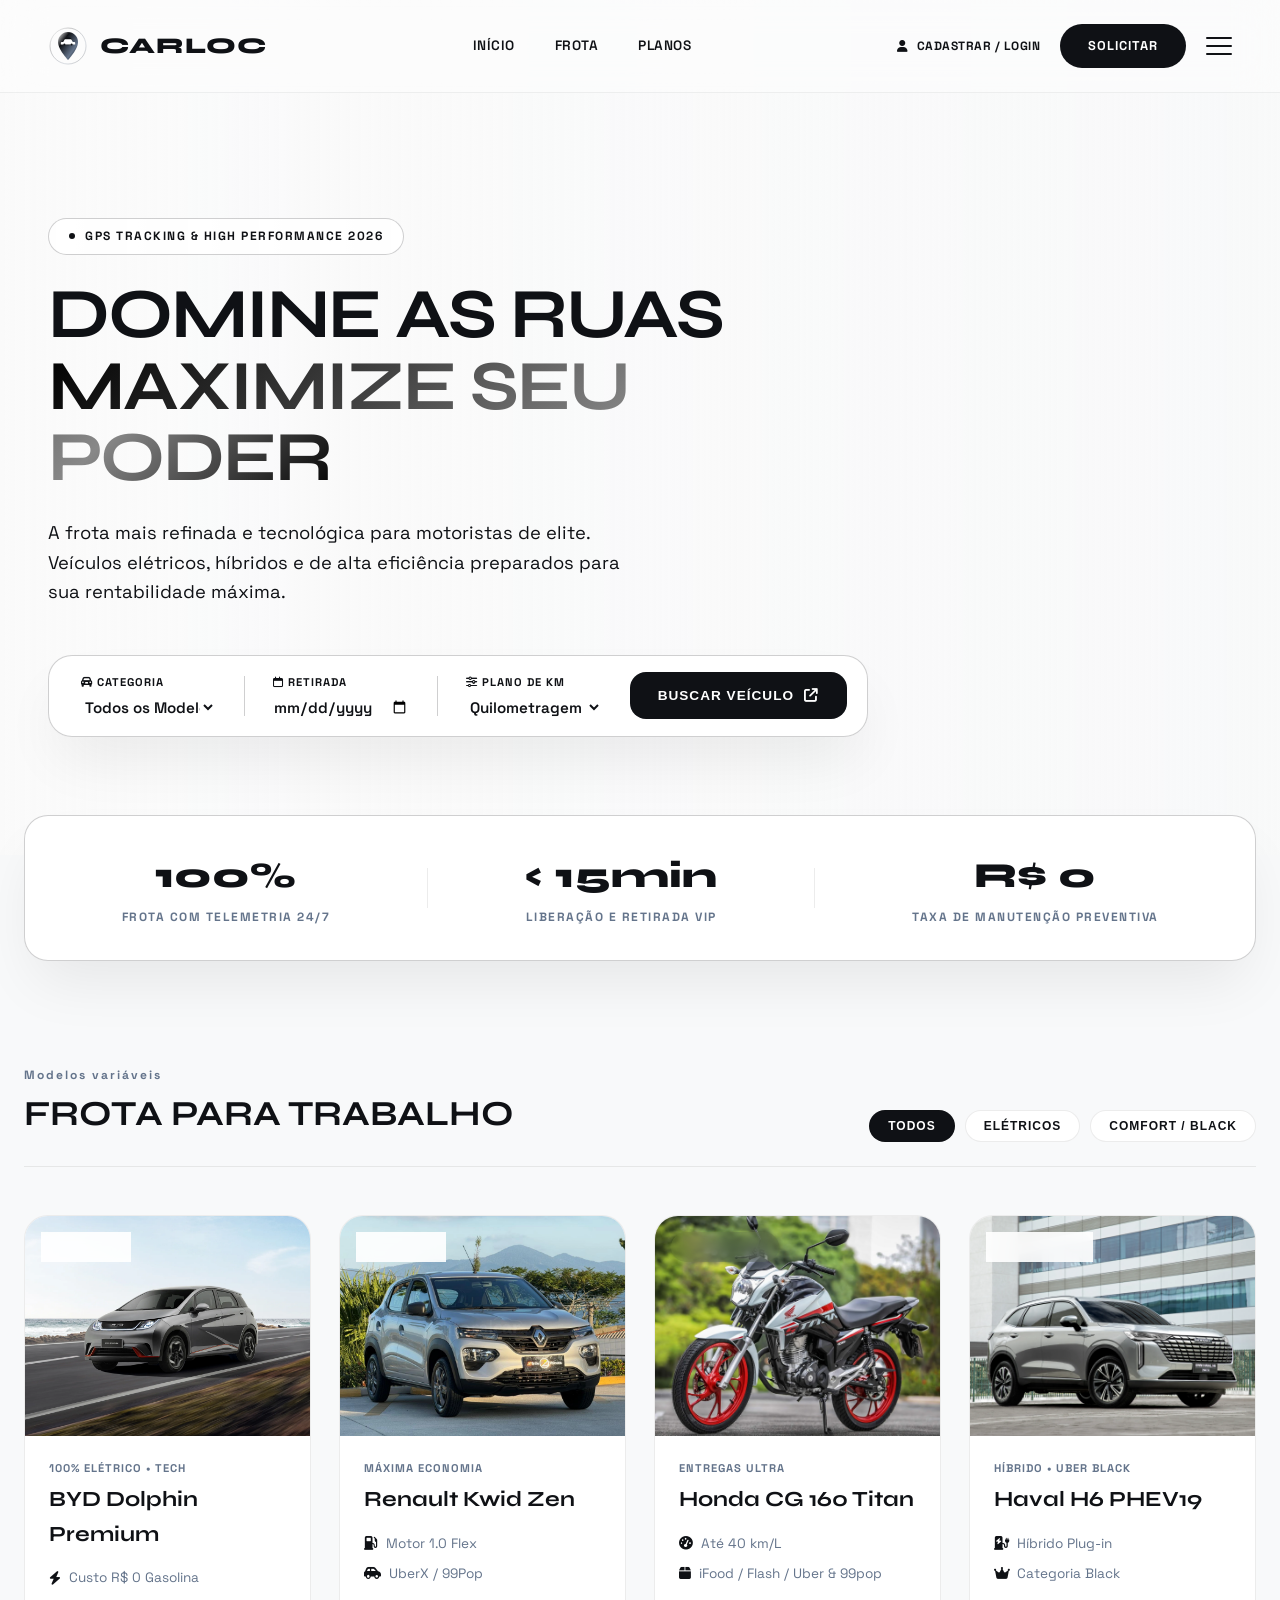
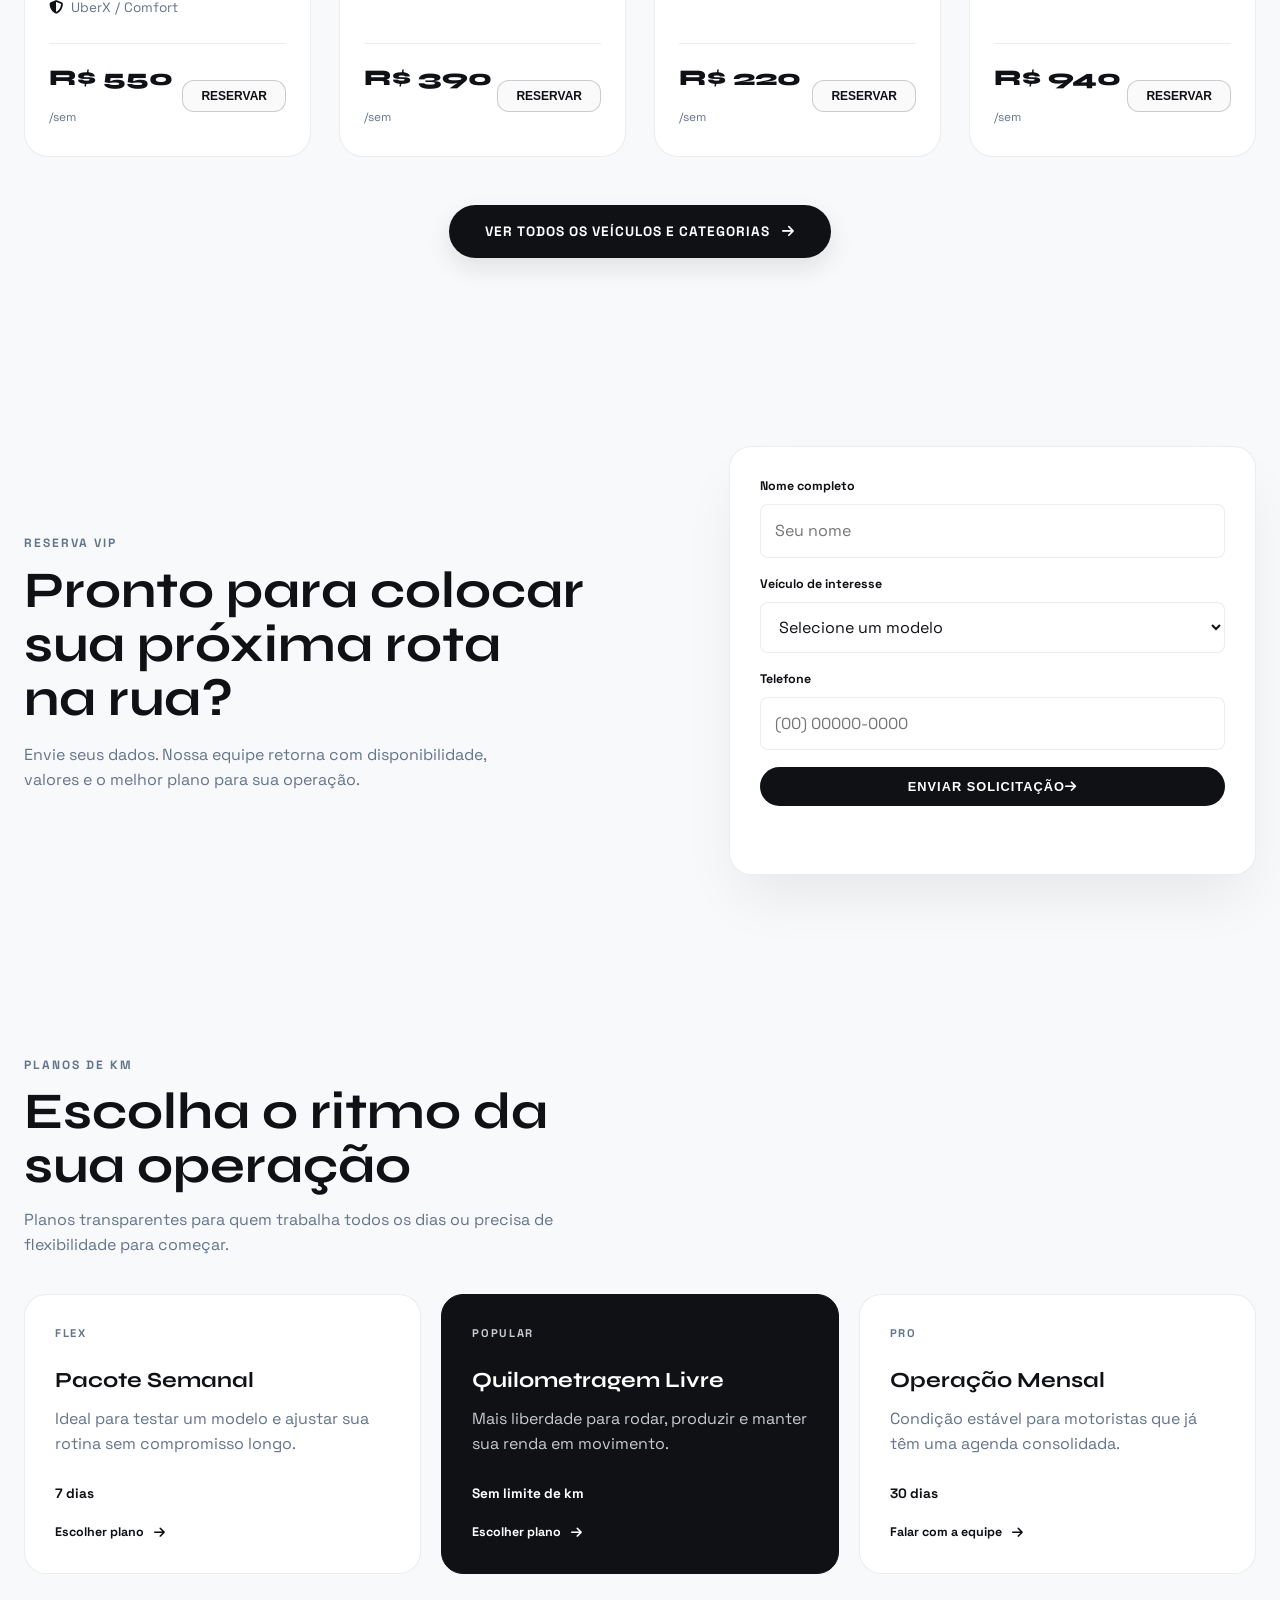
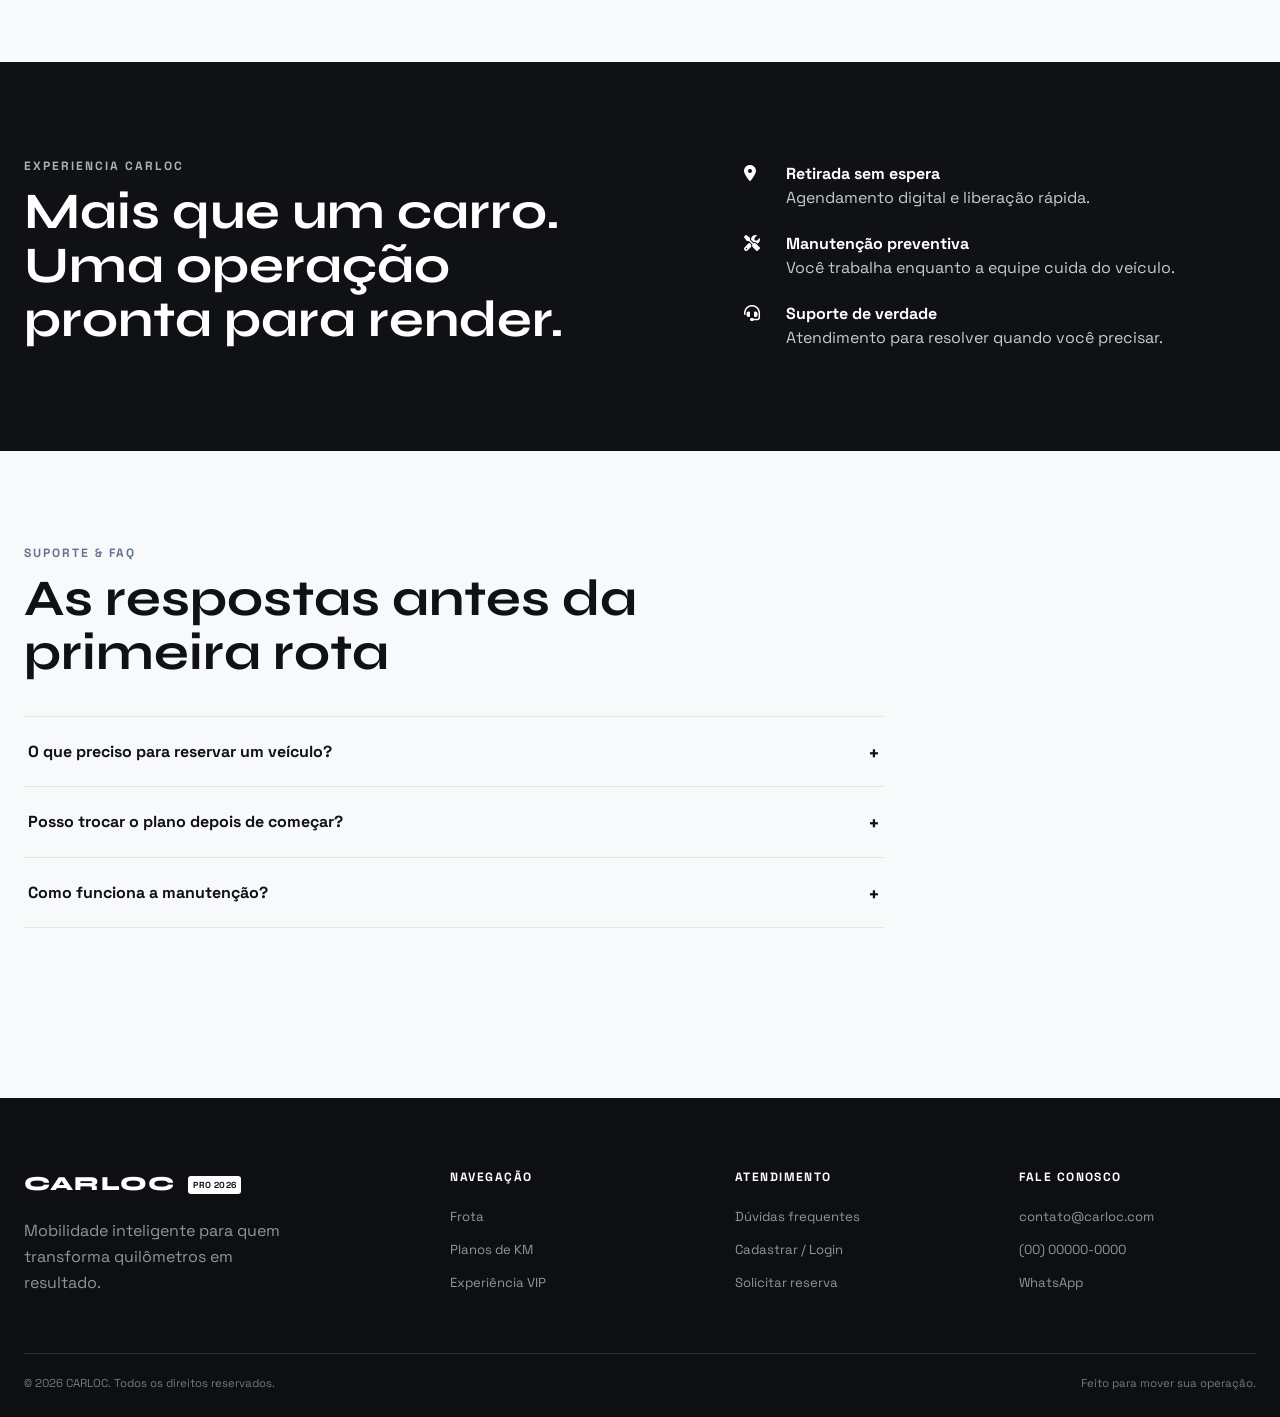
<file: src/main/resources/static/index.html>
<!doctype html>
<html lang="pt-BR">

<head>
  <meta charset="UTF-8" />
  <meta name="viewport" content="width=device-width, initial-scale=1.0" />
  <title>CARLOC | Ultra Luxury Edition</title>
  <link rel="icon" type="image/svg+xml" href="assets/favicon.svg" />
  <link rel="shortcut icon" href="assets/favicon.svg" type="image/svg+xml" />

  <link rel="stylesheet" href="https://cdnjs.cloudflare.com/ajax/libs/font-awesome/6.4.0/css/all.min.css" />
  <link
    href="https://fonts.googleapis.com/css2?family=Space+Grotesk:wght@300;400;500;600;700&family=Syne:wght@700;800;900&display=swap"
    rel="stylesheet" />
  <link rel="stylesheet" href="css/style.css">
  <link rel="stylesheet" href="css/frotas.css">

</head>

<body>

  <!-- OVERLAY DE FUNDO PARA O MENU MOBILE COM EFEITO BLUR AGRESSIVO -->
  <div class="menu-backdrop" id="menu-backdrop"></div>

  <!-- MENU HAMBÚRGUER EXPANDIDO (DRAWER ULTRA CABULOSO DARK GLASS) -->
  <aside class="mobile-drawer" id="mobile-drawer" aria-hidden="true">
    <div class="drawer-glow-effect"></div>

    <div class="drawer-header">
      <div class="logo">
        <span class="logo-main">CARLOC</span>
        <span class="badge-v2">PRO 2026</span>
      </div>
      <button class="drawer-close" id="drawer-close" aria-label="Fechar Menu">
        <i class="fa-solid fa-xmark"></i>
      </button>
    </div>

    <div class="drawer-body">
      <ul class="drawer-nav">
        <li class="nav-item-wrapper">
          <a href="#inicio" class="drawer-link active">
            <div class="icon-box"><i class="fa-solid fa-house-laptop"></i></div>
            <span class="link-text">Início</span>
            <i class="fa-solid fa-chevron-right arrow-icon"></i>
          </a>
        </li>
        <li class="nav-item-wrapper">
          <a href="#frota" class="drawer-link">
            <div class="icon-box"><i class="fa-solid fa-gauge-high"></i></div>
            <span class="link-text">Frota & Coleção</span>
            <i class="fa-solid fa-chevron-right arrow-icon"></i>
          </a>
        </li>
        <li class="nav-item-wrapper">
          <a href="#planos" class="drawer-link">
            <div class="icon-box"><i class="fa-solid fa-sliders"></i></div>
            <span class="link-text">Planos de KM</span>
            <i class="fa-solid fa-chevron-right arrow-icon"></i>
          </a>
        </li>
        <li class="nav-item-wrapper">
          <a href="#experiencia" class="drawer-link">
            <div class="icon-box"><i class="fa-solid fa-crown"></i></div>
            <span class="link-text">Experiência VIP</span>
            <i class="fa-solid fa-chevron-right arrow-icon"></i>
          </a>
        </li>
        <li class="nav-item-wrapper">
          <a href="#duvidas" class="drawer-link">
            <div class="icon-box"><i class="fa-solid fa-headset"></i></div>
            <span class="link-text">Suporte & FAQ</span>
            <i class="fa-solid fa-chevron-right arrow-icon"></i>
          </a>
        </li>
      </ul>

      <div class="drawer-actions">
        <a href="auth.html" class="btn-drawer-login" id="drawer-auth-link">
          <i class="fa-solid fa-user"></i>
          <span class="auth-link-label">CADASTRAR / LOGIN</span>
          <span class="auth-logout-label">SAIR DA CONTA</span>
        </a>
        <a href="#solicitar" class="btn-drawer-primary">
          <span>SOLICITAR RESERVA</span>
          <i class="fa-solid fa-bolt-lightning"></i>
        </a>
        <a href="https://wa.me/5500000000000" target="_blank" class="btn-drawer-whatsapp">
          <i class="fa-brands fa-whatsapp"></i>
          <span>Atendimento VIP via WhatsApp</span>
        </a>
      </div>
    </div>

    <div class="drawer-footer">
      <div class="footer-info">
        <span class="status-dot"></span>
        <p>CARLOC High Performance 2026</p>
      </div>
      <div class="drawer-socials">
        <a href="#" aria-label="Instagram"><i class="fa-brands fa-instagram"></i></a>
        <a href="#" aria-label="LinkedIn"><i class="fa-brands fa-linkedin-in"></i></a>
        <a href="#" aria-label="YouTube"><i class="fa-brands fa-youtube"></i></a>
      </div>
    </div>
  </aside>

  <!-- NAVBAR EXPANDIDA TRANSPARENTE -->
  <nav class="navbar-full">
    <div class="nav-container">

      <div class="logo">
        <div class="logo-icon-wrapper spin-logo">
          <svg class="logo-svg" viewBox="0 0 100 100" fill="none" xmlns="http://www.w3.org/2000/svg">
            <circle cx="50" cy="50" r="45" stroke="url(#metallic-grad)" stroke-width="2" opacity="0.3" />
            <path d="M50 15C36.2 15 25 26.2 25 40C25 58.8 50 85 50 85C50 85 75 58.8 75 40C75 26.2 63.8 15 50 15Z"
              fill="url(#metallic-grad)" />
            <circle cx="50" cy="38" r="10" fill="#0f1115" />
            <path d="M38 40L42 33H58L62 40H66C67.1 40 68 40.9 68 42V46H32V42C32 40.9 32.9 40 34 40H38Z"
              fill="#ffffff" />
            <circle cx="41" cy="46" r="2.5" fill="#0f1115" />
            <circle cx="59" cy="46" r="2.5" fill="#0f1115" />
            <defs>
              <linearGradient id="metallic-grad" x1="0%" y1="0%" x2="100%" y2="100%">
                <stop offset="0%" stop-color="#ffffff" />
                <stop offset="30%" stop-color="#0f1115" />
                <stop offset="70%" stop-color="#64748b" />
                <stop offset="100%" stop-color="#000000" />
              </linearGradient>
            </defs>
          </svg>
        </div>

        <div class="logo-text-group">
          <span class="logo-main">CARLOC</span>
        </div>
      </div>

      <div class="nav-links">
        <a href="#inicio" class="nav-item">INÍCIO</a>
        <a href="#frota" class="nav-item">FROTA</a>
        <a href="#planos" class="nav-item">PLANOS</a>
      </div>

      <div class="nav-actions">
        <a href="auth.html" class="btn-nav-login" id="nav-auth-link">
          <i class="fa-solid fa-user"></i>
          <span class="auth-link-label">CADASTRAR / LOGIN</span>
          <span class="auth-logout-label">SAIR DA CONTA</span>
        </a>
        <a href="#solicitar" class="btn-dark-glow">
          <span>SOLICITAR</span>
        </a>
        <button class="menu-toggle" id="menu-toggle" aria-label="Abrir Menu">
          <span></span>
          <span></span>
          <span></span>
        </button>
      </div>
    </div>
  </nav>

  <!-- HERO SECTION LATERAL COM VÍDEO -->
  <header class="hero" id="inicio">
    <div class="hero-video-wrapper">
      <video autoplay loop muted playsinline class="hero-video">
        <source src="assets/havalvd.mp4" type="video/mp4" />
      </video>
      <div class="hero-video-overlay"></div>
    </div>

    <div class="hero-content-left">
      <div class="hero-badge reveal-up">
        <span class="badge-dot"></span>
        <span>GPS TRACKING & HIGH PERFORMANCE 2026</span>
      </div>

      <h1 class="hero-title reveal-up">
        DOMINE AS RUAS<br />
        <span class="text-liquid-silver">MAXIMIZE SEU PODER</span>
      </h1>

      <p class="hero-subtitle reveal-up">
        A frota mais refinada e tecnológica para motoristas de elite. Veículos elétricos, híbridos e de alta eficiência
        preparados para sua rentabilidade máxima.
      </p>

      <div class="floating-widget reveal-up">
        <div class="widget-field">
          <label><i class="fa-solid fa-car-rear"></i> CATEGORIA</label>
          <select>
            <option>Todos os Modelos</option>
            <option>Elétricos High-Tech</option>
            <option>Sedan Comfort / Black</option>
            <option>Motos / Utilitários Express</option>
          </select>
        </div>

        <div class="widget-sep"></div>

        <div class="widget-field">
          <label><i class="fa-regular fa-calendar"></i> RETIRADA</label>
          <input type="date" />
        </div>

        <div class="widget-sep"></div>

        <div class="widget-field">
          <label><i class="fa-solid fa-sliders"></i> PLANO DE KM</label>
          <select>
            <option>Quilometragem Livre</option>
            <option>Pacote Semanal Flex</option>
          </select>
        </div>

        <button class="btn-widget-search">
          <span>BUSCAR VEÍCULO</span>
          <i class="fa-solid fa-arrow-up-right-from-square"></i>
        </button>
      </div>
    </div>
  </header>

  <!-- SEÇÃO INTERMEDIÁRIA TELEMETRIA -->
  <section class="telemetry-strip reveal-up" id="tecnologia">
    <div class="telemetry-container">
      <div class="telemetry-item">
        <span class="telemetry-val">100%</span>
        <span class="telemetry-lbl">FROTA COM TELEMETRIA 24/7</span>
      </div>
      <div class="telemetry-divider"></div>
      <div class="telemetry-item">
        <span class="telemetry-val">&lt; 15min</span>
        <span class="telemetry-lbl">LIBERAÇÃO E RETIRADA VIP</span>
      </div>
      <div class="telemetry-divider"></div>
      <div class="telemetry-item">
        <span class="telemetry-val">R$ 0</span>
        <span class="telemetry-lbl">TAXA DE MANUTENÇÃO PREVENTIVA</span>
      </div>
    </div>
  </section>

  <!-- COLEÇÃO DE VEÍCULOS -->
  <section id="frota" class="fleet-section">
    <div class="section-head reveal-up">
      <div>
        <span class="sub-tag">Modelos variáveis</span>
        <h2>FROTA PARA TRABALHO</h2>
      </div>
      <div class="fleet-tabs">
        <button class="tab-btn active">TODOS</button>
        <button class="tab-btn">ELÉTRICOS</button>
        <button class="tab-btn">COMFORT / BLACK</button>
      </div>
    </div>

    <div class="fleet-grid">
      <div class="vehicle-card reveal-up" data-category="electric">
        <div class="card-badge">DISPONÍVEL</div>
        <div class="card-img">
          <img src="assets/ft1.webp" alt="BYD Dolphin" />
        </div>
        <div class="card-body">
          <span class="card-cat">100% ELÉTRICO • TECH</span>
          <h3>BYD Dolphin Premium</h3>
          <ul class="card-specs">
            <li><i class="fa-solid fa-bolt"></i> Custo R$ 0 Gasolina</li>
            <li><i class="fa-solid fa-shield-halved"></i> UberX / Comfort</li>
          </ul>
          <div class="card-footer">
            <div class="price">R$ 550 <span>/sem</span></div>
            <button class="btn-card-action">RESERVAR</button>
          </div>
        </div>
      </div>

      <div class="vehicle-card reveal-up" data-category="economy">
        <div class="card-badge">DISPONÍVEL</div>
        <div class="card-img">
          <img src="assets/ft2.webp" alt="Renault Kwid" />
        </div>
        <div class="card-body">
          <span class="card-cat">MÁXIMA ECONOMIA</span>
          <h3>Renault Kwid Zen</h3>
          <ul class="card-specs">
            <li><i class="fa-solid fa-gas-pump"></i> Motor 1.0 Flex</li>
            <li><i class="fa-solid fa-car-side"></i> UberX / 99Pop</li>
          </ul>
          <div class="card-footer">
            <div class="price">R$ 390 <span>/sem</span></div>
            <button class="btn-card-action">RESERVAR</button>
          </div>
        </div>
      </div>

      <div class="vehicle-card highlight reveal-up" data-category="motorcycle">
        <div class="card-badge badge-dark">MAIS POPULAR</div>
        <div class="card-img">
          <img src="assets/ft3.jpg" alt="Honda CG 160 Titan" />
        </div>
        <div class="card-body">
          <span class="card-cat">ENTREGAS ULTRA</span>
          <h3>Honda CG 160 Titan</h3>
          <ul class="card-specs">
            <li><i class="fa-solid fa-gauge-high"></i> Até 40 km/L</li>
            <li><i class="fa-solid fa-box"></i> iFood / Flash / Uber & 99pop </li>
          </ul>
          <div class="card-footer">
            <div class="price">R$ 220 <span>/sem</span></div>
            <button class="btn-card-action">RESERVAR</button>
          </div>
        </div>
      </div>

      <div class="vehicle-card reveal-up" data-category="comfort">
        <div class="card-badge">BLACK EDITION</div>
        <div class="card-img">
          <img src="assets/ft4.webp" alt="Haval H6" />
        </div>
        <div class="card-body">
          <span class="card-cat">HÍBRIDO • UBER BLACK</span>
          <h3>Haval H6 PHEV19</h3>
          <ul class="card-specs">
            <li><i class="fa-solid fa-charging-station"></i> Híbrido Plug-in</li>
            <li><i class="fa-solid fa-crown"></i> Categoria Black</li>
          </ul>
          <div class="card-footer">
            <div class="price">R$ 940 <span>/sem</span></div>
            <button class="btn-card-action">RESERVAR</button>
          </div>
        </div>
      </div>
    </div>

    <!-- BOTÃO CENTRALIZADO PARA DIRECIONAMENTO -->
    <div class="fleet-more-wrapper reveal-up">
      <a href="frotas.html" class="btn-see-all">
        <span>VER TODOS OS VEÍCULOS E CATEGORIAS</span>
        <i class="fa-solid fa-arrow-right"></i>
      </a>
    </div>
  </section>

  <section class="booking-section" id="solicitar">
    <div class="booking-copy">
      <span class="sub-tag">RESERVA VIP</span>
      <h2>Pronto para colocar sua próxima rota na rua?</h2>
      <p>Envie seus dados. Nossa equipe retorna com disponibilidade, valores e o melhor plano para sua operação.</p>
    </div>
    <form class="booking-form" id="booking-form">
      <label for="booking-name">Nome completo</label>
      <input id="booking-name" type="text" placeholder="Seu nome" required />
      <label for="booking-vehicle">Veículo de interesse</label>
      <select id="booking-vehicle" required>
        <option value="">Selecione um modelo</option>
        <option>BYD Dolphin Premium</option>
        <option>BYD Dolphin Plus</option>
        <option>BYD Dolphin GS</option>
        <option>Renault Kwid Zen</option>
        <option>Renault Kwid Intense</option>
        <option>Renault Kwid Outsider</option>
        <option>Honda CG 160 Titan</option>
        <option>Honda CG 160 Start</option>
        <option>Honda CG 160 Fan</option>
        <option>Haval H6 PHEV19</option>
        <option>Haval H6 HEV2</option>
        <option>Haval H6 GT</option>
        <option>Moto Express</option>
      </select>
      <label for="booking-phone">Telefone</label>
      <input id="booking-phone" type="tel" placeholder="(00) 00000-0000" required />
      <button class="btn-dark-glow" type="submit">ENVIAR SOLICITAÇÃO <i class="fa-solid fa-arrow-right"></i></button>
      <p class="booking-message" id="booking-message" role="status" aria-live="polite"></p>
    </form>
  </section>

  <section class="plans-section" id="planos">
    <div class="content-section-head">
      <span class="sub-tag">PLANOS DE KM</span>
      <h2>Escolha o ritmo da sua operação</h2>
      <p>Planos transparentes para quem trabalha todos os dias ou precisa de flexibilidade para começar.</p>
    </div>
    <div class="plans-grid">
      <article class="plan-card">
        <span class="plan-label">FLEX</span>
        <h3>Pacote Semanal</h3>
        <p>Ideal para testar um modelo e ajustar sua rotina sem compromisso longo.</p>
        <strong>7 dias</strong>
        <a href="#solicitar" class="section-action">Escolher plano <i class="fa-solid fa-arrow-right"></i></a>
      </article>
      <article class="plan-card featured">
        <span class="plan-label">POPULAR</span>
        <h3>Quilometragem Livre</h3>
        <p>Mais liberdade para rodar, produzir e manter sua renda em movimento.</p>
        <strong>Sem limite de km</strong>
        <a href="#solicitar" class="section-action">Escolher plano <i class="fa-solid fa-arrow-right"></i></a>
      </article>
      <article class="plan-card">
        <span class="plan-label">PRO</span>
        <h3>Operação Mensal</h3>
        <p>Condição estável para motoristas que já têm uma agenda consolidada.</p>
        <strong>30 dias</strong>
        <a href="#solicitar" class="section-action">Falar com a equipe <i class="fa-solid fa-arrow-right"></i></a>
      </article>
    </div>
  </section>

  <section class="experience-section" id="experiencia">
    <div class="experience-inner">
      <div>
        <span class="sub-tag">EXPERIENCIA CARLOC</span>
        <h2>Mais que um carro. Uma operação pronta para render.</h2>
      </div>
      <div class="experience-points">
        <p><i class="fa-solid fa-location-dot"></i><span><strong>Retirada sem espera</strong>Agendamento digital e liberação rápida.</span></p>
        <p><i class="fa-solid fa-screwdriver-wrench"></i><span><strong>Manutenção preventiva</strong>Você trabalha enquanto a equipe cuida do veículo.</span></p>
        <p><i class="fa-solid fa-headset"></i><span><strong>Suporte de verdade</strong>Atendimento para resolver quando você precisar.</span></p>
      </div>
    </div>
  </section>

  <section class="faq-section" id="duvidas">
    <div class="content-section-head">
      <span class="sub-tag">SUPORTE &amp; FAQ</span>
      <h2>As respostas antes da primeira rota</h2>
    </div>
    <div class="faq-list">
      <details>
        <summary>O que preciso para reservar um veículo?</summary>
        <p>Tenha sua habilitação válida, documento de identificação e cadastro aprovado na CARLOC.</p>
      </details>
      <details>
        <summary>Posso trocar o plano depois de começar?</summary>
        <p>Sim. Nossa equipe avalia a melhor mudança de plano conforme sua operação e disponibilidade da frota.</p>
      </details>
      <details>
        <summary>Como funciona a manutenção?</summary>
        <p>A manutenção preventiva é acompanhada pela CARLOC. Você recebe orientações e agenda o atendimento sem interromper sua operação.</p>
      </details>
    </div>
  </section>

  <footer class="site-footer">
    <div class="footer-main">
      <div class="footer-brand">
        <a href="#inicio" class="footer-logo">CARLOC <span>PRO 2026</span></a>
        <p>Mobilidade inteligente para quem transforma quilômetros em resultado.</p>
      </div>
      <div class="footer-column">
        <h3>Navegação</h3>
        <a href="#frota">Frota</a>
        <a href="#planos">Planos de KM</a>
        <a href="#experiencia">Experiência VIP</a>
      </div>
      <div class="footer-column">
        <h3>Atendimento</h3>
        <a href="#duvidas">Dúvidas frequentes</a>
        <a href="auth.html">Cadastrar / Login</a>
        <a href="#solicitar">Solicitar reserva</a>
      </div>
      <div class="footer-column">
        <h3>Fale conosco</h3>
        <a href="mailto:contato@carloc.com">contato@carloc.com</a>
        <a href="tel:+5500000000000">(00) 00000-0000</a>
        <a href="https://wa.me/5500000000000" target="_blank" rel="noreferrer">WhatsApp</a>
      </div>
    </div>
    <div class="footer-bottom">
      <span>© 2026 CARLOC. Todos os direitos reservados.</span>
      <span>Feito para mover sua operação.</span>
    </div>
  </footer>


  <script src="js/script.js"></script>
  <script src="js/config.js"></script>
</body>

</html>
</file>
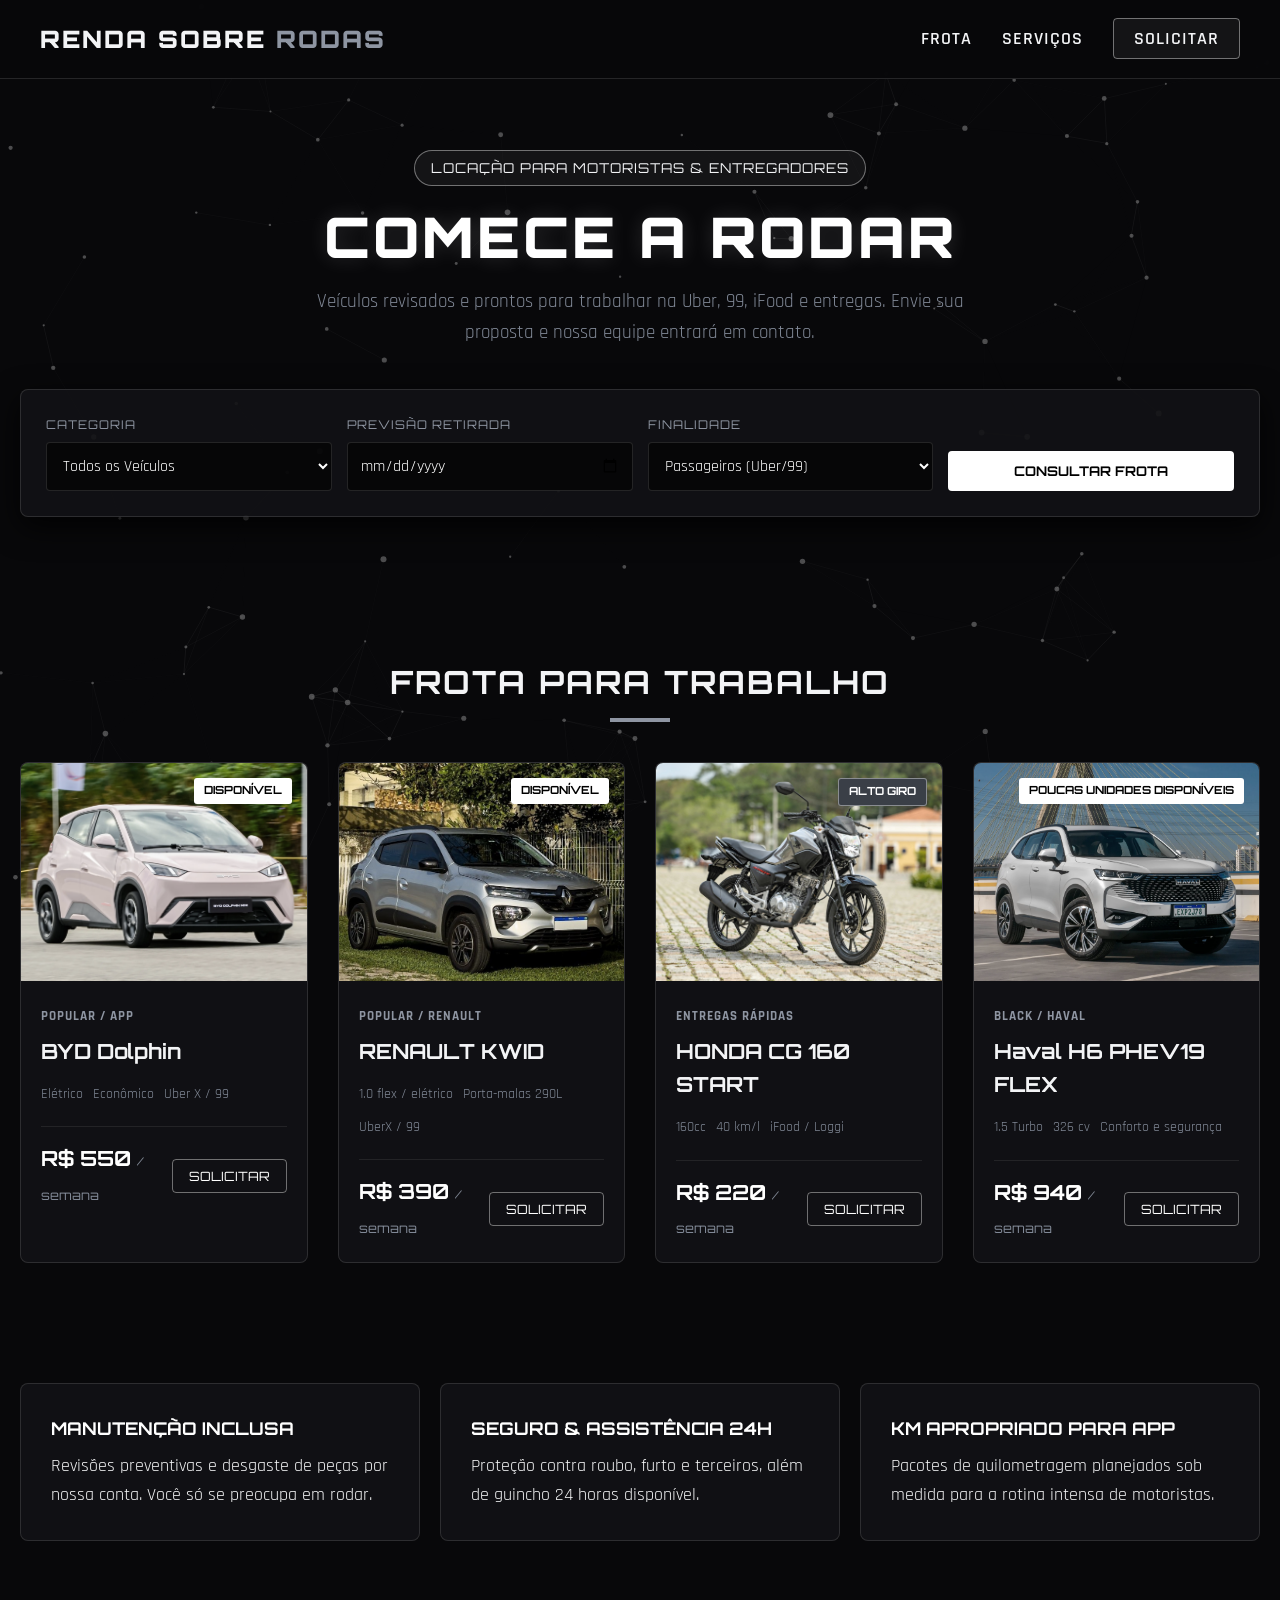
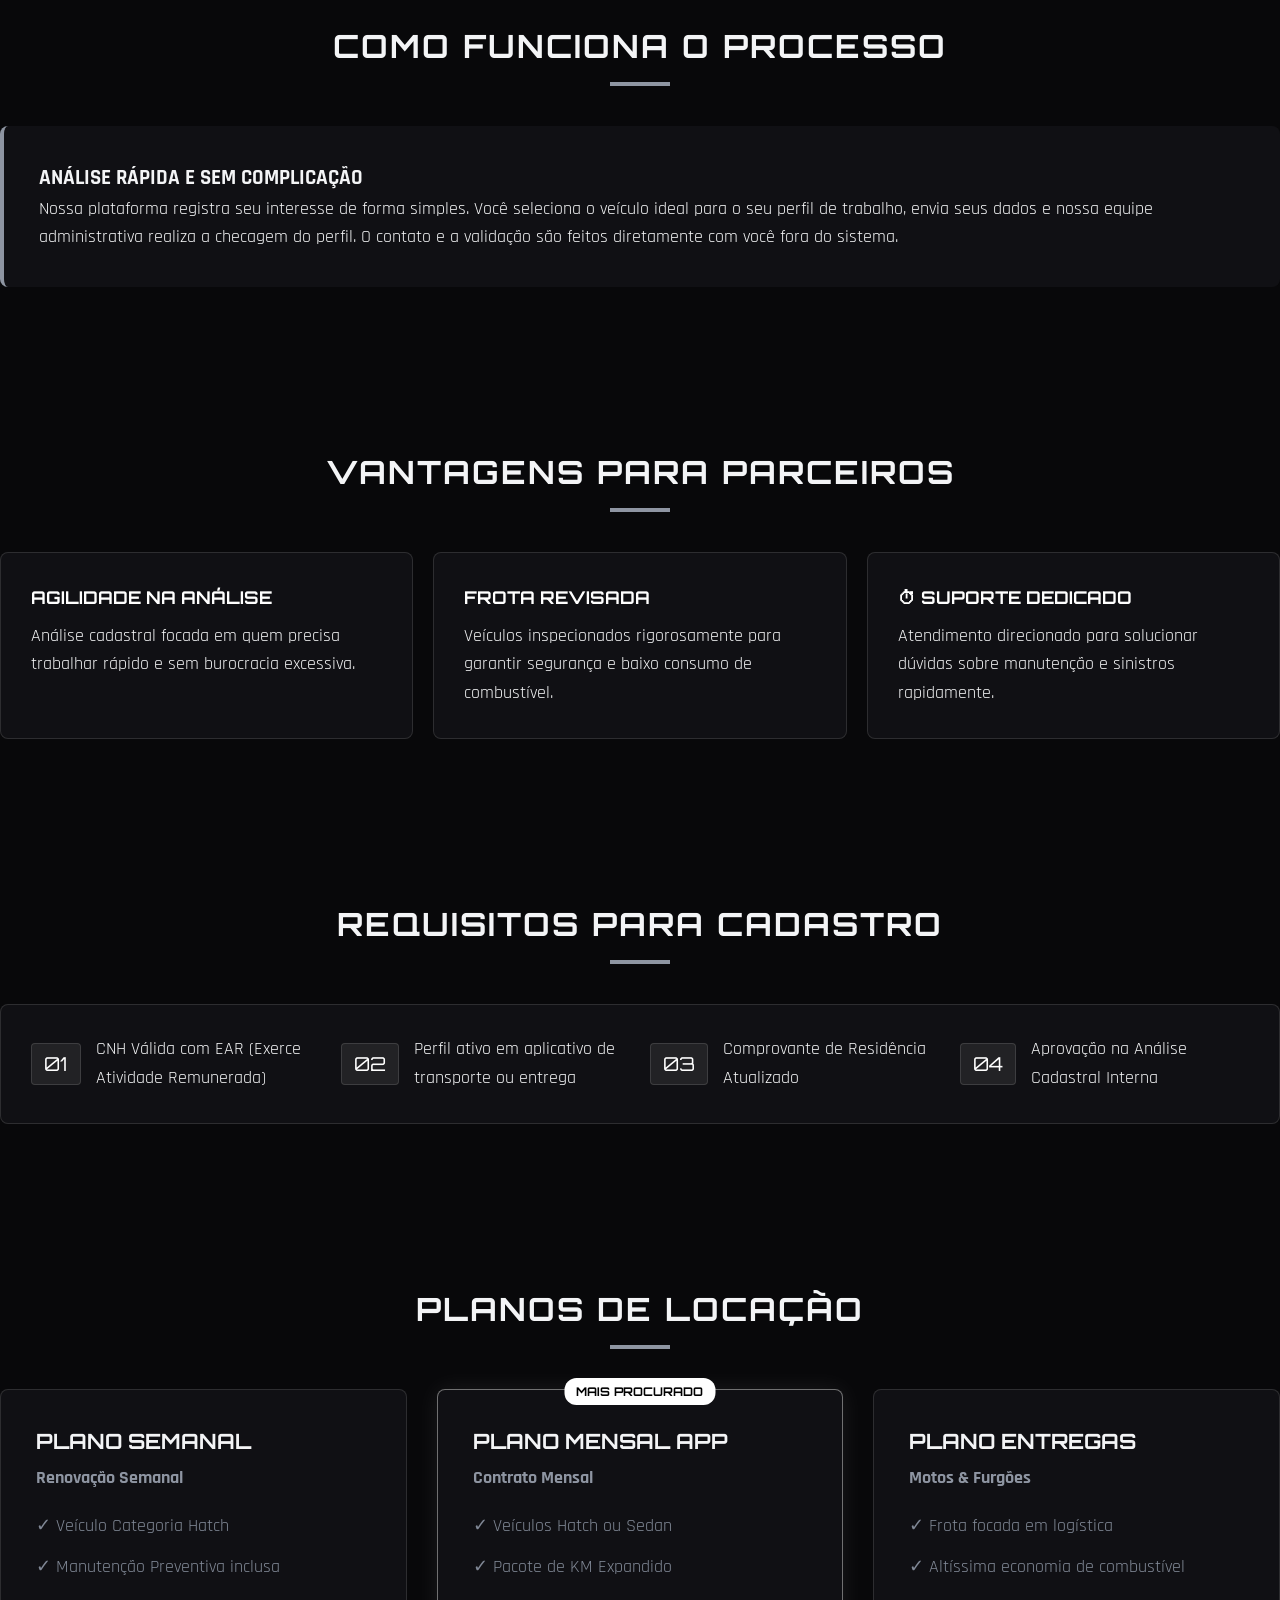
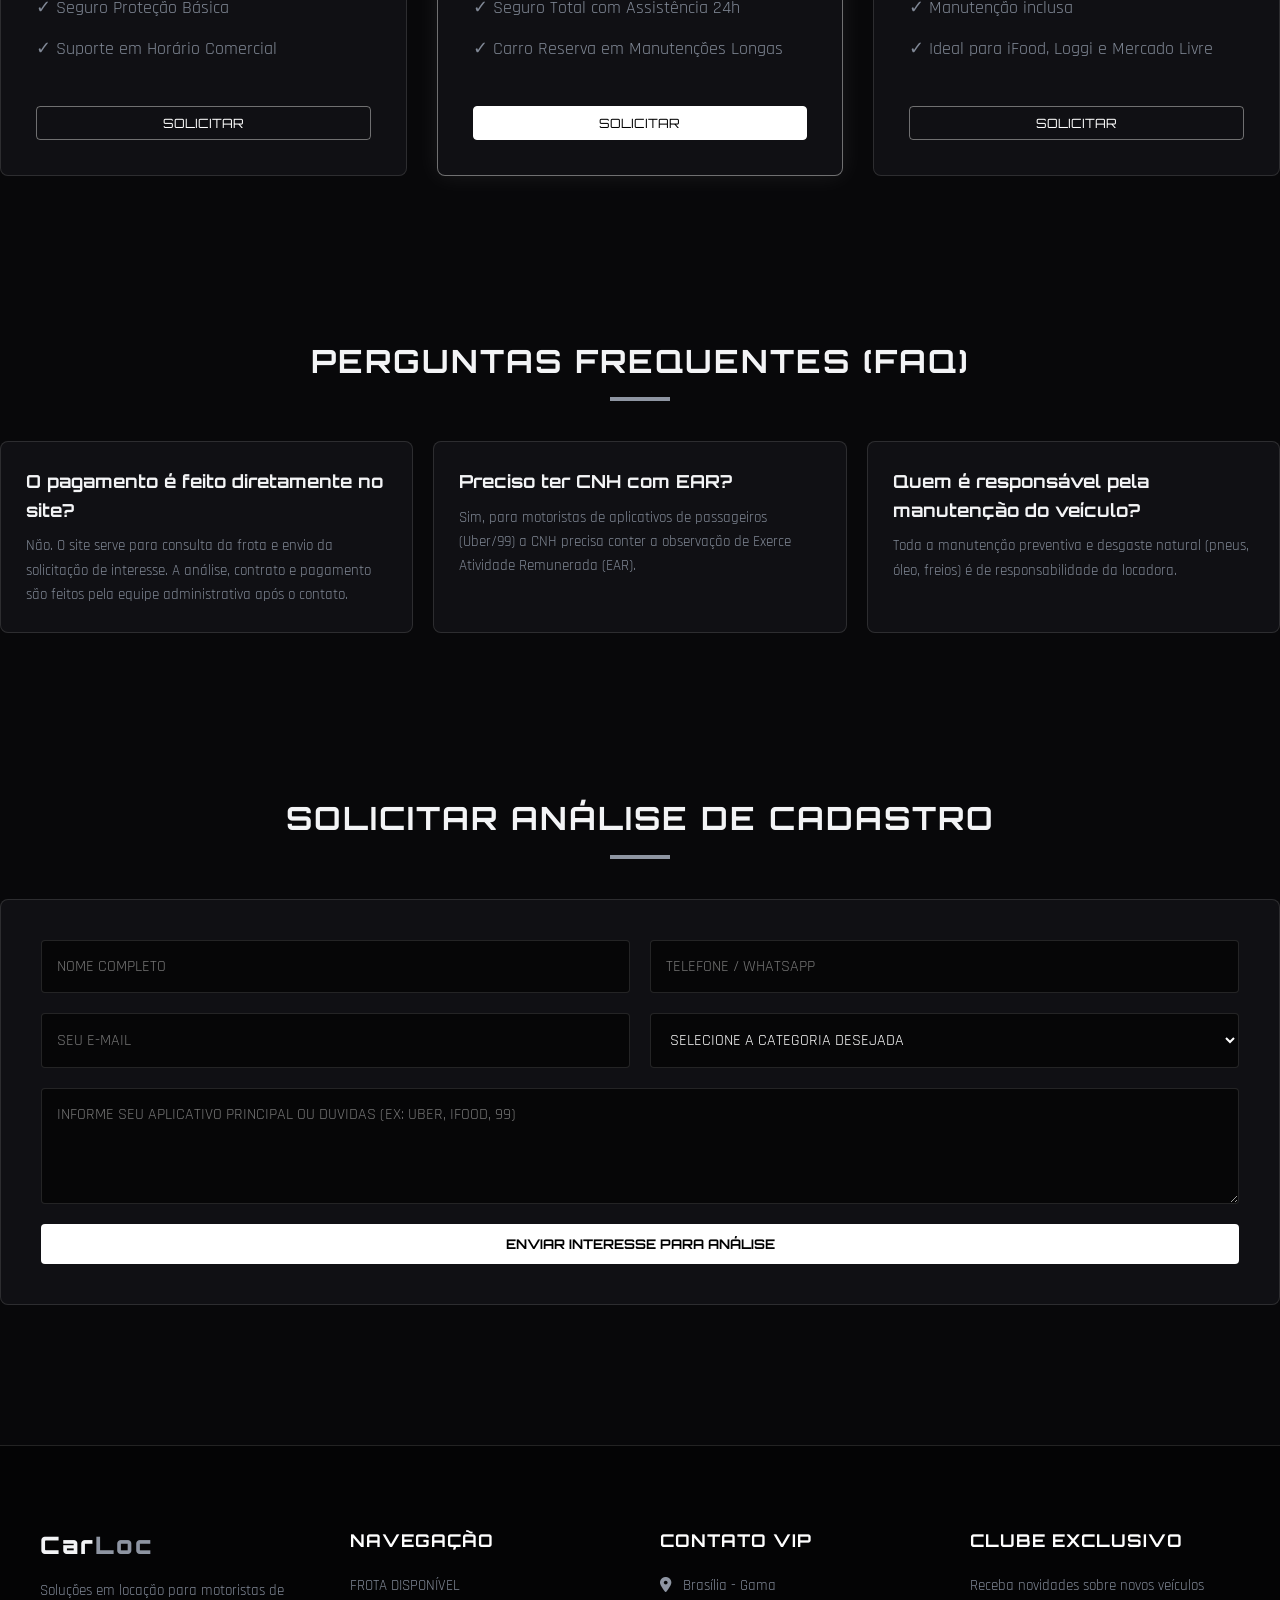
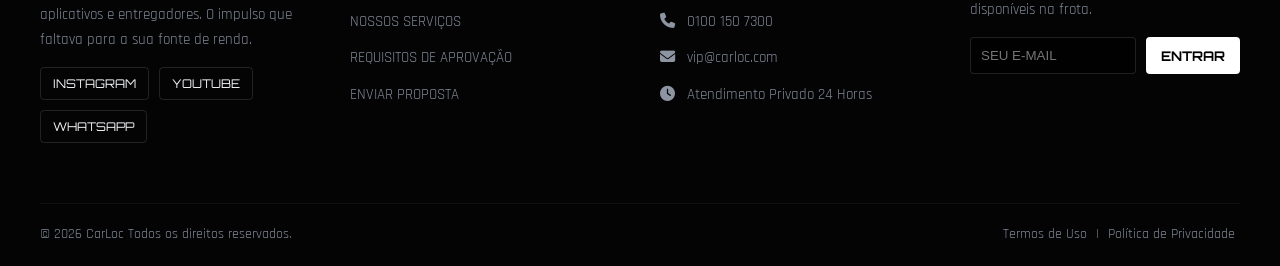
<file: src/main/resources/static/Locadora-veiculos-para-motoristas-e-entregadores-main/index.html>
<!doctype html>
<html lang="pt-BR">
  <head>
    <meta charset="UTF-8" />
    <meta name="viewport" content="width=device-width, initial-scale=1.0" />
    <title>CarLoc | Locação para Motoristas e Entregadores</title>
    <link rel="stylesheet" href="style/style.css" />
    <!-- Ícones Font Awesome -->
    <link
      rel="stylesheet"
      href="https://cdnjs.cloudflare.com/ajax/libs/font-awesome/6.4.0/css/all.min.css"
    />
    <link
      href="https://fonts.googleapis.com/css2?family=Orbitron:wght@500;700;900&family=Rajdhani:wght@500;600;700&display=swap"
      rel="stylesheet"
    />
  </head>
  <body>
    <!-- Fundo de Partículas Interativas -->
    <canvas id="bg-canvas"></canvas>

    <!-- Navegação Superior -->
    <nav class="navbar">
      <div class="logo">RENDA SOBRE <span>RODAS</span></div>
      <ul class="nav-links">
        <li><a href="#frota">FROTA</a></li>
        <li><a href="#diferenciais">SERVIÇOS</a></li>
        <li><a href="#contato" class="btn-nav">SOLICITAR</a></li>
      </ul>
    </nav>

    <main class="container">
      <!-- Hero Section -->
      <header class="hero">
        <div class="badge">LOCAÇÃO PARA MOTORISTAS & ENTREGADORES</div>
        <h1 class="glitch-title">COMECE A RODAR</h1>
        <p class="subtitle">
          Veículos revisados e prontos para trabalhar na Uber, 99, iFood e entregas. Envie sua proposta e nossa equipe entrará em contato.
        </p>

        <!-- Card de Busca / Consulta Rápida -->
        <div class="booking-bar">
          <div class="input-group">
            <label>CATEGORIA</label>
            <select>
              <option>Todos os Veículos</option>
              <option>Hatch (Uber/99)</option>
              <option>Sedan (Comfort/Black)</option>
              <option>Motos/Utilitários (Entregas)</option>
            </select>
          </div>
          <div class="input-group">
            <label>PREVISÃO RETIRADA</label>
            <input type="date" />
          </div>
          <div class="input-group">
            <label>FINALIDADE</label>
            <select>
              <option>Passageiros (Uber/99)</option>
              <option>Entregas (Motos/Furgões)</option>
            </select>
          </div>
          <button class="btn-search">CONSULTAR FROTA</button>
        </div>
      </header>

      <!-- GALERIA DE VEÍCULOS -->
      <section id="frota" class="gallery-section">
        <div class="section-header">
          <h2> FROTA PARA TRABALHO</h2>
          <div class="line"></div>
        </div>

        <div class="grid-gallery">
          <!-- CARRO 1 -->
          <div class="card-tilt">
            <div class="card-inner">
              <div class="tag-status">DISPONÍVEL</div>
              <div class="img-wrapper">
                <img
                  src="assets/img1.webp"
                  alt="Byd Dolphin"
                />
                <div class="overlay"></div>
              </div>
              <div class="card-info">
                <span class="category">POPULAR / APP</span>
                <h3>BYD Dolphin</h3>
                <div class="specs">
                  <span> Elétrico</span>
                  <span> Econômico</span>
                  <span> Uber X / 99</span>
                </div>
                <div class="price-box">
                  <span class="price">R$ 550 <span>/ semana</span></span>
                  <button class="btn-card">SOLICITAR</button>
                </div>
              </div>
            </div>
          </div>

          <!-- CARRO 2 -->
          <div class="card-tilt">
            <div class="card-inner">
              <div class="tag-status">DISPONÍVEL</div>
              <div class="img-wrapper">
                <img
                  src="assets/img2.jpg"
                  alt="Renault Kwid"
                />
                <div class="overlay"></div>
              </div>
              <div class="card-info">
                <span class="category">POPULAR / RENAULT</span>
                <h3>RENAULT KWID</h3>
                <div class="specs">
                  <span> 1.0 flex / elétrico</span>
                  <span> Porta-malas 290L </span>
                  <span> UberX / 99</span>
                </div>
                <div class="price-box">
                  <span class="price">R$ 390 <span>/ semana</span></span>
                  <button class="btn-card">SOLICITAR</button>
                </div>
              </div>
            </div>
          </div>

          <!-- CARRO 3 -->
          <div class="card-tilt">
            <div class="card-inner">
              <div class="tag-status red">ALTO GIRO</div>
              <div class="img-wrapper">
                <img
                  src="assets/img3.jpg"
                  alt="Moto Carga"
                />
                <div class="overlay"></div>
              </div>
              <div class="card-info">
                <span class="category">ENTREGAS RÁPIDAS</span>
                <h3>HONDA CG 160 START</h3>
                <div class="specs">
                  <span> 160cc</span>
                  <span> 40 km/l</span>
                  <span> iFood / Loggi</span>
                </div>
                <div class="price-box">
                  <span class="price">R$ 220 <span>/ semana</span></span>
                  <button class="btn-card">SOLICITAR</button>
                </div>
              </div>
            </div>
          </div>

          <!-- CARRO 4 -->
          <div class="card-tilt">
            <div class="card-inner">
              <div class="tag-status">POUCAS UNIDADES DISPONÍVEIS</div>
              <div class="img-wrapper">
                <img
                  src="assets/img4.webp"
                  alt="Haval H6 PHEV19 FLEX"
                />
                <div class="overlay"></div>
              </div>
              <div class="card-info">
                <span class="category">BLACK / HAVAL</span>
                <h3>Haval H6 PHEV19 FLEX</h3>
                <div class="specs">
                  <span> 1.5 Turbo</span>
                  <span> 326 cv</span>
                  <span> Conforto e segurança</span>
                </div>
                <div class="price-box">
                  <span class="price">R$ 940 <span>/ semana</span></span>
                  <button class="btn-card">SOLICITAR</button>
                </div>
              </div>
            </div>
          </div>
        </div>
      </section>

      <!-- DIFERENCIAIS DA LOCADORA -->
      <section id="diferenciais" class="features-section">
        <div class="feature-card">
          <h4> MANUTENÇÃO INCLUSA</h4>
          <p>
            Revisões preventivas e desgaste de peças por nossa conta. Você só se preocupa em rodar.
          </p>
        </div>
        <div class="feature-card">
          <h4> SEGURO & ASSISTÊNCIA 24H</h4>
          <p>
            Proteção contra roubo, furto e terceiros, além de guincho 24 horas disponível.
          </p>
        </div>
        <div class="feature-card">
          <h4>KM APROPRIADO PARA APP</h4>
          <p>
            Pacotes de quilometragem planejados sob medida para a rotina intensa de motoristas.
          </p>
        </div>
      </section>
    </main>

    <!-- 1. PROPOSTA DO SERVIÇO -->
    <section class="info-section">
      <div class="section-header">
        <h2> COMO FUNCIONA O PROCESSO</h2>
        <div class="line"></div>
      </div>
      <div class="proposta-grid">
        <div class="proposta-text">
          <h3>ANÁLISE RÁPIDA E SEM COMPLICAÇÃO</h3>
          <p>
            Nossa plataforma registra seu interesse de forma simples. Você seleciona o veículo ideal para o seu perfil de trabalho, envia seus dados e nossa equipe administrativa realiza a checagem do perfil. O contato e a validação são feitos diretamente com você fora do sistema.
          </p>
        </div>
      </div>
    </section>

    <!-- 2. VANTAGENS -->
    <section class="info-section">
      <div class="section-header">
        <h2> VANTAGENS PARA PARCEIROS</h2>
        <div class="line"></div>
      </div>
      <div class="cards-grid-3">
        <div class="info-card">
          <h4> AGILIDADE NA ANÁLISE</h4>
          <p>
            Análise cadastral focada em quem precisa trabalhar rápido e sem burocracia excessiva.
          </p>
        </div>
        <div class="info-card">
          <h4> FROTA REVISADA</h4>
          <p>
            Veículos inspecionados rigorosamente para garantir segurança e baixo consumo de combustível.
          </p>
        </div>
        <div class="info-card">
          <h4>⏱ SUPORTE DEDICADO</h4>
          <p>
            Atendimento direcionado para solucionar dúvidas sobre manutenção e sinistros rapidamente.
          </p>
        </div>
      </div>
    </section>

    <!-- 3. REQUISITOS -->
    <section class="info-section">
      <div class="section-header">
        <h2> REQUISITOS PARA CADASTRO</h2>
        <div class="line"></div>
      </div>
      <div class="requisitos-box">
        <ul class="req-list">
          <li><span>01</span> CNH Válida com EAR (Exerce Atividade Remunerada)</li>
          <li><span>02</span> Perfil ativo em aplicativo de transporte ou entrega</li>
          <li><span>03</span> Comprovante de Residência Atualizado</li>
          <li><span>04</span> Aprovação na Análise Cadastral Interna</li>
        </ul>
      </div>
    </section>

    <!-- 4. PLANOS DE LOCAÇÃO -->
    <section class="info-section">
      <div class="section-header">
        <h2>PLANOS DE LOCAÇÃO</h2>
        <div class="line"></div>
      </div>
      <div class="planos-grid">
        <!-- PLANO 1 -->
        <div class="plano-card">
          <h3>PLANO SEMANAL</h3>
          <div class="plano-price">Renovação Semanal</div>
          <ul>
            <li>✓ Veículo Categoria Hatch</li>
            <li>✓ Manutenção Preventiva inclusa</li>
            <li>✓ Seguro Proteção Básica</li>
            <li>✓ Suporte em Horário Comercial</li>
          </ul>
          <button class="btn-card">SOLICITAR</button>
        </div>
        <!-- PLANO 2 (DESTACADO) -->
        <div class="plano-card destaque">
          <div class="badge-plano">MAIS PROCURADO</div>
          <h3>PLANO MENSAL APP</h3>
          <div class="plano-price">Contrato Mensal</div>
          <ul>
            <li>✓ Veículos Hatch ou Sedan</li>
            <li>✓ Pacote de KM Expandido</li>
            <li>✓ Seguro Total com Assistência 24h</li>
            <li>✓ Carro Reserva em Manutenções Longas</li>
          </ul>
          <button class="btn-card active">SOLICITAR</button>
        </div>
        <!-- PLANO 3 -->
        <div class="plano-card">
          <h3>PLANO ENTREGAS</h3>
          <div class="plano-price">Motos & Furgões</div>
          <ul>
            <li>✓ Frota focada em logística</li>
            <li>✓ Altíssima economia de combustível</li>
            <li>✓ Manutenção inclusa</li>
            <li>✓ Ideal para iFood, Loggi e Mercado Livre</li>
          </ul>
          <button class="btn-card">SOLICITAR</button>
        </div>
      </div>
    </section>

    <!-- 5. FAQ (PERGUNTAS FREQUENTES) -->
    <section class="info-section">
      <div class="section-header">
        <h2> PERGUNTAS FREQUENTES (FAQ)</h2>
        <div class="line"></div>
      </div>
      <div class="faq-grid">
        <div class="faq-item">
          <h4>O pagamento é feito diretamente no site?</h4>
          <p>
            Não. O site serve para consulta da frota e envio da solicitação de interesse. A análise, contrato e pagamento são feitos pela equipe administrativa após o contato.
          </p>
        </div>
        <div class="faq-item">
          <h4>Preciso ter CNH com EAR?</h4>
          <p>
            Sim, para motoristas de aplicativos de passageiros (Uber/99) a CNH precisa conter a observação de Exerce Atividade Remunerada (EAR).
          </p>
        </div>
        <div class="faq-item">
          <h4>Quem é responsável pela manutenção do veículo?</h4>
          <p>
            Toda a manutenção preventiva e desgaste natural (pneus, óleo, freios) é de responsabilidade da locadora.
          </p>
        </div>
      </div>
    </section>

    <!-- 6. CONTATO DIRETO / SOLICITAÇÃO -->
    <section id="contato" class="info-section">
      <div class="section-header">
        <h2>SOLICITAR ANÁLISE DE CADASTRO</h2>
        <div class="line"></div>
      </div>
      <div class="contato-container">
        <form class="contato-form" onsubmit="event.preventDefault()">
          <div class="input-row">
            <input type="text" placeholder="NOME COMPLETO" required />
            <input type="tel" placeholder="TELEFONE / WHATSAPP" required />
          </div>
          <div class="input-row">
            <input type="email" placeholder="SEU E-MAIL" required />
            <select required>
              <option value="">SELECIONE A CATEGORIA DESEJADA</option>
              <option>Hatch Popular (Uber X / 99)</option>
              <option>BYD (UberX / Popular)</option>
              <option>Moto para Entregas</option>
              <option>Black / Haval</option>
            </select>
          </div>
          <textarea
            rows="4"
            placeholder="INFORME SEU APLICATIVO PRINCIPAL OU DUVIDAS (EX: UBER, IFOOD, 99)"
          ></textarea>
          <button type="submit" class="btn-search">
            ENVIAR INTERESSE PARA ANÁLISE
          </button>
        </form>
      </div>
    </section>

    <!-- RODAPÉ & CONTATO VIP -->
    <footer class="footer">
      <div class="footer-overlay"></div>
      <div class="footer-container">
        <!-- Coluna 1: Logo e Marca -->
        <div class="footer-col brand-col">
          <div class="logo">Car<span>Loc</span></div>
          <p class="footer-desc">
            Soluções em locação para motoristas de aplicativos e entregadores. O impulso que faltava para a sua fonte de renda.
          </p>
          <div class="social-links">
            <a href="#" class="social-btn">INSTAGRAM</a>
            <a href="#" class="social-btn">YOUTUBE</a>
            <a href="#" class="social-btn">WHATSAPP</a>
          </div>
        </div>

        <!-- Coluna 2: Links Rápidos -->
        <div class="footer-col">
          <h4>NAVEGAÇÃO</h4>
          <ul class="footer-links">
            <li><a href="#frota">FROTA DISPONÍVEL</a></li>
            <li><a href="#diferenciais">NOSSOS SERVIÇOS</a></li>
            <li><a href="#">REQUISITOS DE APROVAÇÃO</a></li>
            <li><a href="#contato">ENVIAR PROPOSTA</a></li>
          </ul>
        </div>

        <!-- Coluna 3: Atendimento e Contato -->
        <div class="footer-col">
          <h4>CONTATO VIP</h4>
          <ul class="footer-info">
            <li>
              <i class="fa-solid fa-location-dot contact-icon"></i> Brasília -  Gama
            </li>
            <li>
              <i class="fa-solid fa-phone contact-icon"></i> 0100 150 7300 
            </li>
            <li>
              <i class="fa-solid fa-envelope contact-icon"></i> vip@carloc.com
            </li>
            <li>
              <i class="fa-solid fa-clock contact-icon"></i> Atendimento Privado 24 Horas
            </li>
          </ul>
        </div>

        <!-- Coluna 4: Newsletter -->
        <div class="footer-col">
          <h4>CLUBE EXCLUSIVO</h4>
          <p class="news-text">
            Receba novidades sobre novos veículos disponíveis na frota.
          </p>
          <form class="footer-form" onsubmit="event.preventDefault()">
            <input type="email" placeholder="SEU E-MAIL" required />
            <button type="submit">ENTRAR</button>
          </form>
        </div>
      </div>

      <!-- Linha de Direitos Autorais -->
      <div class="footer-bottom">
        <p>© 2026 CarLoc Todos os direitos reservados.</p>
        <div class="legal-links">
          <a href="#">Termos de Uso</a>
          <span>|</span>
          <a href="#">Política de Privacidade</a>
        </div>
      </div>
    </footer>

    <script src="js/script.js"></script>
  </body>
</html>
</file>
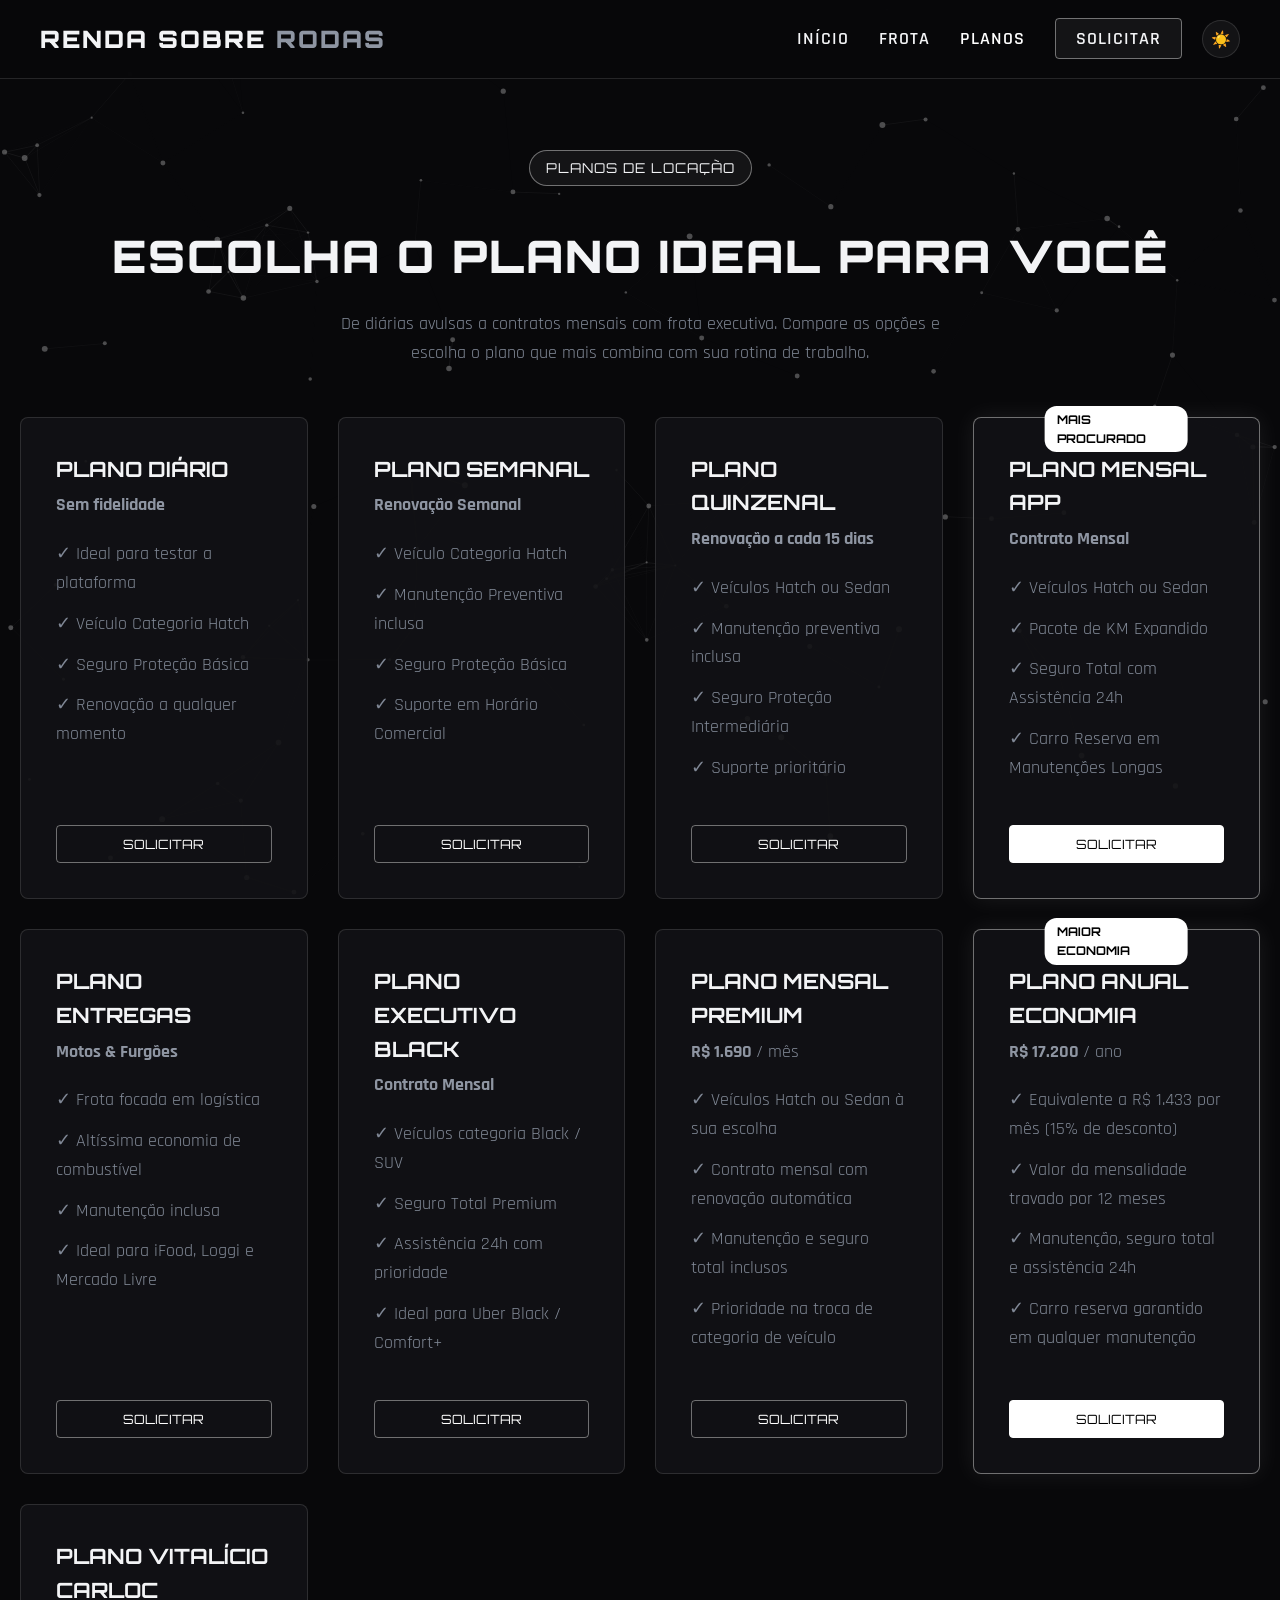
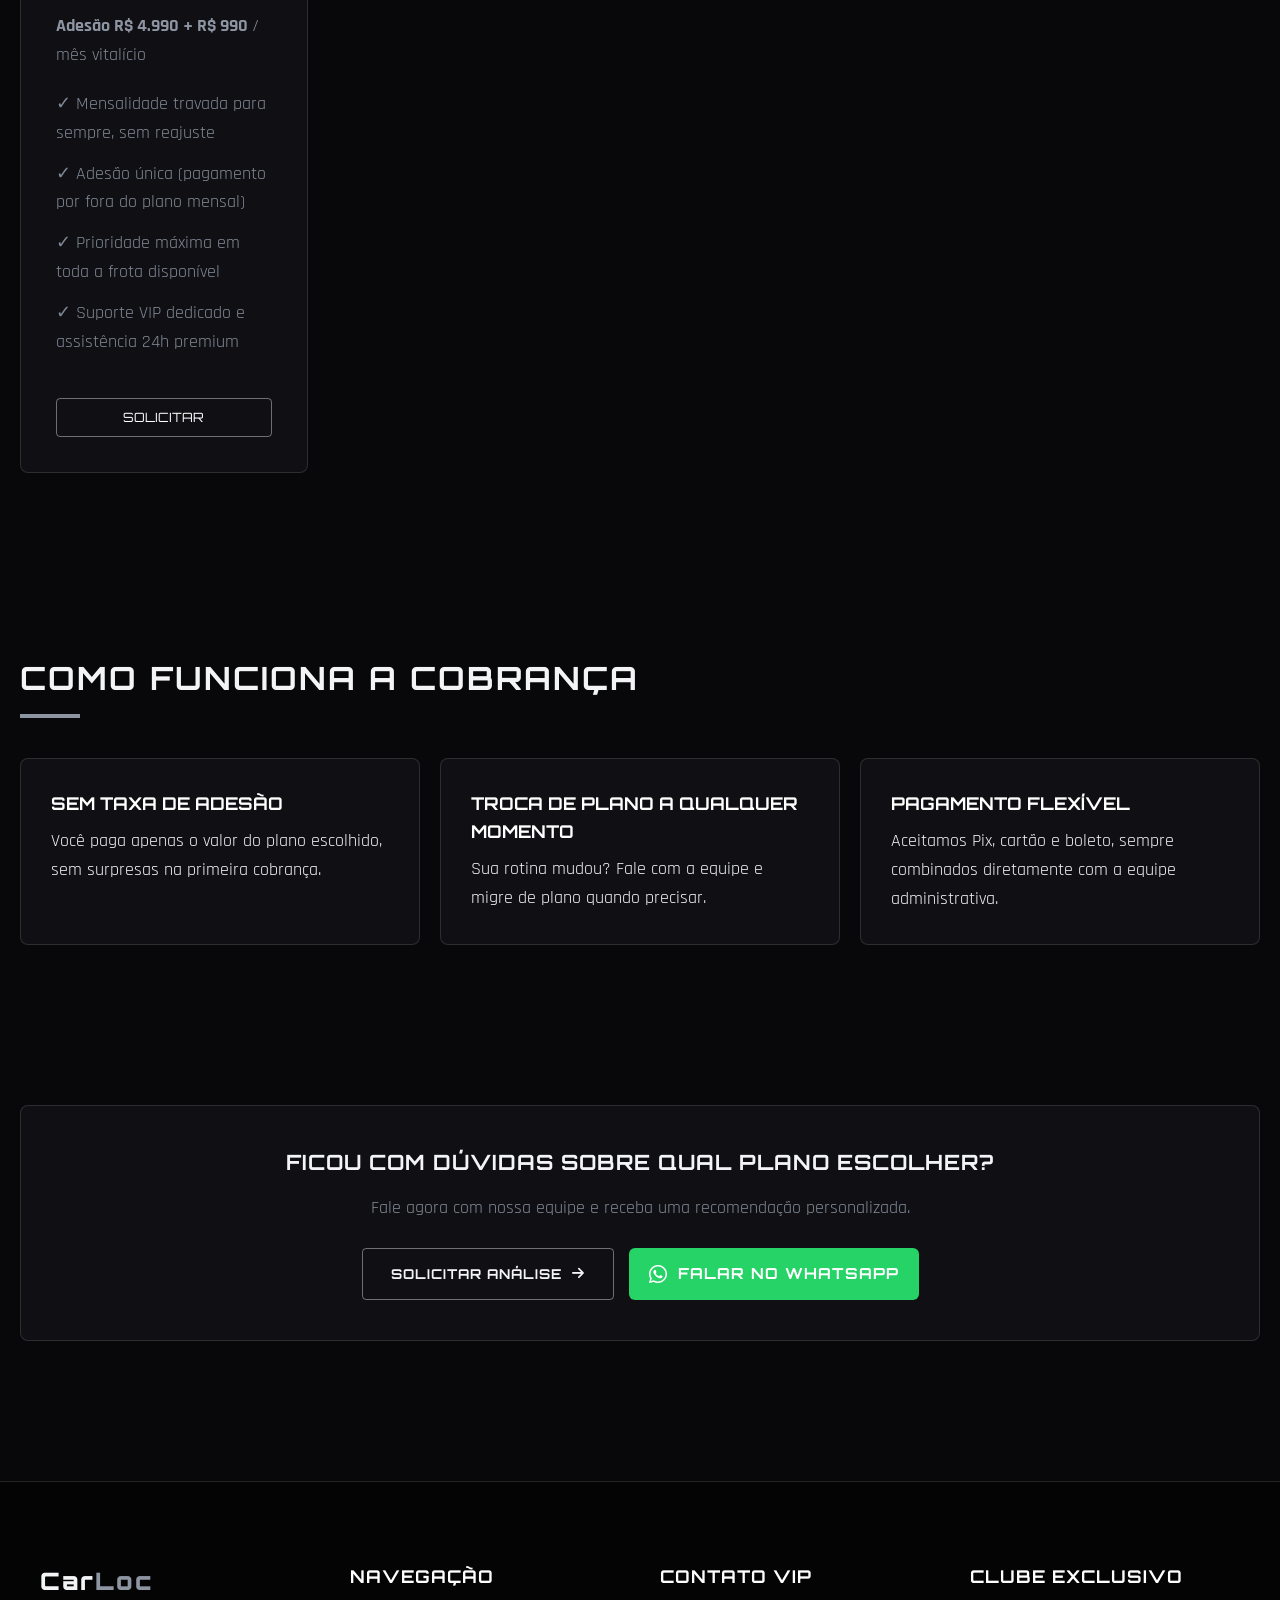
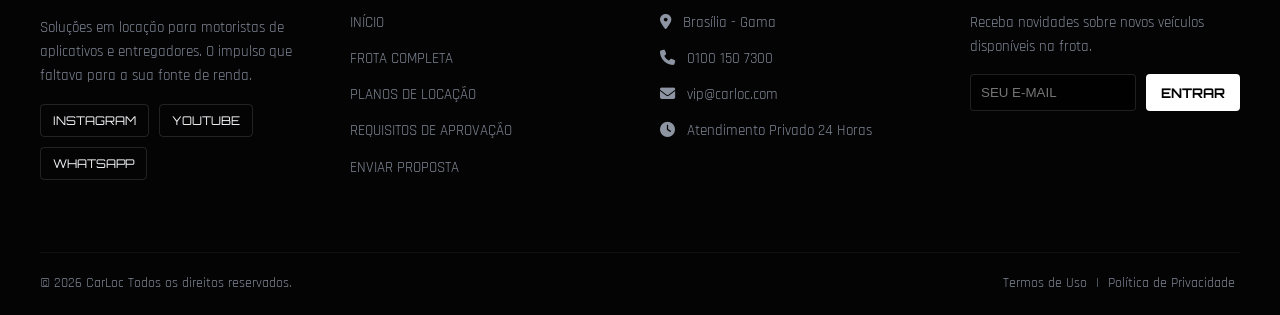
<file: planos.html>
<!doctype html>
<html lang="pt-BR">
  <head>
    <meta charset="UTF-8" />
    <meta name="viewport" content="width=device-width, initial-scale=1.0" />
    <title>CarLoc | Planos de Locação</title>
    <!-- Ícones Font Awesome -->
    <link
      rel="stylesheet"
      href="https://cdnjs.cloudflare.com/ajax/libs/font-awesome/6.4.0/css/all.min.css"
    />
    <link
      href="https://fonts.googleapis.com/css2?family=Orbitron:wght@500;700;900&family=Rajdhani:wght@500;600;700&display=swap"
      rel="stylesheet"
    />
    <style>
#bg-canvas {
    position: fixed;
    top: 0;
    left: 0;
    width: 100%;
    height: 100%;
    pointer-events: none;
    z-index: -1;
}
/* ==========================================================================

   1. CONFIGURAÇÕES GERAIS E VARIÁVEIS (PALETA PRETO, CINZA E CARBONO)
   ========================================================================== */
:root {
  --bg-color: #08080a;          /* Preto Profundo */
  --card-bg: rgba(18, 18, 22, 0.9); /* Grafite Escuro Translucido */
  
  /* PALETA MONOCROMÁTICA */
  --primary: #ffffff;           /* Branco Puro (Destaques) */
  --primary-hover: #d1d5db;     /* Cinza Claro (Hover) */
  --accent: #8e95a2;            /* Cinza Aço / Prata */
  --accent-cyan: #d1d5db;       /* Suporte Monocromático */
  
  --text-main: #f3f4f6;         /* Branco Acinzentado */
  --text-muted: #808896;        /* Cinza Médio */
  
  /* BORDAS E SOMBRAS */
  --border-color: rgba(255, 255, 255, 0.12);
  --border-hover: rgba(255, 255, 255, 0.4);
  
  --font-title: 'Orbitron', sans-serif;
  --font-body: 'Rajdhani', sans-serif;
  --transition: all 0.3s cubic-bezier(0.25, 0.8, 0.25, 1);
}

* {
  margin: 0;
  padding: 0;
  box-sizing: border-box;
}

html {
  scroll-behavior: smooth;
}

body {
  background-color: var(--bg-color);
  color: var(--text-main);
  font-family: var(--font-body);
  font-size: 18px;
  line-height: 1.6;
  overflow-x: hidden;
  position: relative;
}

/* Fundo de Partículas / Canvas */
#bg-canvas {
  position: fixed;
  top: 0;
  left: 0;
  width: 100%;
  height: 100%;
  z-index: -1;
  pointer-events: none;
}

.container {
  max-width: 1280px;
  margin: 0 auto;
  padding: 0 20px;
}

/* ==========================================================================
   2. NAVBAR
   ========================================================================== */
.navbar {
  position: fixed;
  top: 0;
  left: 0;
  width: 100%;
  display: flex;
  justify-content: space-between;
  align-items: center;
  padding: 20px 40px;
  background: rgba(8, 8, 10, 0.95);
  backdrop-filter: blur(10px);
  border-bottom: 1px solid var(--border-color);
  z-index: 1000;
}

.logo {
  font-family: var(--font-title);
  font-size: 1.5rem;
  font-weight: 900;
  letter-spacing: 2px;
  color: var(--text-main);
}

.logo span {
  color: var(--accent);
}

.nav-links {
  display: flex;
  list-style: none;
  gap: 30px;
  align-items: center;
}

.nav-right {
  display: flex;
  align-items: center;
  gap: 20px;
}

.nav-links a {
  color: var(--text-main);
  text-decoration: none;
  font-weight: 600;
  letter-spacing: 1px;
  transition: var(--transition);
}

.nav-links a:hover {
  color: var(--primary);
}

.btn-nav {
  padding: 8px 20px;
  border: 1px solid var(--border-hover);
  border-radius: 4px;
  color: var(--text-main) !important;
  background: rgba(255, 255, 255, 0.05);
}

.btn-nav:hover {
  background: var(--primary);
  color: #000 !important;
  box-shadow: 0 0 15px rgba(255, 255, 255, 0.2);
}

/* ==========================================================================
   3. HERO SECTION
   ========================================================================== */
.hero {
  padding-top: 150px;
  padding-bottom: 60px;
  text-align: center;
}

.badge {
  display: inline-block;
  padding: 6px 16px;
  background: rgba(255, 255, 255, 0.05);
  border: 1px solid var(--border-hover);
  color: var(--text-main);
  font-family: var(--font-title);
  font-size: 0.85rem;
  border-radius: 20px;
  margin-bottom: 20px;
  letter-spacing: 1px;
}

.glitch-title {
  font-family: var(--font-title);
  font-size: 3.5rem;
  font-weight: 900;
  line-height: 1.1;
  letter-spacing: 3px;
  color: #fff;
  text-shadow: 0 0 20px rgba(255, 255, 255, 0.15);
}

.subtitle {
  max-width: 650px;
  margin: 20px auto 40px;
  color: var(--text-muted);
  font-size: 1.2rem;
}

/* BARRA DE CONSULTA / BOOKING */
.booking-bar {
  display: grid;
  grid-template-columns: repeat(auto-fit, minmax(200px, 1fr));
  gap: 15px;
  background: var(--card-bg);
  padding: 25px;
  border-radius: 8px;
  border: 1px solid var(--border-color);
  box-shadow: 0 10px 30px rgba(0,0,0,0.8);
}

.input-group {
  display: flex;
  flex-direction: column;
  text-align: left;
}

.input-group label {
  font-family: var(--font-title);
  font-size: 0.75rem;
  color: var(--accent);
  margin-bottom: 8px;
  letter-spacing: 1px;
}

.input-group select,
.input-group input {
  background: rgba(0, 0, 0, 0.6);
  border: 1px solid var(--border-color);
  color: #fff;
  padding: 12px;
  border-radius: 4px;
  font-family: var(--font-body);
  font-size: 1rem;
  outline: none;
}

.input-group select:focus,
.input-group input:focus {
  border-color: var(--border-hover);
}

.btn-search {
  background: var(--primary);
  color: #000;
  border: none;
  font-family: var(--font-title);
  font-weight: 700;
  padding: 12px;
  border-radius: 4px;
  cursor: pointer;
  transition: var(--transition);
  margin-top: auto;
}

.btn-search:hover {
  background: var(--primary-hover);
  box-shadow: 0 0 20px rgba(255, 255, 255, 0.25);
  transform: translateY(-2px);
}

/* ==========================================================================
   4. FROTA & CARDS DE VEÍCULOS
   ========================================================================== */
.gallery-section, .info-section {
  padding: 80px 0;
}

.section-header {
  margin-bottom: 40px;
}

.section-header h2 {
  font-family: var(--font-title);
  font-size: 2rem;
  letter-spacing: 2px;
  color: var(--text-main);
}

.section-header .line {
  width: 60px;
  height: 4px;
  background: var(--accent);
  margin-top: 10px;
}

.grid-gallery {
  display: grid;
  grid-template-columns: repeat(auto-fit, minmax(280px, 1fr));
  gap: 30px;
}

.card-tilt {
  background: var(--card-bg);
  border-radius: 8px;
  border: 1px solid var(--border-color);
  overflow: hidden;
  transition: var(--transition);
  position: relative;
}

.card-tilt:hover {
  border-color: var(--border-hover);
  transform: translateY(-5px);
  box-shadow: 0 10px 25px rgba(0, 0, 0, 0.8);
}

.tag-status {
  position: absolute;
  top: 15px;
  right: 15px;
  background: #ffffff;
  color: #000;
  font-family: var(--font-title);
  font-size: 0.7rem;
  font-weight: 700;
  padding: 4px 10px;
  border-radius: 3px;
  z-index: 2;
}

.tag-status.red {
  background: #3a3f47;
  color: #fff;
  border: 1px solid var(--border-hover);
}

.img-wrapper {
  position: relative;
  width: 100%;
  height: 218px;
  overflow: hidden;
  filter: grayscale(20%);
  transition: var(--transition);
  background-size: cover;
}

.card-tilt:hover .img-wrapper {
  filter: grayscale(0%);
}

.img-wrapper img {
  width: 100%;
  height: 100%;
  object-fit: cover;
  transition: var(--transition);
}

.card-tilt:hover .img-wrapper img {
  transform: scale(1.05);
}

.card-info {
  padding: 20px;
}

.category {
  font-size: 0.8rem;
  color: var(--accent);
  font-weight: 700;
  letter-spacing: 1px;
}

.card-info h3 {
  font-family: var(--font-title);
  font-size: 1.3rem;
  margin: 5px 0 15px;
}

.specs {
  display: flex;
  flex-wrap: wrap;
  gap: 10px;
  margin-bottom: 20px;
  font-size: 0.9rem;
  color: var(--text-muted);
}

.price-box {
  display: flex;
  justify-content: space-between;
  align-items: center;
  border-top: 1px solid rgba(255, 255, 255, 0.08);
  padding-top: 15px;
}

.price {
  font-family: var(--font-title);
  font-size: 1.3rem;
  color: #fff;
  font-weight: 700;
}

.price span {
  font-size: 0.8rem;
  color: var(--text-muted);
  font-weight: normal;
}

.btn-card {
  background: transparent;
  border: 1px solid var(--border-hover);
  color: #fff;
  padding: 8px 16px;
  border-radius: 4px;
  font-family: var(--font-title);
  font-size: 0.8rem;
  cursor: pointer;
  transition: var(--transition);
}

a.btn-card {
  display: inline-block;
  text-decoration: none;
  text-align: center;
}

.btn-card:hover, .btn-card.active {
  background: #fff;
  color: #000;
  border-color: #fff;
}

/* ==========================================================================
   5. DIFERENCIAIS E CONTEÚDO INFORMATIVO
   ========================================================================== */
.features-section {
  display: grid;
  grid-template-columns: repeat(auto-fit, minmax(280px, 1fr));
  gap: 20px;
  margin-top: 40px;
}

.feature-card, .info-card {
  background: var(--card-bg);
  padding: 30px;
  border-radius: 8px;
  border: 1px solid var(--border-color);
}

.feature-card h4, .info-card h4 {
  font-family: var(--font-title);
  color: #fff;
  margin-bottom: 10px;
  font-size: 1.1rem;
}

.proposta-grid {
  background: var(--card-bg);
  padding: 35px;
  border-radius: 8px;
  border-left: 4px solid var(--accent);
}

.cards-grid-3 {
  display: grid;
  grid-template-columns: repeat(auto-fit, minmax(280px, 1fr));
  gap: 20px;
}

/* REQUISITOS */
.requisitos-box {
  background: var(--card-bg);
  padding: 30px;
  border-radius: 8px;
  border: 1px solid var(--border-color);
}

.req-list {
  list-style: none;
  display: grid;
  grid-template-columns: repeat(auto-fit, minmax(250px, 1fr));
  gap: 20px;
}

.req-list li {
  display: flex;
  align-items: center;
  gap: 15px;
}

.req-list span {
  font-family: var(--font-title);
  font-size: 1.2rem;
  color: #fff;
  background: rgba(255, 255, 255, 0.08);
  padding: 5px 12px;
  border-radius: 4px;
  border: 1px solid var(--border-color);
}

/* PLANOS DE LOCAÇÃO */
.planos-grid {
  display: grid;
  grid-template-columns: repeat(auto-fit, minmax(280px, 1fr));
  gap: 30px;
}

.plano-card {
  background: var(--card-bg);
  padding: 35px;
  border-radius: 8px;
  border: 1px solid var(--border-color);
  position: relative;
  display: flex;
  flex-direction: column;
}

.plano-card.destaque {
  border-color: var(--border-hover);
  box-shadow: 0 0 25px rgba(255, 255, 255, 0.08);
}

.badge-plano {
  position: absolute;
  top: -12px;
  left: 50%;
  transform: translateX(-50%);
  background: #fff;
  color: #000;
  font-family: var(--font-title);
  font-size: 0.75rem;
  font-weight: 700;
  padding: 4px 12px;
  border-radius: 12px;
}

.plano-card h3 {
  font-family: var(--font-title);
  margin-bottom: 5px;
}

.plano-price {
  color: var(--accent);
  font-weight: 700;
  margin-bottom: 20px;
}

.plano-card ul {
  list-style: none;
  margin-bottom: 30px;
  flex-grow: 1;
}

.plano-card li {
  margin-bottom: 12px;
  color: var(--text-muted);
}

/* FAQ */
.faq-grid {
  display: grid;
  grid-template-columns: repeat(auto-fit, minmax(300px, 1fr));
  gap: 20px;
}

.faq-item {
  background: var(--card-bg);
  padding: 25px;
  border-radius: 8px;
  border: 1px solid var(--border-color);
}

.faq-item h4 {
  font-family: var(--font-title);
  color: var(--text-main);
  margin-bottom: 10px;
}

.faq-item p {
  color: var(--text-muted);
  font-size: 0.95rem;
}

/* FORMULÁRIO DE CONTATO */
.contato-container {
  background: var(--card-bg);
  padding: 40px;
  border-radius: 8px;
  border: 1px solid var(--border-color);
}

.contato-form {
  display: flex;
  flex-direction: column;
  gap: 20px;
}

.input-row {
  display: grid;
  grid-template-columns: repeat(auto-fit, minmax(250px, 1fr));
  gap: 20px;
}

.contato-form input,
.contato-form select,
.contato-form textarea {
  background: rgba(0, 0, 0, 0.6);
  border: 1px solid var(--border-color);
  color: #fff;
  padding: 15px;
  border-radius: 4px;
  font-family: var(--font-body);
  font-size: 1rem;
  outline: none;
}

.contato-form input:focus,
.contato-form select:focus,
.contato-form textarea:focus {
  border-color: var(--border-hover);
}

/* ==========================================================================
   6. RODAPÉ (FOOTER)
   ========================================================================== */
.footer {
  background: #040405;
  border-top: 1px solid var(--border-color);
  padding: 80px 40px 20px;
  position: relative;
  margin-top: 60px;
}

.footer-container {
  max-width: 1280px;
  margin: 0 auto;
  display: grid;
  grid-template-columns: repeat(auto-fit, minmax(220px, 1fr));
  gap: 40px;
}

.footer-col h4 {
  font-family: var(--font-title);
  font-size: 1.1rem;
  color: #fff;
  margin-bottom: 20px;
  letter-spacing: 1px;
}

.footer-desc, .news-text {
  color: var(--text-muted);
  font-size: 0.95rem;
  margin: 15px 0;
}

.social-links {
  display: flex;
  gap: 10px;
  flex-wrap: wrap;
}

.social-btn {
  font-family: var(--font-title);
  font-size: 0.75rem;
  color: var(--text-main);
  text-decoration: none;
  border: 1px solid var(--border-color);
  padding: 6px 12px;
  border-radius: 4px;
  transition: var(--transition);
}

.social-btn:hover {
  border-color: var(--primary);
  color: var(--primary);
  background: rgba(255, 255, 255, 0.05);
}

.footer-links, .footer-info {
  list-style: none;
}

.footer-links li, .footer-info li {
  margin-bottom: 12px;
  font-size: 0.95rem;
  color: var(--text-muted);
}

.footer-links a {
  color: var(--text-muted);
  text-decoration: none;
  transition: var(--transition);
}

.footer-links a:hover {
  color: var(--primary);
}

.contact-icon {
  color: var(--accent);
  margin-right: 8px;
}

.footer-form {
  display: flex;
  gap: 10px;
}

.footer-form input {
  background: rgba(0, 0, 0, 0.6);
  border: 1px solid var(--border-color);
  padding: 10px;
  color: #fff;
  border-radius: 4px;
  width: 100%;
}

.footer-form button {
  background: var(--primary);
  color: #000;
  border: none;
  font-family: var(--font-title);
  font-weight: 700;
  padding: 10px 15px;
  border-radius: 4px;
  cursor: pointer;
}

.footer-bottom {
  max-width: 1280px;
  margin: 60px auto 0;
  padding-top: 20px;
  border-top: 1px solid rgba(255, 255, 255, 0.05);
  display: flex;
  justify-content: space-between;
  align-items: center;
  flex-wrap: wrap;
  gap: 15px;
  font-size: 0.85rem;
  color: var(--text-muted);
}

.legal-links a {
  color: var(--text-muted);
  text-decoration: none;
  margin: 0 5px;
}

.legal-links a:hover {
  color: var(--primary);
}

/* ==========================================================================
   7. RESPONSIVIDADE (DISPOSITIVOS MÓVEIS)
   ========================================================================== */
@media (max-width: 768px) {
  .navbar {
    padding: 15px 20px;
  }

  .nav-links {
    display: none;
  }

  .glitch-title {
    font-size: 2.2rem;
  }

  .hero {
    padding-top: 120px;
  }

  .booking-bar {
    grid-template-columns: 1fr;
  }

  .footer-bottom {
    flex-direction: column;
    text-align: center;
  }
}
/* =========================================================
   MODO CLARO / ESCURO
   ========================================================= */

body.light-mode {
    --bg-color: #f4f4f5;
    --card-bg: rgba(255, 255, 255, 0.95);

    --primary: #111111;
    --primary-hover: #333333;
    --accent: #555555;
    --accent-cyan: #666666;

    --text-main: #111111;
    --text-muted: #555555;

    --border-color: rgba(0, 0, 0, 0.12);
    --border-hover: rgba(0, 0, 0, 0.35);
}


/* =========================================================
   BOTÃO DE TROCAR TEMA
   ========================================================= */

.theme-toggle {
    flex-shrink: 0;

    width: 38px;
    height: 38px;

    border: 1px solid var(--border-color);
    border-radius: 50%;

    background: rgba(255, 255, 255, 0.05);
    color: var(--text-main);

    font-size: 16px;

    cursor: pointer;

    display: flex;
    align-items: center;
    justify-content: center;

    transition: var(--transition);
}

.theme-toggle:hover {
    border-color: var(--border-hover);
    transform: scale(1.08);
}


/* =========================================================
   AJUSTES DO MODO CLARO
   ========================================================= */

body.light-mode .navbar {
    background: rgba(244, 244, 245, 0.95);
}

body.light-mode .badge {
    background: rgba(0, 0, 0, 0.05);
}

body.light-mode .glitch-title {
    color: var(--text-main);
    text-shadow: none;
}

body.light-mode .booking-bar {
    box-shadow: 0 10px 30px rgba(0, 0, 0, 0.12);
}


/* Campos */

body.light-mode .input-group select,
body.light-mode .input-group input,
body.light-mode .contato-form input,
body.light-mode .contato-form select,
body.light-mode .contato-form textarea,
body.light-mode .footer-form input {
    background: #ffffff;
    color: #111111;
}


/* Textos */

body.light-mode .price,
body.light-mode .feature-card h4,
body.light-mode .info-card h4,
body.light-mode .footer-col h4 {
    color: var(--text-main);
}


/* Botões dos carros */

body.light-mode .btn-card {
    color: var(--text-main);
}

body.light-mode .btn-card:hover,
body.light-mode .btn-card.active {
    background: #111111;
    color: #ffffff;
    border-color: #111111;
}


/* Tags */

body.light-mode .tag-status.red {
    background: #e5e7eb;
    color: #111111;
}


/* Plano em destaque */

body.light-mode .plano-card.destaque {
    box-shadow: 0 0 25px rgba(0, 0, 0, 0.08);
}


/* Lista */

body.light-mode .req-list span {
    background: rgba(0, 0, 0, 0.05);
    color: var(--text-main);
}


/* Rodapé */

body.light-mode .footer {
    background: #e7e7e9;
}

body.light-mode .social-btn:hover {
    background: rgba(0, 0, 0, 0.05);
}

/* =========================================================
   MODAL DE SUCESSO / REDIRECIONAMENTO WHATSAPP
   ========================================================= */

body.no-scroll {
  overflow: hidden;
}

.modal-overlay {
  position: fixed;
  inset: 0;
  background: rgba(0, 0, 0, 0.75);
  backdrop-filter: blur(6px);
  display: flex;
  align-items: center;
  justify-content: center;
  padding: 20px;
  z-index: 3000;
  opacity: 0;
  visibility: hidden;
  transition: var(--transition);
}

.modal-overlay.active {
  opacity: 1;
  visibility: visible;
}

.modal-box {
  position: relative;
  width: 100%;
  max-width: 420px;
  background: var(--card-bg);
  border: 1px solid var(--border-color);
  border-radius: 10px;
  padding: 45px 30px 35px;
  text-align: center;
  transform: translateY(25px) scale(0.96);
  transition: var(--transition);
  box-shadow: 0 20px 50px rgba(0, 0, 0, 0.6);
}

.modal-overlay.active .modal-box {
  transform: translateY(0) scale(1);
}

.modal-close {
  position: absolute;
  top: 12px;
  right: 14px;
  background: transparent;
  border: none;
  color: var(--text-muted);
  font-size: 1.6rem;
  line-height: 1;
  cursor: pointer;
  transition: var(--transition);
}

.modal-close:hover {
  color: var(--text-main);
}

.modal-icon {
  font-size: 2.6rem;
  color: #25d366;
  margin-bottom: 15px;
}

.modal-box h3 {
  font-family: var(--font-title);
  font-size: 1.4rem;
  letter-spacing: 1px;
  color: var(--text-main);
  margin-bottom: 12px;
}

.modal-box p {
  color: var(--text-muted);
  font-size: 1rem;
  margin-bottom: 28px;
}

.btn-whatsapp {
  display: inline-flex;
  align-items: center;
  justify-content: center;
  gap: 10px;
  width: 100%;
  background: #25d366;
  color: #ffffff !important;
  text-decoration: none;
  font-family: var(--font-title);
  font-weight: 700;
  font-size: 0.95rem;
  letter-spacing: 1px;
  padding: 14px 20px;
  border-radius: 6px;
  transition: var(--transition);
}

.btn-whatsapp:hover {
  background: #1ebe57;
  box-shadow: 0 0 20px rgba(37, 211, 102, 0.4);
  transform: translateY(-2px);
}

.btn-whatsapp i {
  font-size: 1.3rem;
}

body.light-mode .modal-box {
  box-shadow: 0 20px 50px rgba(0, 0, 0, 0.15);
}

/* =========================================================
   NAV ATIVO / SUBTÍTULO DE SEÇÃO / BOTÃO "VER MAIS"
   ========================================================= */

.nav-links a.active {
  color: var(--primary);
}

.section-subtitle {
  color: var(--text-muted);
  max-width: 560px;
  margin-top: 10px;
  font-size: 1rem;
}

.view-all-wrapper {
  text-align: center;
  margin-top: 45px;
}

.btn-view-all {
  display: inline-flex;
  align-items: center;
  gap: 10px;
  background: transparent;
  border: 1px solid var(--border-hover);
  color: var(--text-main);
  text-decoration: none;
  font-family: var(--font-title);
  font-weight: 700;
  font-size: 0.85rem;
  letter-spacing: 1px;
  padding: 14px 28px;
  border-radius: 4px;
  transition: var(--transition);
}

.btn-view-all:hover {
  background: var(--primary);
  color: var(--bg-color);
  box-shadow: 0 0 20px rgba(255, 255, 255, 0.2);
  transform: translateY(-2px);
}

/* =========================================================
   CABEÇALHO DE SUBPÁGINAS (FROTA / PLANOS)
   ========================================================= */

.page-hero {
  max-width: 1280px;
  margin: 0 auto;
  padding: 150px 20px 50px;
  text-align: center;
}

.page-hero h1 {
  font-family: var(--font-title);
  font-size: 2.8rem;
  font-weight: 900;
  letter-spacing: 2px;
  color: var(--text-main);
  margin-top: 15px;
}

.page-hero p {
  max-width: 620px;
  margin: 18px auto 0;
  color: var(--text-muted);
  font-size: 1.1rem;
}

/* =========================================================
   FILTRO DE CATEGORIA (PÁGINA DE FROTA)
   ========================================================= */

.filter-tabs {
  display: flex;
  flex-wrap: wrap;
  justify-content: center;
  gap: 12px;
  max-width: 1280px;
  margin: 0 auto 45px;
  padding: 0 20px;
}

.filter-btn {
  background: transparent;
  border: 1px solid var(--border-color);
  color: var(--text-muted);
  font-family: var(--font-title);
  font-size: 0.8rem;
  letter-spacing: 1px;
  padding: 10px 22px;
  border-radius: 30px;
  cursor: pointer;
  transition: var(--transition);
}

.filter-btn:hover {
  border-color: var(--border-hover);
  color: var(--text-main);
}

.filter-btn.active {
  background: var(--primary);
  color: var(--bg-color);
  border-color: var(--primary);
}

/* =========================================================
   GRADE DE FROTA / PLANOS EM PÁGINA PRÓPRIA
   ========================================================= */

.page-section {
  max-width: 1280px;
  margin: 0 auto;
  padding: 0 20px 100px;
}

/* =========================================================
   NAVEGAÇÃO POR ABAS (ARQUIVO ÚNICO)
   ========================================================= */

.page-view {
  display: none;
}

.page-view.active {
  display: block;
}

    </style>
  </head>
  <body>
    <canvas id="bg-canvas"></canvas>

    <!-- Navegação Superior -->
    <nav class="navbar">
      <div class="logo">RENDA SOBRE <span>RODAS</span></div>
      <div class="nav-right">
        <ul class="nav-links">
          <li><a href="index.html" class="nav-link">INÍCIO</a></li>
          <li><a href="index.html" class="nav-link">FROTA</a></li>
          <li><a href="planos.html" class="nav-link active">PLANOS</a></li>
          <li><a href="index.html#contato" class="nav-link btn-nav">SOLICITAR</a></li>
        </ul>
        <button id="theme-toggle" class="theme-toggle" type="button" aria-label="Alternar modo claro/escuro">
          ☀️
        </button>
      </div>
    </nav>

<header class="page-hero">
      <div class="badge">PLANOS DE LOCAÇÃO</div>
      <h1>ESCOLHA O PLANO IDEAL PARA VOCÊ</h1>
      <p>
        De diárias avulsas a contratos mensais com frota executiva. Compare as opções
        e escolha o plano que mais combina com sua rotina de trabalho.
      </p>
    </header>

    <!-- GRADE DE PLANOS -->
    <section class="page-section">
      <div class="planos-grid">

        <!-- PLANO 1: DIÁRIO -->
        <div class="plano-card">
          <h3>PLANO DIÁRIO</h3>
          <div class="plano-price">Sem fidelidade</div>
          <ul>
            <li>✓ Ideal para testar a plataforma</li>
            <li>✓ Veículo Categoria Hatch</li>
            <li>✓ Seguro Proteção Básica</li>
            <li>✓ Renovação a qualquer momento</li>
          </ul>
          <a href="index.html#contato" class="btn-card">SOLICITAR</a>
        </div>

        <!-- PLANO 2: SEMANAL -->
        <div class="plano-card">
          <h3>PLANO SEMANAL</h3>
          <div class="plano-price">Renovação Semanal</div>
          <ul>
            <li>✓ Veículo Categoria Hatch</li>
            <li>✓ Manutenção Preventiva inclusa</li>
            <li>✓ Seguro Proteção Básica</li>
            <li>✓ Suporte em Horário Comercial</li>
          </ul>
          <a href="index.html#contato" class="btn-card">SOLICITAR</a>
        </div>

        <!-- PLANO 3: QUINZENAL -->
        <div class="plano-card">
          <h3>PLANO QUINZENAL</h3>
          <div class="plano-price">Renovação a cada 15 dias</div>
          <ul>
            <li>✓ Veículos Hatch ou Sedan</li>
            <li>✓ Manutenção preventiva inclusa</li>
            <li>✓ Seguro Proteção Intermediária</li>
            <li>✓ Suporte prioritário</li>
          </ul>
          <a href="index.html#contato" class="btn-card">SOLICITAR</a>
        </div>

        <!-- PLANO 4: MENSAL APP (DESTAQUE) -->
        <div class="plano-card destaque">
          <div class="badge-plano">MAIS PROCURADO</div>
          <h3>PLANO MENSAL APP</h3>
          <div class="plano-price">Contrato Mensal</div>
          <ul>
            <li>✓ Veículos Hatch ou Sedan</li>
            <li>✓ Pacote de KM Expandido</li>
            <li>✓ Seguro Total com Assistência 24h</li>
            <li>✓ Carro Reserva em Manutenções Longas</li>
          </ul>
          <a href="index.html#contato" class="btn-card active">SOLICITAR</a>
        </div>

        <!-- PLANO 5: ENTREGAS -->
        <div class="plano-card">
          <h3>PLANO ENTREGAS</h3>
          <div class="plano-price">Motos & Furgões</div>
          <ul>
            <li>✓ Frota focada em logística</li>
            <li>✓ Altíssima economia de combustível</li>
            <li>✓ Manutenção inclusa</li>
            <li>✓ Ideal para iFood, Loggi e Mercado Livre</li>
          </ul>
          <a href="index.html#contato" class="btn-card">SOLICITAR</a>
        </div>

        <!-- PLANO 6: EXECUTIVO BLACK -->
        <div class="plano-card">
          <h3>PLANO EXECUTIVO BLACK</h3>
          <div class="plano-price">Contrato Mensal</div>
          <ul>
            <li>✓ Veículos categoria Black / SUV</li>
            <li>✓ Seguro Total Premium</li>
            <li>✓ Assistência 24h com prioridade</li>
            <li>✓ Ideal para Uber Black / Comfort+</li>
          </ul>
          <a href="index.html#contato" class="btn-card">SOLICITAR</a>
        </div>

        <!-- PLANO 7: MENSAL PREMIUM -->
        <div class="plano-card">
          <h3>PLANO MENSAL PREMIUM</h3>
          <div class="plano-price">R$ 1.690 <span style="color:var(--text-muted); font-weight:normal;">/ mês</span></div>
          <ul>
            <li>✓ Veículos Hatch ou Sedan à sua escolha</li>
            <li>✓ Contrato mensal com renovação automática</li>
            <li>✓ Manutenção e seguro total inclusos</li>
            <li>✓ Prioridade na troca de categoria de veículo</li>
          </ul>
          <a href="index.html#contato" class="btn-card">SOLICITAR</a>
        </div>

        <!-- PLANO 8: ANUAL ECONOMIA (DESTAQUE) -->
        <div class="plano-card destaque">
          <div class="badge-plano">MAIOR ECONOMIA</div>
          <h3>PLANO ANUAL ECONOMIA</h3>
          <div class="plano-price">R$ 17.200 <span style="color:var(--text-muted); font-weight:normal;">/ ano</span></div>
          <ul>
            <li>✓ Equivalente a R$ 1.433 por mês (15% de desconto)</li>
            <li>✓ Valor da mensalidade travado por 12 meses</li>
            <li>✓ Manutenção, seguro total e assistência 24h</li>
            <li>✓ Carro reserva garantido em qualquer manutenção</li>
          </ul>
          <a href="index.html#contato" class="btn-card active">SOLICITAR</a>
        </div>

        <!-- PLANO 9: VITALÍCIO -->
        <div class="plano-card">
          <h3>PLANO VITALÍCIO CARLOC</h3>
          <div class="plano-price">Adesão R$ 4.990 + R$ 990 <span style="color:var(--text-muted); font-weight:normal;">/ mês vitalício</span></div>
          <ul>
            <li>✓ Mensalidade travada para sempre, sem reajuste</li>
            <li>✓ Adesão única (pagamento por fora do plano mensal)</li>
            <li>✓ Prioridade máxima em toda a frota disponível</li>
            <li>✓ Suporte VIP dedicado e assistência 24h premium</li>
          </ul>
          <a href="index.html#contato" class="btn-card">SOLICITAR</a>
        </div>

      </div>
    </section>

    <!-- COMO FUNCIONA A COBRANÇA -->
    <section class="info-section">
      <div class="container">
        <div class="section-header">
          <h2>COMO FUNCIONA A COBRANÇA</h2>
          <div class="line"></div>
        </div>
        <div class="cards-grid-3">
          <div class="info-card">
            <h4> SEM TAXA DE ADESÃO</h4>
            <p>
              Você paga apenas o valor do plano escolhido, sem surpresas na primeira cobrança.
            </p>
          </div>
          <div class="info-card">
            <h4> TROCA DE PLANO A QUALQUER MOMENTO</h4>
            <p>
              Sua rotina mudou? Fale com a equipe e migre de plano quando precisar.
            </p>
          </div>
          <div class="info-card">
            <h4> PAGAMENTO FLEXÍVEL</h4>
            <p>
              Aceitamos Pix, cartão e boleto, sempre combinados diretamente com a equipe administrativa.
            </p>
          </div>
        </div>
      </div>
    </section>

    <!-- CTA FINAL -->
    <section class="info-section">
      <div class="container">
        <div class="contato-container" style="text-align:center;">
          <h3 style="font-family: var(--font-title); margin-bottom: 15px; letter-spacing: 1px;">
            FICOU COM DÚVIDAS SOBRE QUAL PLANO ESCOLHER?
          </h3>
          <p style="color: var(--text-muted); margin-bottom: 25px;">
            Fale agora com nossa equipe e receba uma recomendação personalizada.
          </p>
          <div style="display:flex; gap:15px; flex-wrap:wrap; justify-content:center;">
            <a href="index.html#contato" class="btn-view-all">
              SOLICITAR ANÁLISE <i class="fa-solid fa-arrow-right"></i>
            </a>
            <a
              href="https://wa.me/5561984674175?text=Ol%C3%A1!%20Tenho%20interesse%20em%20um%20plano%20de%20loca%C3%A7%C3%A3o%20CarLoc.%20Pode%20me%20ajudar%20a%20escolher%3F"
              target="_blank"
              rel="noopener"
              class="btn-whatsapp"
              style="width:auto;"
            >
              <i class="fa-brands fa-whatsapp"></i> FALAR NO WHATSAPP
            </a>
          </div>
        </div>
      </div>
    </section>

    

<!-- RODAPÉ & CONTATO VIP -->
    <footer class="footer">
      <div class="footer-overlay"></div>
      <div class="footer-container">
        <!-- Coluna 1: Logo e Marca -->
        <div class="footer-col brand-col">
          <div class="logo">Car<span>Loc</span></div>
          <p class="footer-desc">
            Soluções em locação para motoristas de aplicativos e entregadores. O impulso que faltava para a sua fonte de renda.
          </p>
          <div class="social-links">
            <a href="#" class="social-btn">INSTAGRAM</a>
            <a href="#" class="social-btn">YOUTUBE</a>
            <a href="#" class="social-btn">WHATSAPP</a>
          </div>
        </div>

        <!-- Coluna 2: Links Rápidos -->
        <div class="footer-col">
          <h4>NAVEGAÇÃO</h4>
          <ul class="footer-links">
            <li><a href="index.html">INÍCIO</a></li>
            <li><a href="index.html">FROTA COMPLETA</a></li>
            <li><a href="planos.html">PLANOS DE LOCAÇÃO</a></li>
            <li><a href="index.html#requisitos">REQUISITOS DE APROVAÇÃO</a></li>
            <li><a href="index.html#contato">ENVIAR PROPOSTA</a></li>
          </ul>
        </div>

        <!-- Coluna 3: Atendimento e Contato -->
        <div class="footer-col">
          <h4>CONTATO VIP</h4>
          <ul class="footer-info">
            <li>
              <i class="fa-solid fa-location-dot contact-icon"></i> Brasília -  Gama
            </li>
            <li>
              <i class="fa-solid fa-phone contact-icon"></i> 0100 150 7300 
            </li>
            <li>
              <i class="fa-solid fa-envelope contact-icon"></i> vip@carloc.com
            </li>
            <li>
              <i class="fa-solid fa-clock contact-icon"></i> Atendimento Privado 24 Horas
            </li>
          </ul>
        </div>

        <!-- Coluna 4: Newsletter -->
        <div class="footer-col">
          <h4>CLUBE EXCLUSIVO</h4>
          <p class="news-text">
            Receba novidades sobre novos veículos disponíveis na frota.
          </p>
          <form class="footer-form" onsubmit="event.preventDefault()">
            <input type="email" placeholder="SEU E-MAIL" required />
            <button type="submit">ENTRAR</button>
          </form>
        </div>
      </div>

      <!-- Linha de Direitos Autorais -->
      <div class="footer-bottom">
        <p>© 2026 CarLoc Todos os direitos reservados.</p>
        <div class="legal-links">
          <a href="#">Termos de Uso</a>
          <span>|</span>
          <a href="#">Política de Privacidade</a>
        </div>
      </div>
    </footer>

    <script>
/* CANVAS DE PARTÍCULAS INTERATIVAS */
const canvas = document.getElementById('bg-canvas');
const ctx = canvas.getContext('2d');
let particles = [];

function resizeCanvas() {
  canvas.width = window.innerWidth;
  canvas.height = window.innerHeight;
}
window.addEventListener('resize', resizeCanvas);
resizeCanvas();

const mouse = { x: null, y: null, radius: 150 };

window.addEventListener('mousemove', (e) => {
  mouse.x = e.x;
  mouse.y = e.y;
});

class Particle {
  constructor() {
    this.x = Math.random() * canvas.width;
    this.y = Math.random() * canvas.height;
    this.size = Math.random() * 2 + 1;
    this.speedX = (Math.random() - 0.5) * 0.6;
    this.speedY = (Math.random() - 0.5) * 0.6;
    this.density = (Math.random() * 20) + 1;
  }

  draw() {
    ctx.fillStyle = 'rgba(180, 180, 180, 0.4)';
    ctx.beginPath();
    ctx.arc(this.x, this.y, this.size, 0, Math.PI * 2);
    ctx.closePath();
    ctx.fill();
  }

  update() {
    this.x += this.speedX;
    this.y += this.speedY;

    if (this.x < 0 || this.x > canvas.width) this.speedX *= -1;
    if (this.y < 0 || this.y > canvas.height) this.speedY *= -1;

    let dx = mouse.x - this.x;
    let dy = mouse.y - this.y;
    let distance = Math.sqrt(dx * dx + dy * dy);

    if (distance < mouse.radius) {
      const forceDirectionX = dx / distance;
      const forceDirectionY = dy / distance;
      const force = (mouse.radius - distance) / mouse.radius;
      const directionX = forceDirectionX * force * this.density;
      const directionY = forceDirectionY * force * this.density;

      this.x -= directionX;
      this.y -= directionY;
    }
  }
}

function init() {
  particles = [];
  const numberOfParticles = (canvas.width * canvas.height) / 10000;
  for (let i = 0; i < numberOfParticles; i++) {
    particles.push(new Particle());
  }
}
init();

function animate() {
  ctx.clearRect(0, 0, canvas.width, canvas.height);
  for (let i = 0; i < particles.length; i++) {
    particles[i].draw();
    particles[i].update();
  }
  connect();
  requestAnimationFrame(animate);
}
animate();

function connect() {
  for (let a = 0; a < particles.length; a++) {
    for (let b = a; b < particles.length; b++) {
      let dx = particles[a].x - particles[b].x;
      let dy = particles[a].y - particles[b].y;
      let distance = Math.sqrt(dx * dx + dy * dy);

      if (distance < 110) {
        let opacity = 1 - (distance / 110);
        ctx.strokeStyle = `rgba(150, 150, 150, ${opacity * 0.12})`;
        ctx.lineWidth = 1;
        ctx.beginPath();
        ctx.moveTo(particles[a].x, particles[a].y);
        ctx.lineTo(particles[b].x, particles[b].y);
        ctx.stroke();
      }
    }
  }
}

/* =========================================================
   MODO CLARO / ESCURO
   ========================================================= */

const themeToggle = document.getElementById('theme-toggle');

if (themeToggle) {

    themeToggle.addEventListener('click', () => {

        document.body.classList.toggle('light-mode');

        if (document.body.classList.contains('light-mode')) {
            themeToggle.textContent = '🌙';
            localStorage.setItem('theme', 'light');
        } else {
            themeToggle.textContent = '☀️';
            localStorage.setItem('theme', 'dark');
        }
    });

    // Recupera o tema salvo
    const savedTheme = localStorage.getItem('theme');

    if (savedTheme === 'light') {
        document.body.classList.add('light-mode');
        themeToggle.textContent = '🌙';
    } else {
        themeToggle.textContent = '☀️';
    }
}
    </script>
  </body>
</html>
</file>
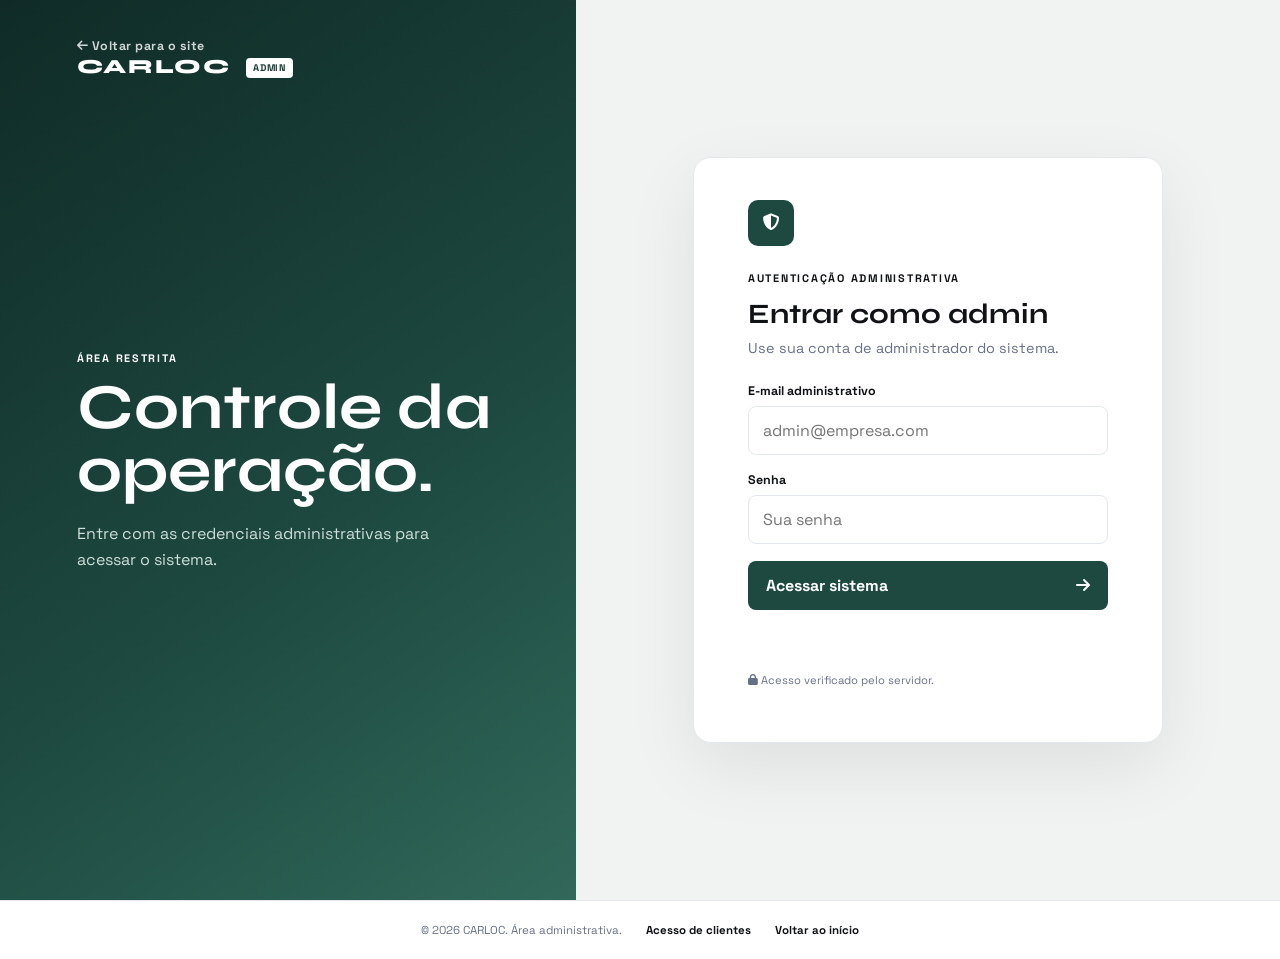
<file: src/main/resources/static/admin-login.html>
<!doctype html>
<html lang="pt-BR">
<head>
  <meta charset="UTF-8" />
  <meta name="viewport" content="width=device-width, initial-scale=1.0" />
  <meta name="robots" content="noindex, nofollow" />
  <title>CARLOC | Acesso administrativo</title>
  <link rel="icon" type="image/svg+xml" href="assets/favicon.svg" />
  <link rel="stylesheet" href="https://cdnjs.cloudflare.com/ajax/libs/font-awesome/6.4.0/css/all.min.css" />
  <link href="https://fonts.googleapis.com/css2?family=Space+Grotesk:wght@400;500;600;700&family=Syne:wght@700;800&display=swap" rel="stylesheet" />
  <link rel="stylesheet" href="css/auth.css" />
  <link rel="stylesheet" href="css/admin-auth.css" />
</head>
<body>
  <main class="auth-page admin-auth-page">
    <section class="auth-intro admin-intro">
      <a class="auth-back" href="index.html"><i class="fa-solid fa-arrow-left"></i> Voltar para o site</a>
      <div class="auth-brand">CARLOC <span>ADMIN</span></div>
      <div class="auth-copy">
        <p class="eyebrow">ÁREA RESTRITA</p>
        <h1>Controle da operação.</h1>
        <p>Entre com as credenciais administrativas para acessar o sistema.</p>
      </div>
    </section>

    <section class="auth-panel admin-auth-panel" aria-labelledby="admin-title">
      <div class="admin-mark" aria-hidden="true"><i class="fa-solid fa-shield-halved"></i></div>
      <form class="auth-form" id="admin-login-form">
        <div class="form-heading">
          <p class="eyebrow">AUTENTICAÇÃO ADMINISTRATIVA</p>
          <h2 id="admin-title">Entrar como admin</h2>
          <p>Use sua conta de administrador do sistema.</p>
        </div>
        <label for="admin-email">E-mail administrativo</label>
        <input id="admin-email" name="email" type="email" autocomplete="username" placeholder="admin@empresa.com" required />
        <label for="admin-password">Senha</label>
        <input id="admin-password" name="senha" type="password" autocomplete="current-password" placeholder="Sua senha" required />
        <button class="auth-submit" id="admin-submit" type="submit">Acessar sistema <i class="fa-solid fa-arrow-right"></i></button>
      </form>
      <p class="auth-message" id="admin-message" role="status" aria-live="polite"></p>
      <p class="auth-note"><i class="fa-solid fa-lock"></i> Acesso verificado pelo servidor.</p>
    </section>
  </main>
  <footer class="auth-footer admin-footer">
    <span>© 2026 CARLOC. Área administrativa.</span>
    <a href="auth.html">Acesso de clientes</a>
    <a href="index.html">Voltar ao início</a>
  </footer>
    <script src="js/config.js"></script>
  <script src="js/admin-auth.js"></script>
</body>
</html>
</file>
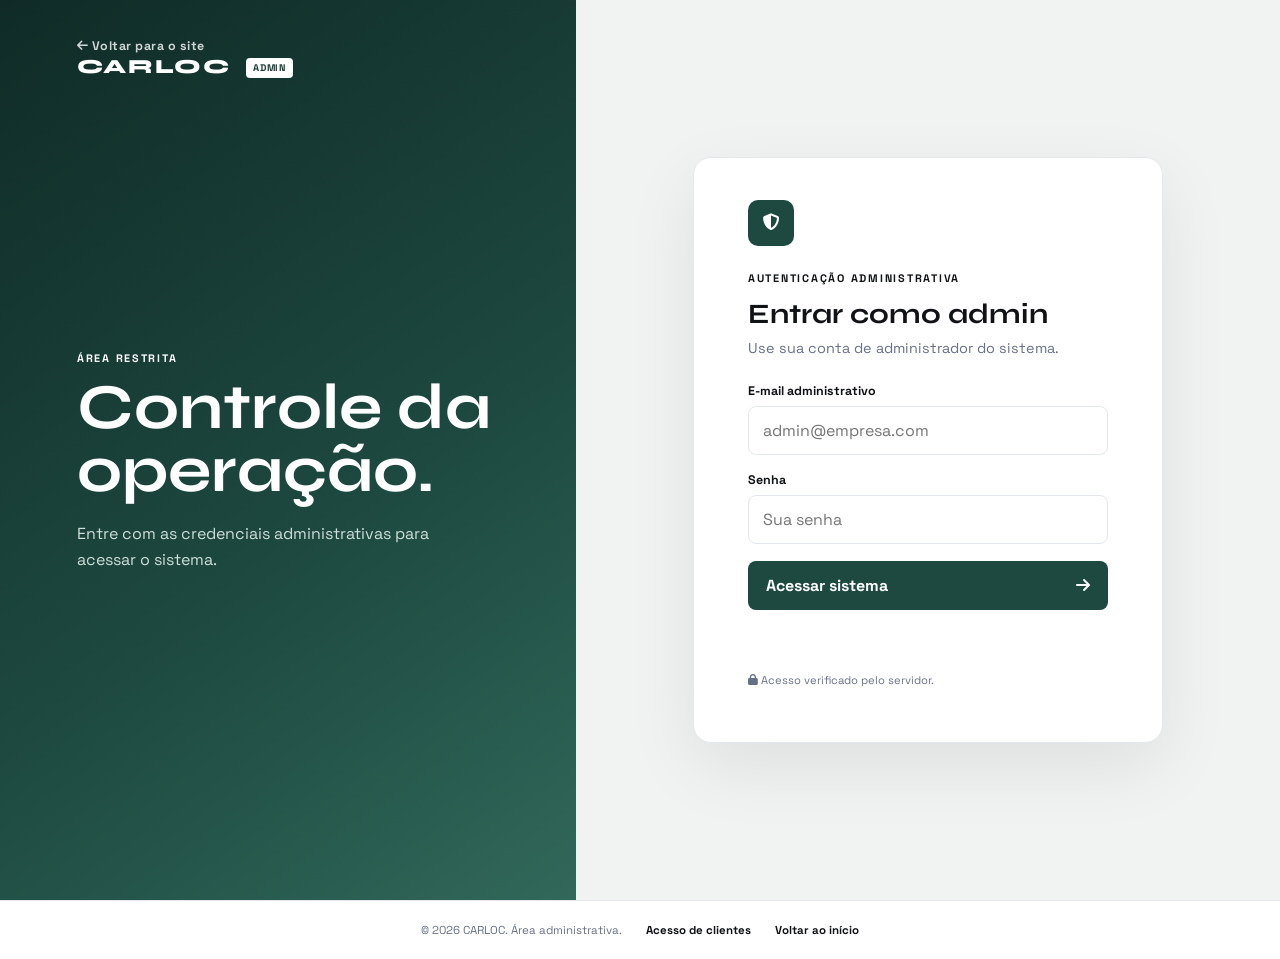
<file: src/main/resources/static/admin-painel.html>
<!doctype html>
<html lang="pt-BR">
<head>
  <meta charset="UTF-8" />
  <meta name="viewport" content="width=device-width, initial-scale=1.0" />
  <meta name="robots" content="noindex, nofollow" />
  <title>CARLOC | Painel administrativo</title>
  <link rel="icon" type="image/svg+xml" href="assets/favicon.svg" />
  <link href="https://fonts.googleapis.com/css2?family=Space+Grotesk:wght@400;500;600;700&family=Syne:wght@700;800&display=swap" rel="stylesheet" />
  <style>
    body { margin: 0; font-family: "Space Grotesk", Arial, sans-serif; background: #0e0e10; color: #f2f2f2; }
    header { display: flex; justify-content: space-between; align-items: center; padding: 16px 24px; border-bottom: 1px solid #2a2a2e; }
    .marca { font-family: "Syne", sans-serif; font-weight: 800; font-size: 1.3rem; }
    main { max-width: 1000px; margin: 24px auto; padding: 0 16px; }
    .cartao { background: #17171a; border: 1px solid #2a2a2e; border-radius: 10px; padding: 20px; margin-bottom: 20px; overflow-x: auto; }
    table { width: 100%; border-collapse: collapse; }
    th, td { text-align: left; padding: 10px 8px; border-bottom: 1px solid #2a2a2e; }
    button { padding: 10px 18px; background: #f2f2f2; color: #0e0e10; border: 0; border-radius: 6px; cursor: pointer; font-weight: 600; }
    .aviso { color: #ff8a8a; }
  </style>
</head>
<body>
  <header>
    <div class="marca">CARLOC <span>ADMIN</span></div>
    <button id="btn-sair" type="button">Sair</button>
  </header>

  <main>
    <p class="aviso" id="aviso"></p>

    <section class="cartao">
      <h2>Usuários cadastrados</h2>
      <table>
        <thead><tr><th>ID</th><th>E-mail</th><th>Telefone</th><th>Admin</th></tr></thead>
        <tbody id="tabela-usuarios"></tbody>
      </table>
    </section>

    <section class="cartao">
      <h2>Clientes</h2>
      <table>
        <thead><tr><th>ID</th><th>Nome</th><th>CPF</th><th>Telefone</th><th>E-mail</th></tr></thead>
        <tbody id="tabela-clientes"></tbody>
      </table>
    </section>
  </main>
  <script src="js/config.js"></script>
  <script> 
    // Use "" quando o site e a API estão no mesmo endereço.
    const API = API_URL;

    const email = sessionStorage.getItem("adminEmail");
    const senha = sessionStorage.getItem("adminSenha");

    // Sem login, volta para a página de acesso (troque pelo nome real do seu arquivo de login).
    if (!email || !senha) {
      window.location.href = "admin-login.html";
    }

    function sair() {
      sessionStorage.removeItem("adminEmail");
      sessionStorage.removeItem("adminSenha");
      window.location.href = "admin-login.html";
    }
    document.getElementById("btn-sair").addEventListener("click", sair);

    function preencher(idTabela, linhas) {
      const corpo = document.getElementById(idTabela);
      corpo.innerHTML = "";
      linhas.forEach((valores) => {
        const tr = document.createElement("tr");
        valores.forEach((v) => {
          const td = document.createElement("td");
          td.textContent = v ?? "";
          tr.appendChild(td);
        });
        corpo.appendChild(tr);
      });
    }

    async function carregar() {
      const cabecalhos = { "X-Admin-Email": email, "X-Admin-Senha": senha };
      try {
        const [rUsuarios, rClientes] = await Promise.all([
          fetch(API + "/admin/usuarios", { headers: cabecalhos }),
          fetch(API + "/admin/clientes", { headers: cabecalhos })
        ]);

        if (rUsuarios.status === 403 || rClientes.status === 403) {
          sair();
          return;
        }
        if (!rUsuarios.ok || !rClientes.ok) {
          throw new Error("falha");
        }

        const usuarios = await rUsuarios.json();
        const clientes = await rClientes.json();

        preencher("tabela-usuarios",
          usuarios.map((u) => [u.id, u.email, u.telefone, u.admin ? "Sim" : "Não"]));
        preencher("tabela-clientes",
          clientes.map((c) => [c.id, c.nome, c.cpf, c.telefone, c.email]));
      } catch (e) {
        document.getElementById("aviso").textContent =
          "Não foi possível carregar os dados. Tente recarregar a página.";
      }
    }

    carregar();
    
  </script>
</body>
</html>
</file>
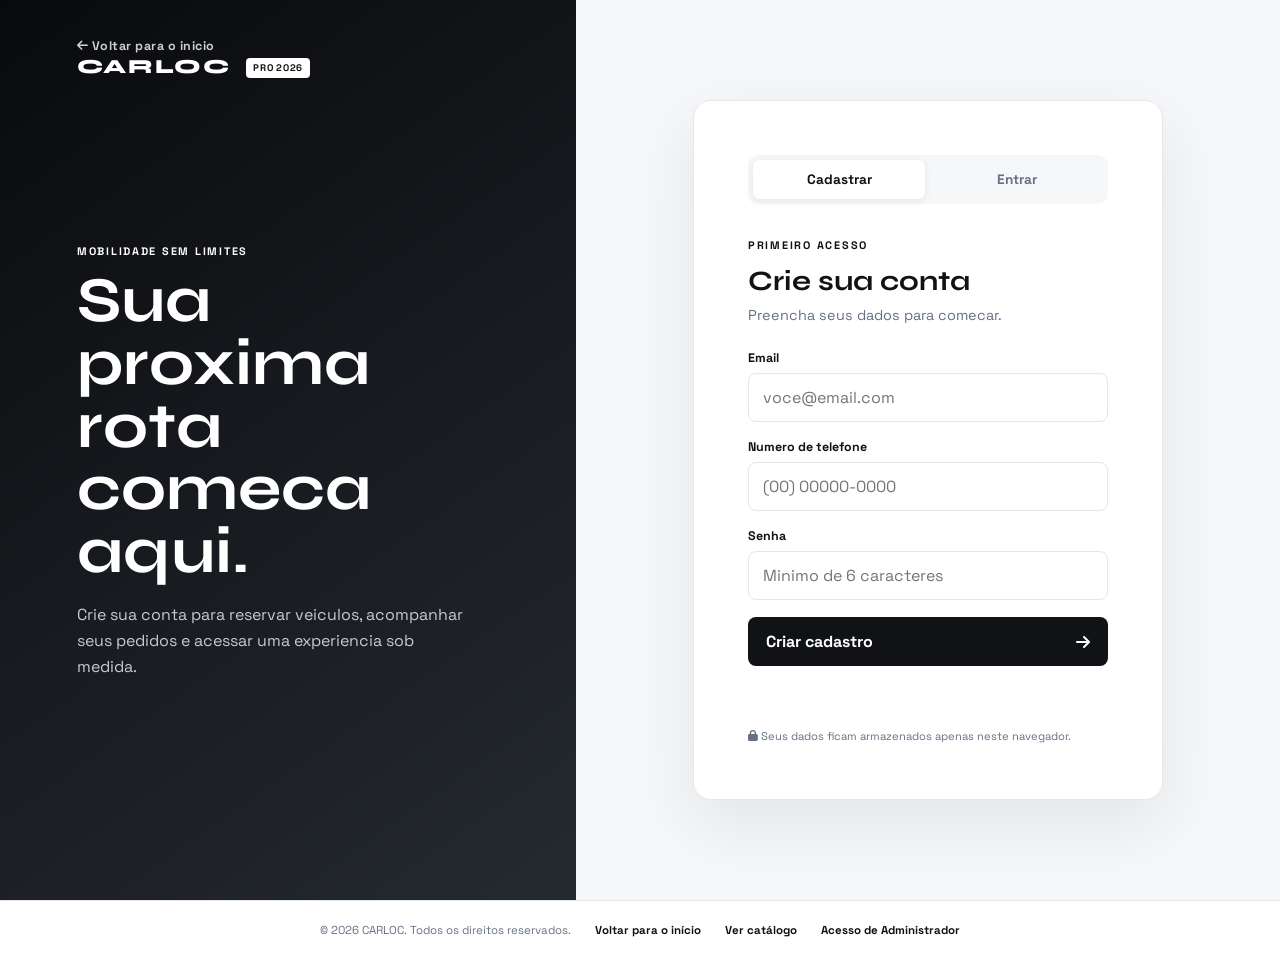
<file: src/main/resources/static/auth.html>
<!doctype html>
<html lang="pt-BR">
<head>
  <meta charset="UTF-8" />
  <meta name="viewport" content="width=device-width, initial-scale=1.0" />
  <title>CARLOC | Cadastro e Login</title>
  <link rel="icon" type="image/svg+xml" href="assets/favicon.svg" />
  <link rel="shortcut icon" href="assets/favicon.svg" type="image/svg+xml" />
  <link rel="stylesheet" href="https://cdnjs.cloudflare.com/ajax/libs/font-awesome/6.4.0/css/all.min.css" />
  <link href="https://fonts.googleapis.com/css2?family=Space+Grotesk:wght@400;500;600;700&family=Syne:wght@700;800&display=swap" rel="stylesheet" />
  <link rel="stylesheet" href="css/auth.css" />
</head>
<body>
  <main class="auth-page">
    <section class="auth-intro">
      <a class="auth-back" href="index.html"><i class="fa-solid fa-arrow-left"></i> Voltar para o inicio</a>
      <div class="auth-brand">CARLOC <span>PRO 2026</span></div>
      <div class="auth-copy">
        <p class="eyebrow">MOBILIDADE SEM LIMITES</p>
        <h1>Sua proxima rota comeca aqui.</h1>
        <p>Crie sua conta para reservar veiculos, acompanhar seus pedidos e acessar uma experiencia sob medida.</p>
      </div>
    </section>

    <section class="auth-panel" aria-label="Autenticacao">
      <div class="auth-tabs" role="tablist">
        <button class="auth-tab active" type="button" data-mode="register" role="tab" aria-selected="true">Cadastrar</button>
        <button class="auth-tab" type="button" data-mode="login" role="tab" aria-selected="false">Entrar</button>
      </div>

      <form class="auth-form" id="register-form">
        <div class="form-heading">
          <p class="eyebrow">PRIMEIRO ACESSO</p>
          <h2>Crie sua conta</h2>
          <p>Preencha seus dados para comecar.</p>
        </div>
        <label for="register-email">Email</label>
        <input id="register-email" name="email" type="email" autocomplete="email" placeholder="voce@email.com" required />
        <label for="register-phone">Numero de telefone</label>
        <input id="register-phone" name="phone" type="tel" autocomplete="tel" placeholder="(00) 00000-0000" required />
        <label for="register-password">Senha</label>
        <input id="register-password" name="password" type="password" autocomplete="new-password" minlength="6" placeholder="Minimo de 6 caracteres" required />
        <button class="auth-submit" type="submit">Criar cadastro <i class="fa-solid fa-arrow-right"></i></button>
      </form>

      <form class="auth-form" id="login-form" hidden>
        <div class="form-heading">
          <p class="eyebrow">BEM-VINDO DE VOLTA</p>
          <h2>Entre na sua conta</h2>
          <p>Acesse seus dados e reservas.</p>
        </div>
        <label for="login-email">Email</label>
        <input id="login-email" name="email" type="email" autocomplete="email" placeholder="voce@email.com" required />
        <label for="login-password">Senha</label>
        <input id="login-password" name="password" type="password" autocomplete="current-password" placeholder="Sua senha" required />
        <button class="auth-submit" type="submit">Entrar <i class="fa-solid fa-arrow-right"></i></button>
      </form>

      <p class="auth-message" id="auth-message" role="status" aria-live="polite"></p>
      <p class="auth-note"><i class="fa-solid fa-lock"></i> Seus dados ficam armazenados apenas neste navegador.</p>
    </section>
  </main>
  <footer class="auth-footer">
    <span>© 2026 CARLOC. Todos os direitos reservados.</span>
    <a href="index.html">Voltar para o início</a>
    <a href="frotas.html">Ver catálogo</a>
    <a href="admin-login.html">Acesso de Administrador</a>  </footer>
<script src="js/config.js"></script>
<script src="js/auth.js"></script>
</body>
</html>
</file>
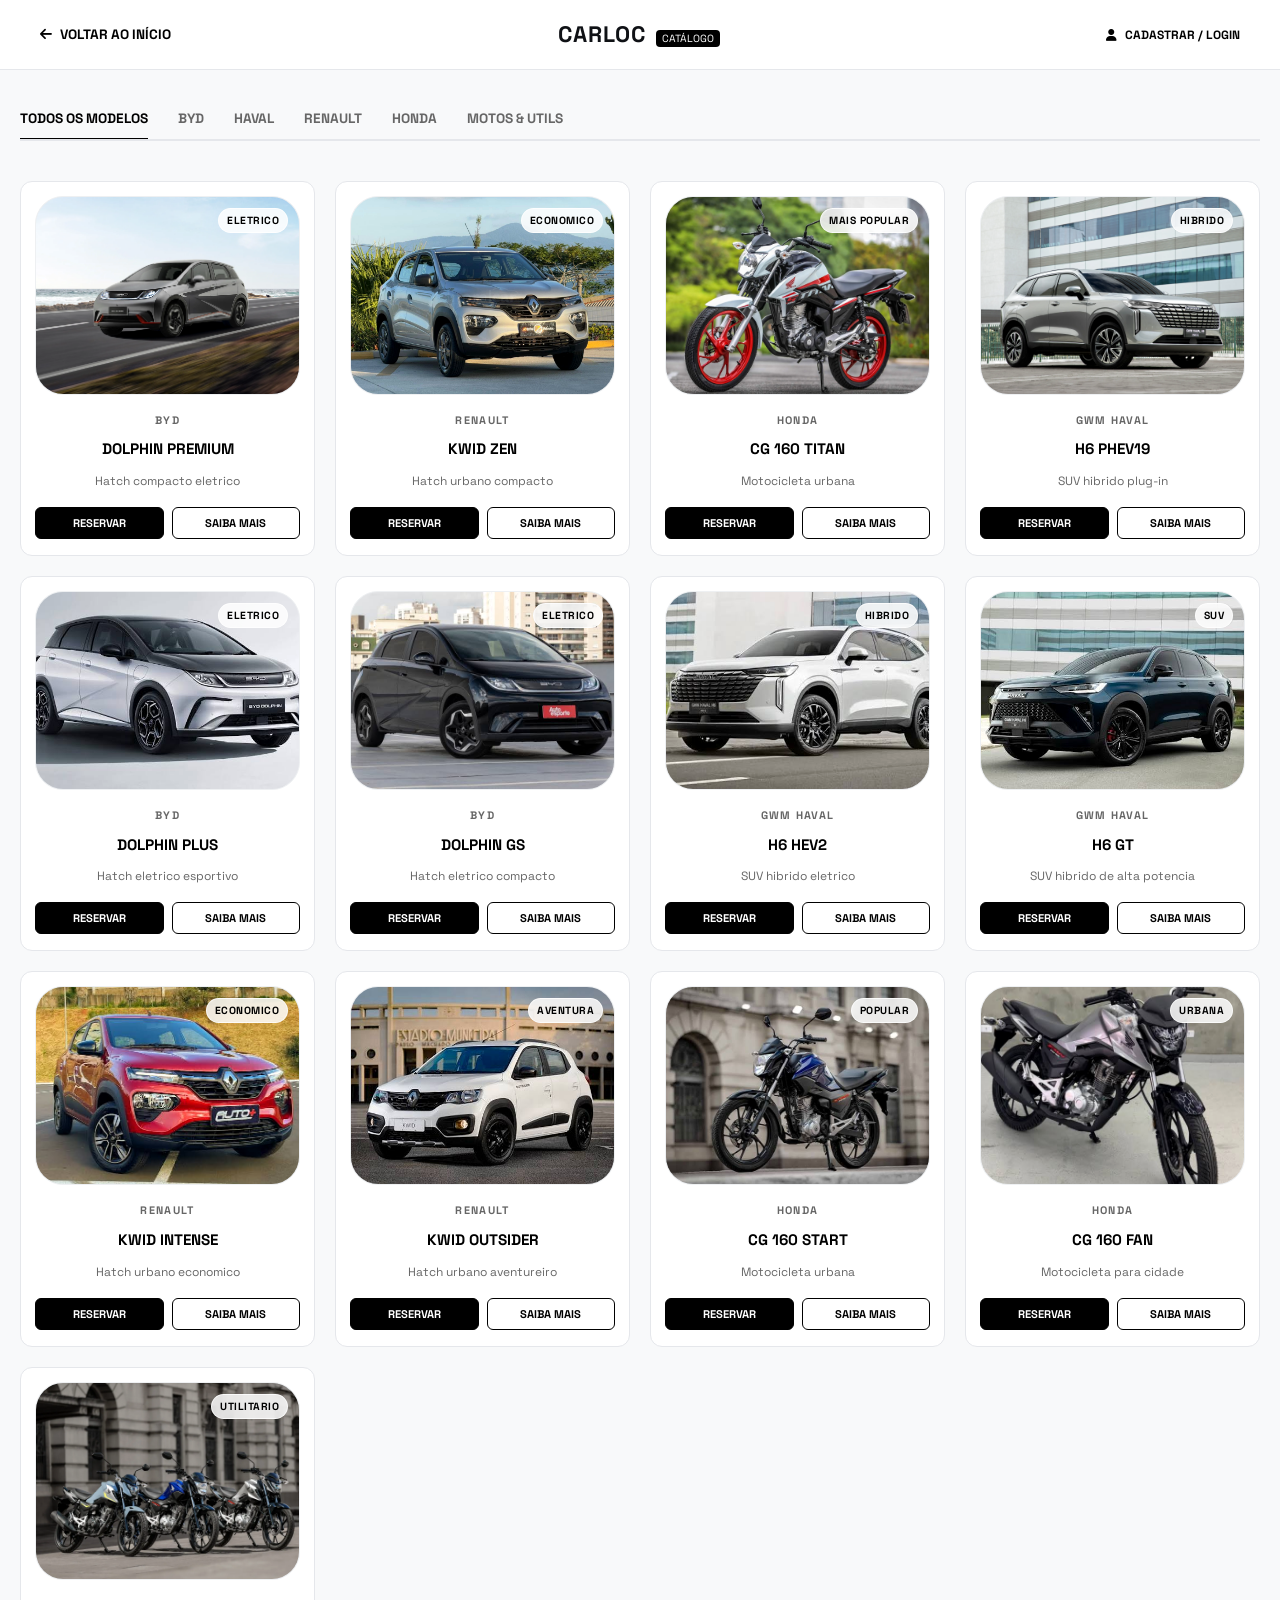
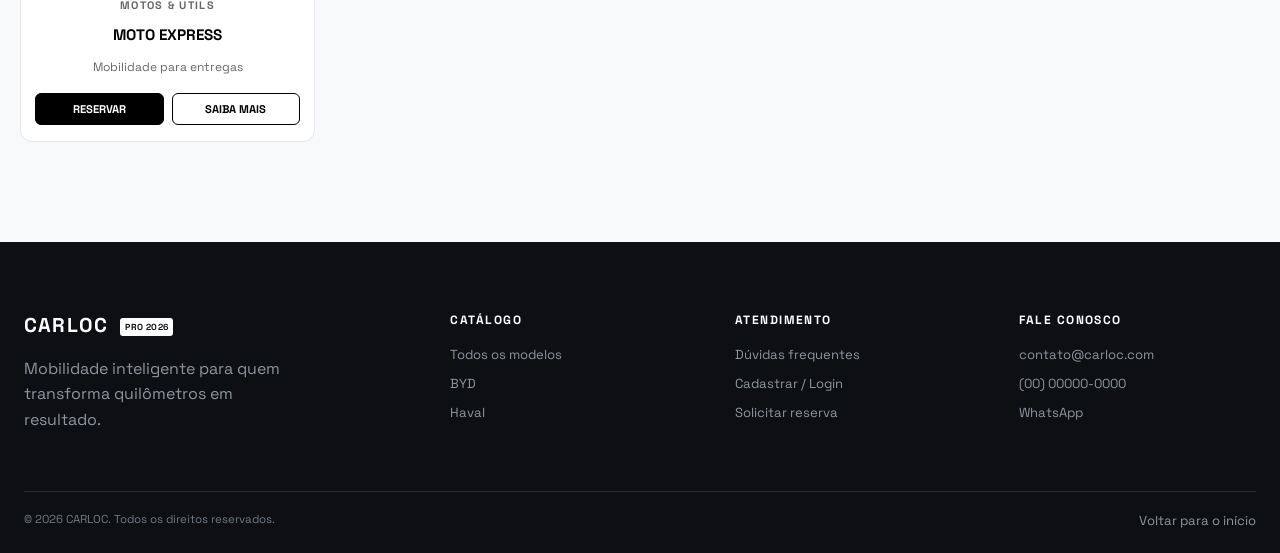
<file: src/main/resources/static/frotas.html>
<!doctype html>
<html lang="pt-BR">
<head>
  <meta charset="UTF-8" />
  <meta name="viewport" content="width=device-width, initial-scale=1.0" />
  <title>CARLOC | Catálogo Completo de Frota</title>
  <link rel="icon" type="image/svg+xml" href="assets/favicon.svg" />
  <link rel="shortcut icon" href="assets/favicon.svg" type="image/svg+xml" />
  
  <link rel="stylesheet" href="https://cdnjs.cloudflare.com/ajax/libs/font-awesome/6.4.0/css/all.min.css" />
  <link href="https://fonts.googleapis.com/css2?family=Space+Grotesk:wght@300;400;500;600;700&family=Syne:wght@700;800;900&display=swap" rel="stylesheet" />
  <link rel="stylesheet" href="css/frotas.css" />
</head>
<body>

  <!-- HEADER SIMPLES DE NAVEGAÇÃO -->
  <header class="catalog-header">
    <div class="header-container">
      <a href="index.html" class="back-link">
        <i class="fa-solid fa-arrow-left"></i> VOLTAR AO INÍCIO
      </a>
      <div class="logo">
        <span class="logo-main">CARLOC</span>
        <span class="badge-v2">CATÁLOGO</span>
      </div>
      <a href="auth.html" class="catalog-login-link">
        <i class="fa-solid fa-user"></i> CADASTRAR / LOGIN
      </a>
    </div>
  </header>

  <main class="catalog-main">
    <!-- NAVEGAÇÃO DE CATEGORIAS / MARCAS -->
    <nav class="brand-tabs">
      <button class="tab-item active" data-filter="all">TODOS OS MODELOS</button>
      <button class="tab-item" data-filter="byd">BYD</button>
      <button class="tab-item" data-filter="haval">HAVAL</button>
      <button class="tab-item" data-filter="renault">RENAULT</button>
      <button class="tab-item" data-filter="honda">HONDA</button>
      <button class="tab-item" data-filter="motos-utils">MOTOS &amp; UTILS</button>
    </nav>

    <!-- GRID DE VEICULOS -->
    <div class="catalog-grid">
      <article class="catalog-card" data-brand="byd">
        <span class="badge-tag">ELETRICO</span>
        <div class="card-img-container">
          <img src="assets/ft1.webp" alt="BYD Dolphin Premium" />
        </div>
        <p class="vehicle-brand">BYD</p>
        <h3 class="model-title">Dolphin Premium</h3>
        <p class="vehicle-type">Hatch compacto eletrico</p>
        <div class="card-actions">
          <button class="btn-action primary">RESERVAR</button>
          <button class="btn-action secondary">SAIBA MAIS</button>
        </div>
      </article>

      <article class="catalog-card" data-brand="renault">
        <span class="badge-tag">ECONOMICO</span>
        <div class="card-img-container">
          <img src="assets/ft2.webp" alt="Renault Kwid Zen" />
        </div>
        <p class="vehicle-brand">RENAULT</p>
        <h3 class="model-title">Kwid Zen</h3>
        <p class="vehicle-type">Hatch urbano compacto</p>
        <div class="card-actions">
          <button class="btn-action primary">RESERVAR</button>
          <button class="btn-action secondary">SAIBA MAIS</button>
        </div>
      </article>

      <article class="catalog-card" data-brand="honda">
        <span class="badge-tag">MAIS POPULAR</span>
        <div class="card-img-container">
          <img src="assets/ft3.jpg" alt="Honda CG 160 Titan" />
        </div>
        <p class="vehicle-brand">HONDA</p>
        <h3 class="model-title">CG 160 Titan</h3>
        <p class="vehicle-type">Motocicleta urbana</p>
        <div class="card-actions">
          <button class="btn-action primary">RESERVAR</button>
          <button class="btn-action secondary">SAIBA MAIS</button>
        </div>
      </article>

      <article class="catalog-card" data-brand="haval">
        <span class="badge-tag">HIBRIDO</span>
        <div class="card-img-container">
          <img src="assets/ft4.webp" alt="GWM Haval H6 PHEV19" />
        </div>
        <p class="vehicle-brand">GWM HAVAL</p>
        <h3 class="model-title">H6 PHEV19</h3>
        <p class="vehicle-type">SUV hibrido plug-in</p>
        <div class="card-actions">
          <button class="btn-action primary">RESERVAR</button>
          <button class="btn-action secondary">SAIBA MAIS</button>
        </div>
      </article>

      <article class="catalog-card" data-brand="byd">
        <span class="badge-tag">ELETRICO</span>
        <div class="card-img-container">
          <img src="assets/ft5.jpg" alt="BYD Dolphin Plus" />
        </div>
        <p class="vehicle-brand">BYD</p>
        <h3 class="model-title">Dolphin Plus</h3>
        <p class="vehicle-type">Hatch eletrico esportivo</p>
        <div class="card-actions">
          <button class="btn-action primary">RESERVAR</button>
          <button class="btn-action secondary">SAIBA MAIS</button>
        </div>
      </article>

      <article class="catalog-card" data-brand="byd">
        <span class="badge-tag">ELETRICO</span>
        <div class="card-img-container">
          <img src="assets/ft6.jpg" alt="BYD Dolphin GS" />
        </div>
        <p class="vehicle-brand">BYD</p>
        <h3 class="model-title">Dolphin GS</h3>
        <p class="vehicle-type">Hatch eletrico compacto</p>
        <div class="card-actions">
          <button class="btn-action primary">RESERVAR</button>
          <button class="btn-action secondary">SAIBA MAIS</button>
        </div>
      </article>

      <article class="catalog-card" data-brand="haval">
        <span class="badge-tag">HIBRIDO</span>
        <div class="card-img-container">
          <img src="assets/ft7.jpg" alt="GWM Haval H6 HEV2" />
        </div>
        <p class="vehicle-brand">GWM HAVAL</p>
        <h3 class="model-title">H6 HEV2</h3>
        <p class="vehicle-type">SUV hibrido eletrico</p>
        <div class="card-actions">
          <button class="btn-action primary">RESERVAR</button>
          <button class="btn-action secondary">SAIBA MAIS</button>
        </div>
      </article>

      <article class="catalog-card" data-brand="haval">
        <span class="badge-tag">SUV</span>
        <div class="card-img-container">
          <img src="assets/ft8.jpg" alt="GWM Haval H6 GT" />
        </div>
        <p class="vehicle-brand">GWM HAVAL</p>
        <h3 class="model-title">H6 GT</h3>
        <p class="vehicle-type">SUV hibrido de alta potencia</p>
        <div class="card-actions">
          <button class="btn-action primary">RESERVAR</button>
          <button class="btn-action secondary">SAIBA MAIS</button>
        </div>
      </article>

      <article class="catalog-card" data-brand="renault">
        <span class="badge-tag">ECONOMICO</span>
        <div class="card-img-container">
          <img src="assets/ft9.jpg" alt="Renault Kwid Intense" />
        </div>
        <p class="vehicle-brand">RENAULT</p>
        <h3 class="model-title">Kwid Intense</h3>
        <p class="vehicle-type">Hatch urbano economico</p>
        <div class="card-actions">
          <button class="btn-action primary">RESERVAR</button>
          <button class="btn-action secondary">SAIBA MAIS</button>
        </div>
      </article>

      <article class="catalog-card" data-brand="renault">
        <span class="badge-tag">AVENTURA</span>
        <div class="card-img-container">
          <img src="assets/ft10.jpg" alt="Renault Kwid Outsider" />
        </div>
        <p class="vehicle-brand">RENAULT</p>
        <h3 class="model-title">Kwid Outsider</h3>
        <p class="vehicle-type">Hatch urbano aventureiro</p>
        <div class="card-actions">
          <button class="btn-action primary">RESERVAR</button>
          <button class="btn-action secondary">SAIBA MAIS</button>
        </div>
      </article>

      <article class="catalog-card" data-brand="honda">
        <span class="badge-tag">POPULAR</span>
        <div class="card-img-container">
          <img src="assets/ft11.jpg" alt="Honda CG 160 Start" />
        </div>
        <p class="vehicle-brand">HONDA</p>
        <h3 class="model-title">CG 160 Start</h3>
        <p class="vehicle-type">Motocicleta urbana</p>
        <div class="card-actions">
          <button class="btn-action primary">RESERVAR</button>
          <button class="btn-action secondary">SAIBA MAIS</button>
        </div>
      </article>

      <article class="catalog-card" data-brand="honda">
        <span class="badge-tag">URBANA</span>
        <div class="card-img-container">
          <img src="assets/ft12.jpg" alt="Honda CG 160 Fan" />
        </div>
        <p class="vehicle-brand">HONDA</p>
        <h3 class="model-title">CG 160 Fan</h3>
        <p class="vehicle-type">Motocicleta para cidade</p>
        <div class="card-actions">
          <button class="btn-action primary">RESERVAR</button>
          <button class="btn-action secondary">SAIBA MAIS</button>
        </div>
      </article>

      <article class="catalog-card" data-brand="motos-utils">
        <span class="badge-tag">UTILITARIO</span>
        <div class="card-img-container">
          <img src="assets/ft13.webp" alt="Moto utilitaria para entregas" />
        </div>
        <p class="vehicle-brand">MOTOS &amp; UTILS</p>
        <h3 class="model-title">Moto Express</h3>
        <p class="vehicle-type">Mobilidade para entregas</p>
        <div class="card-actions">
          <button class="btn-action primary">RESERVAR</button>
          <button class="btn-action secondary">SAIBA MAIS</button>
        </div>
      </article>

    </div>
  </main>

  <footer class="site-footer">
    <div class="footer-main">
      <div class="footer-brand">
        <a href="index.html" class="footer-logo">CARLOC <span>PRO 2026</span></a>
        <p>Mobilidade inteligente para quem transforma quilômetros em resultado.</p>
      </div>
      <div class="footer-column">
        <h3>Catálogo</h3>
        <a href="frotas.html">Todos os modelos</a>
        <a href="frotas.html">BYD</a>
        <a href="frotas.html">Haval</a>
      </div>
      <div class="footer-column">
        <h3>Atendimento</h3>
        <a href="index.html#duvidas">Dúvidas frequentes</a>
        <a href="auth.html">Cadastrar / Login</a>
        <a href="index.html#solicitar">Solicitar reserva</a>
      </div>
      <div class="footer-column">
        <h3>Fale conosco</h3>
        <a href="mailto:contato@carloc.com">contato@carloc.com</a>
        <a href="tel:+5500000000000">(00) 00000-0000</a>
        <a href="https://wa.me/5500000000000" target="_blank" rel="noreferrer">WhatsApp</a>
      </div>
    </div>
    <div class="footer-bottom">
      <span>© 2026 CARLOC. Todos os direitos reservados.</span>
      <a href="index.html">Voltar para o início</a>
    </div>
  </footer>

  <script src="js/frotas.js"></script>
  <script src="js/config.js"></script>

</body>
</html>
</file>
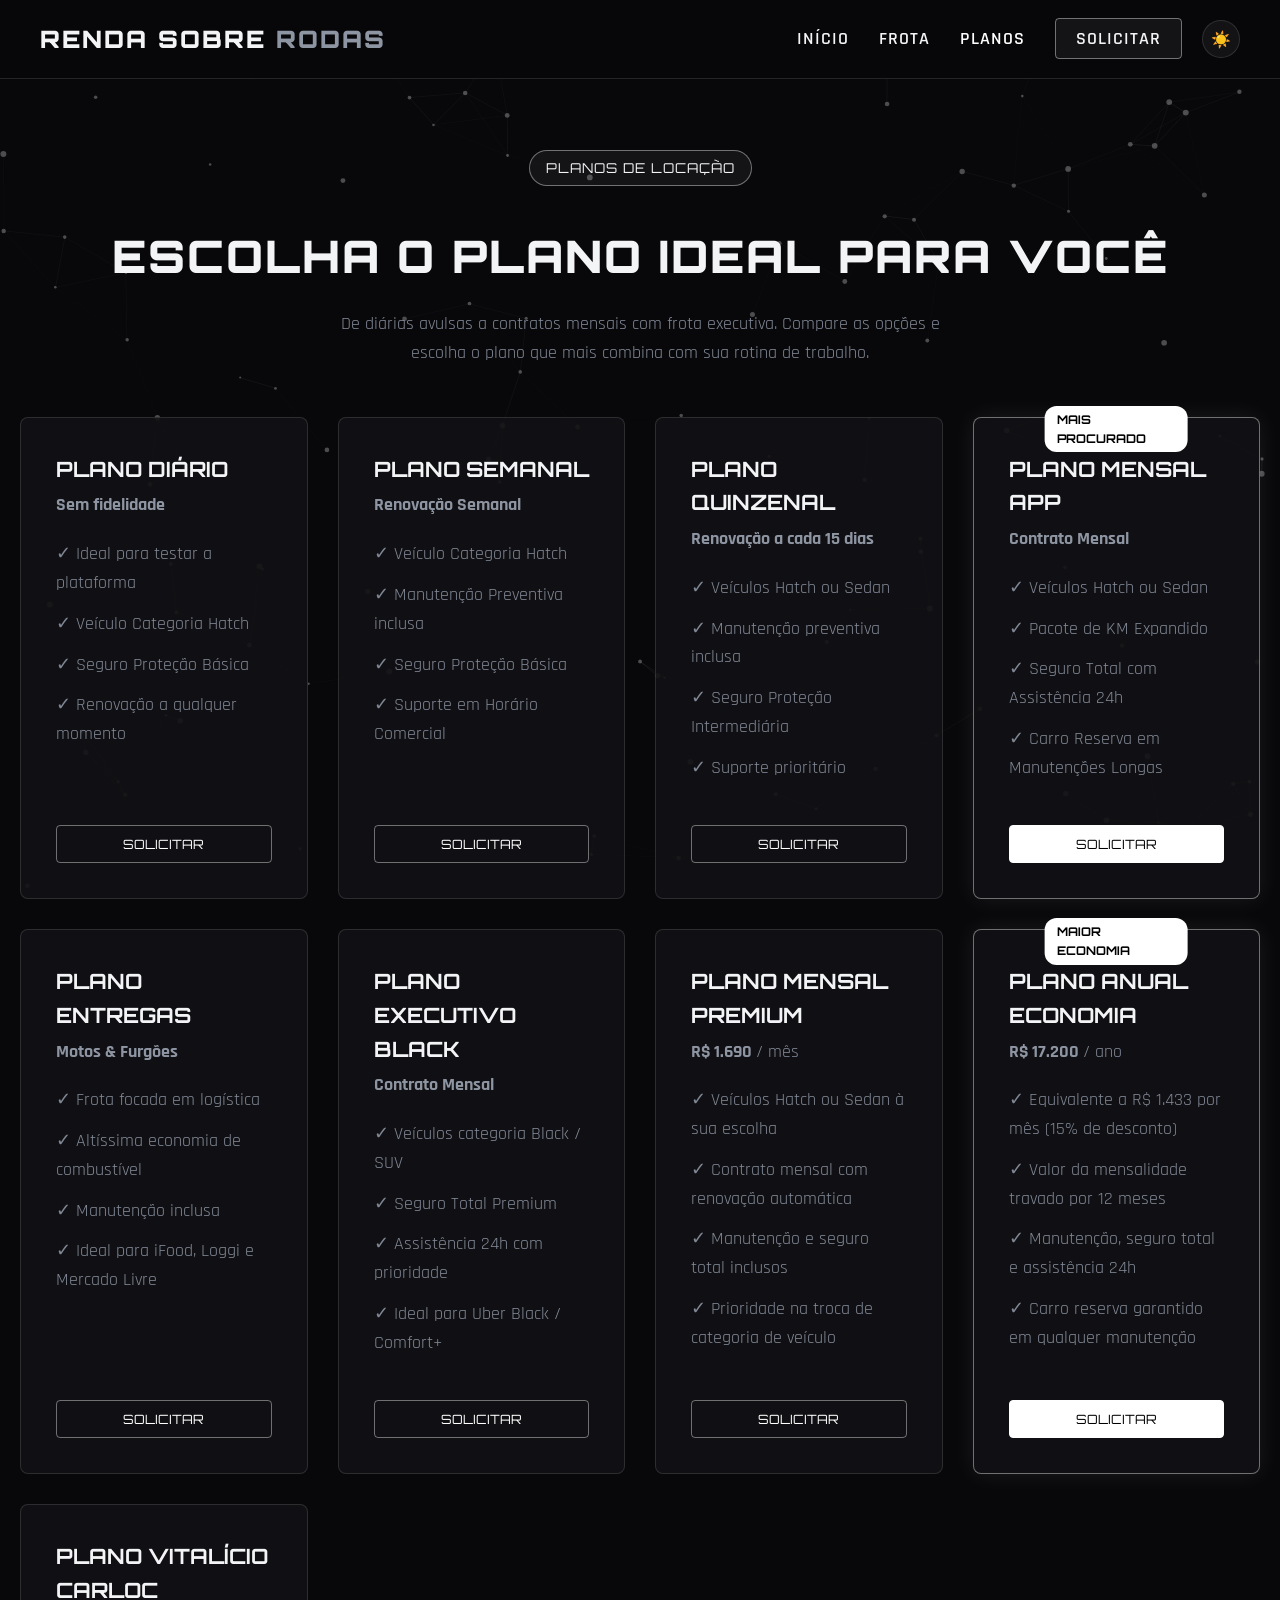
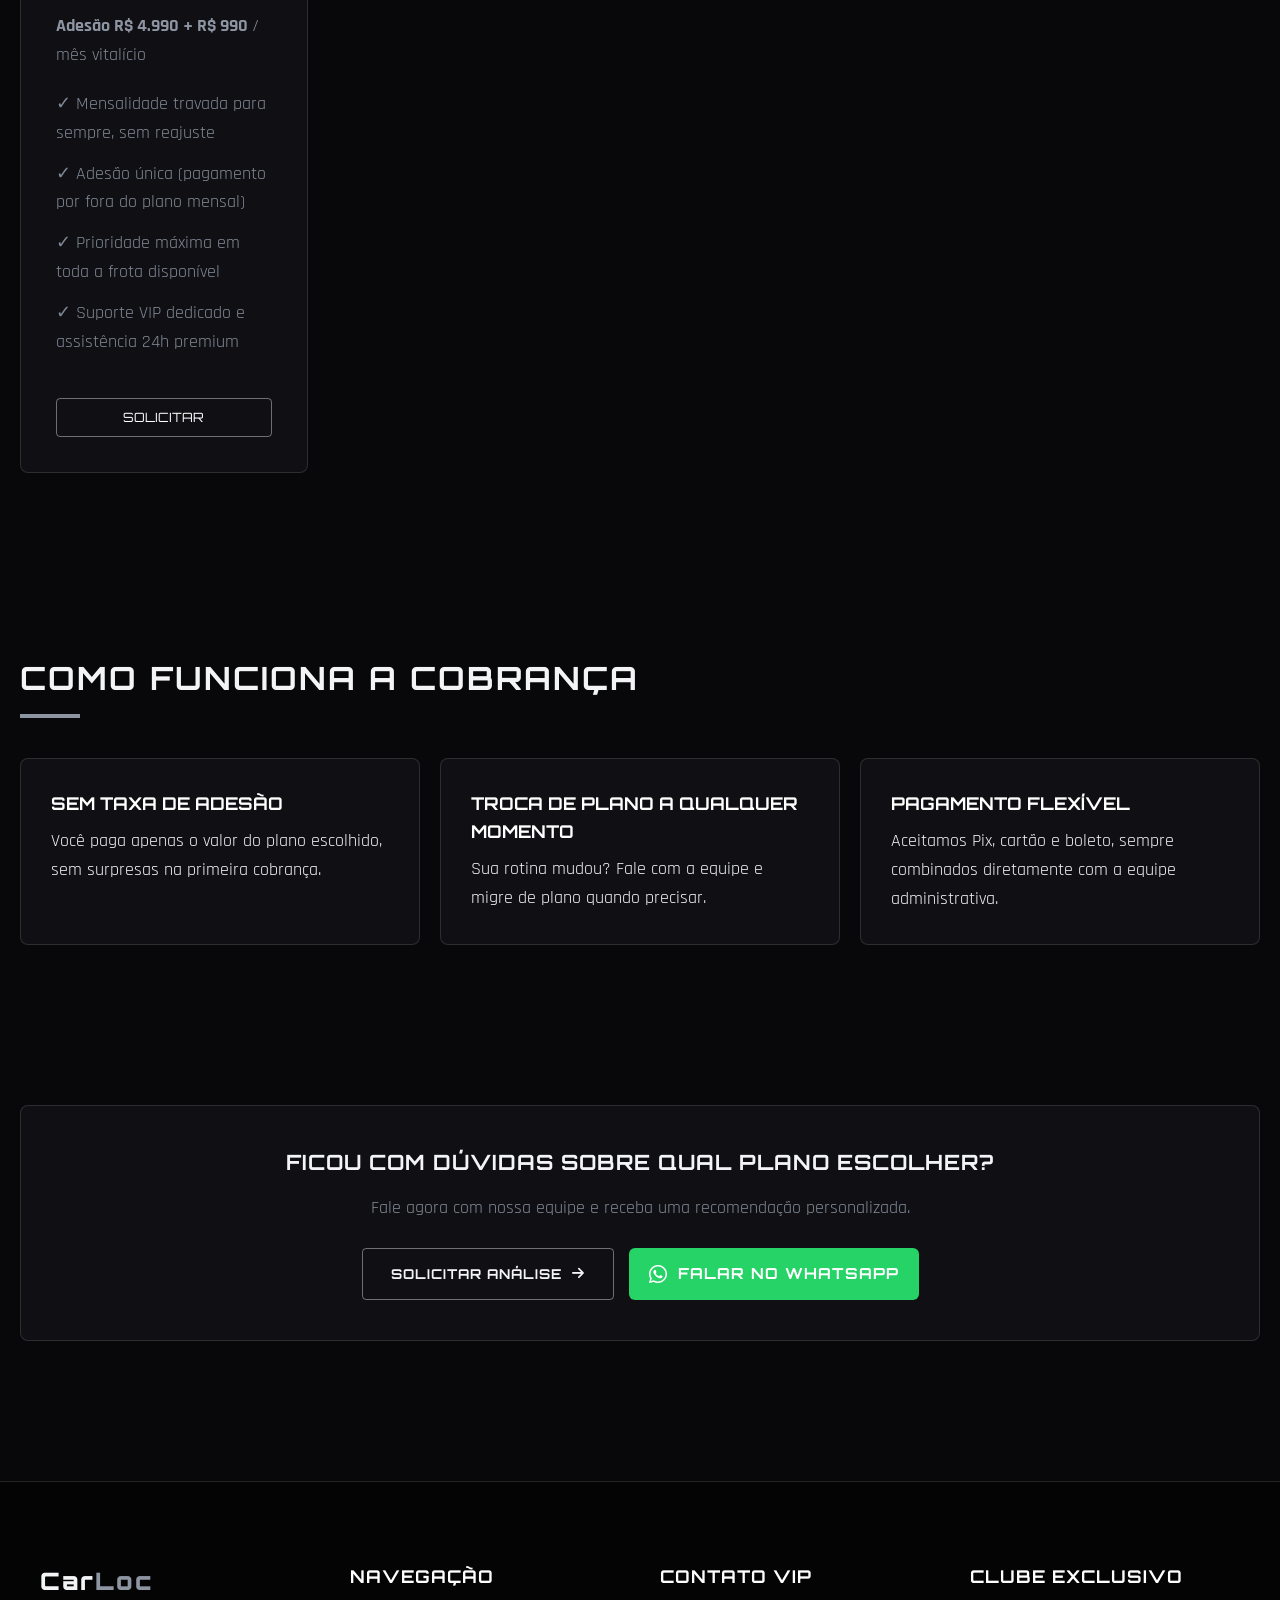
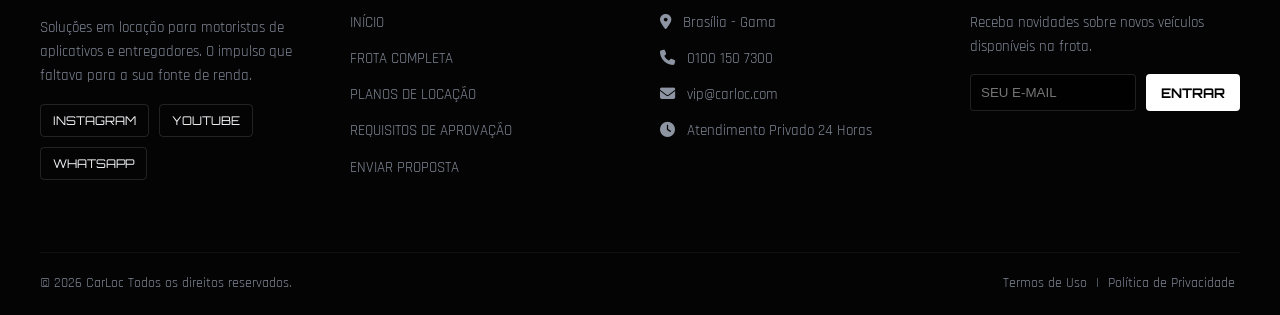
<file: src/main/resources/static/planos.html>
<!doctype html>
<html lang="pt-BR">
  <head>
    <meta charset="UTF-8" />
    <meta name="viewport" content="width=device-width, initial-scale=1.0" />
    <title>CarLoc | Planos de Locação</title>
    <!-- Ícones Font Awesome -->
    <link
      rel="stylesheet"
      href="https://cdnjs.cloudflare.com/ajax/libs/font-awesome/6.4.0/css/all.min.css"
    />
    <link
      href="https://fonts.googleapis.com/css2?family=Orbitron:wght@500;700;900&family=Rajdhani:wght@500;600;700&display=swap"
      rel="stylesheet"
    />
    <style>
#bg-canvas {
    position: fixed;
    top: 0;
    left: 0;
    width: 100%;
    height: 100%;
    pointer-events: none;
    z-index: -1;
}
/* ==========================================================================

   1. CONFIGURAÇÕES GERAIS E VARIÁVEIS (PALETA PRETO, CINZA E CARBONO)
   ========================================================================== */
:root {
  --bg-color: #08080a;          /* Preto Profundo */
  --card-bg: rgba(18, 18, 22, 0.9); /* Grafite Escuro Translucido */
  
  /* PALETA MONOCROMÁTICA */
  --primary: #ffffff;           /* Branco Puro (Destaques) */
  --primary-hover: #d1d5db;     /* Cinza Claro (Hover) */
  --accent: #8e95a2;            /* Cinza Aço / Prata */
  --accent-cyan: #d1d5db;       /* Suporte Monocromático */
  
  --text-main: #f3f4f6;         /* Branco Acinzentado */
  --text-muted: #808896;        /* Cinza Médio */
  
  /* BORDAS E SOMBRAS */
  --border-color: rgba(255, 255, 255, 0.12);
  --border-hover: rgba(255, 255, 255, 0.4);
  
  --font-title: 'Orbitron', sans-serif;
  --font-body: 'Rajdhani', sans-serif;
  --transition: all 0.3s cubic-bezier(0.25, 0.8, 0.25, 1);
}

* {
  margin: 0;
  padding: 0;
  box-sizing: border-box;
}

html {
  scroll-behavior: smooth;
}

body {
  background-color: var(--bg-color);
  color: var(--text-main);
  font-family: var(--font-body);
  font-size: 18px;
  line-height: 1.6;
  overflow-x: hidden;
  position: relative;
}

/* Fundo de Partículas / Canvas */
#bg-canvas {
  position: fixed;
  top: 0;
  left: 0;
  width: 100%;
  height: 100%;
  z-index: -1;
  pointer-events: none;
}

.container {
  max-width: 1280px;
  margin: 0 auto;
  padding: 0 20px;
}

/* ==========================================================================
   2. NAVBAR
   ========================================================================== */
.navbar {
  position: fixed;
  top: 0;
  left: 0;
  width: 100%;
  display: flex;
  justify-content: space-between;
  align-items: center;
  padding: 20px 40px;
  background: rgba(8, 8, 10, 0.95);
  backdrop-filter: blur(10px);
  border-bottom: 1px solid var(--border-color);
  z-index: 1000;
}

.logo {
  font-family: var(--font-title);
  font-size: 1.5rem;
  font-weight: 900;
  letter-spacing: 2px;
  color: var(--text-main);
}

.logo span {
  color: var(--accent);
}

.nav-links {
  display: flex;
  list-style: none;
  gap: 30px;
  align-items: center;
}

.nav-right {
  display: flex;
  align-items: center;
  gap: 20px;
}

.nav-links a {
  color: var(--text-main);
  text-decoration: none;
  font-weight: 600;
  letter-spacing: 1px;
  transition: var(--transition);
}

.nav-links a:hover {
  color: var(--primary);
}

.btn-nav {
  padding: 8px 20px;
  border: 1px solid var(--border-hover);
  border-radius: 4px;
  color: var(--text-main) !important;
  background: rgba(255, 255, 255, 0.05);
}

.btn-nav:hover {
  background: var(--primary);
  color: #000 !important;
  box-shadow: 0 0 15px rgba(255, 255, 255, 0.2);
}

/* ==========================================================================
   3. HERO SECTION
   ========================================================================== */
.hero {
  padding-top: 150px;
  padding-bottom: 60px;
  text-align: center;
}

.badge {
  display: inline-block;
  padding: 6px 16px;
  background: rgba(255, 255, 255, 0.05);
  border: 1px solid var(--border-hover);
  color: var(--text-main);
  font-family: var(--font-title);
  font-size: 0.85rem;
  border-radius: 20px;
  margin-bottom: 20px;
  letter-spacing: 1px;
}

.glitch-title {
  font-family: var(--font-title);
  font-size: 3.5rem;
  font-weight: 900;
  line-height: 1.1;
  letter-spacing: 3px;
  color: #fff;
  text-shadow: 0 0 20px rgba(255, 255, 255, 0.15);
}

.subtitle {
  max-width: 650px;
  margin: 20px auto 40px;
  color: var(--text-muted);
  font-size: 1.2rem;
}

/* BARRA DE CONSULTA / BOOKING */
.booking-bar {
  display: grid;
  grid-template-columns: repeat(auto-fit, minmax(200px, 1fr));
  gap: 15px;
  background: var(--card-bg);
  padding: 25px;
  border-radius: 8px;
  border: 1px solid var(--border-color);
  box-shadow: 0 10px 30px rgba(0,0,0,0.8);
}

.input-group {
  display: flex;
  flex-direction: column;
  text-align: left;
}

.input-group label {
  font-family: var(--font-title);
  font-size: 0.75rem;
  color: var(--accent);
  margin-bottom: 8px;
  letter-spacing: 1px;
}

.input-group select,
.input-group input {
  background: rgba(0, 0, 0, 0.6);
  border: 1px solid var(--border-color);
  color: #fff;
  padding: 12px;
  border-radius: 4px;
  font-family: var(--font-body);
  font-size: 1rem;
  outline: none;
}

.input-group select:focus,
.input-group input:focus {
  border-color: var(--border-hover);
}

.btn-search {
  background: var(--primary);
  color: #000;
  border: none;
  font-family: var(--font-title);
  font-weight: 700;
  padding: 12px;
  border-radius: 4px;
  cursor: pointer;
  transition: var(--transition);
  margin-top: auto;
}

.btn-search:hover {
  background: var(--primary-hover);
  box-shadow: 0 0 20px rgba(255, 255, 255, 0.25);
  transform: translateY(-2px);
}

/* ==========================================================================
   4. FROTA & CARDS DE VEÍCULOS
   ========================================================================== */
.gallery-section, .info-section {
  padding: 80px 0;
}

.section-header {
  margin-bottom: 40px;
}

.section-header h2 {
  font-family: var(--font-title);
  font-size: 2rem;
  letter-spacing: 2px;
  color: var(--text-main);
}

.section-header .line {
  width: 60px;
  height: 4px;
  background: var(--accent);
  margin-top: 10px;
}

.grid-gallery {
  display: grid;
  grid-template-columns: repeat(auto-fit, minmax(280px, 1fr));
  gap: 30px;
}

.card-tilt {
  background: var(--card-bg);
  border-radius: 8px;
  border: 1px solid var(--border-color);
  overflow: hidden;
  transition: var(--transition);
  position: relative;
}

.card-tilt:hover {
  border-color: var(--border-hover);
  transform: translateY(-5px);
  box-shadow: 0 10px 25px rgba(0, 0, 0, 0.8);
}

.tag-status {
  position: absolute;
  top: 15px;
  right: 15px;
  background: #ffffff;
  color: #000;
  font-family: var(--font-title);
  font-size: 0.7rem;
  font-weight: 700;
  padding: 4px 10px;
  border-radius: 3px;
  z-index: 2;
}

.tag-status.red {
  background: #3a3f47;
  color: #fff;
  border: 1px solid var(--border-hover);
}

.img-wrapper {
  position: relative;
  width: 100%;
  height: 218px;
  overflow: hidden;
  filter: grayscale(20%);
  transition: var(--transition);
  background-size: cover;
}

.card-tilt:hover .img-wrapper {
  filter: grayscale(0%);
}

.img-wrapper img {
  width: 100%;
  height: 100%;
  object-fit: cover;
  transition: var(--transition);
}

.card-tilt:hover .img-wrapper img {
  transform: scale(1.05);
}

.card-info {
  padding: 20px;
}

.category {
  font-size: 0.8rem;
  color: var(--accent);
  font-weight: 700;
  letter-spacing: 1px;
}

.card-info h3 {
  font-family: var(--font-title);
  font-size: 1.3rem;
  margin: 5px 0 15px;
}

.specs {
  display: flex;
  flex-wrap: wrap;
  gap: 10px;
  margin-bottom: 20px;
  font-size: 0.9rem;
  color: var(--text-muted);
}

.price-box {
  display: flex;
  justify-content: space-between;
  align-items: center;
  border-top: 1px solid rgba(255, 255, 255, 0.08);
  padding-top: 15px;
}

.price {
  font-family: var(--font-title);
  font-size: 1.3rem;
  color: #fff;
  font-weight: 700;
}

.price span {
  font-size: 0.8rem;
  color: var(--text-muted);
  font-weight: normal;
}

.btn-card {
  background: transparent;
  border: 1px solid var(--border-hover);
  color: #fff;
  padding: 8px 16px;
  border-radius: 4px;
  font-family: var(--font-title);
  font-size: 0.8rem;
  cursor: pointer;
  transition: var(--transition);
}

a.btn-card {
  display: inline-block;
  text-decoration: none;
  text-align: center;
}

.btn-card:hover, .btn-card.active {
  background: #fff;
  color: #000;
  border-color: #fff;
}

/* ==========================================================================
   5. DIFERENCIAIS E CONTEÚDO INFORMATIVO
   ========================================================================== */
.features-section {
  display: grid;
  grid-template-columns: repeat(auto-fit, minmax(280px, 1fr));
  gap: 20px;
  margin-top: 40px;
}

.feature-card, .info-card {
  background: var(--card-bg);
  padding: 30px;
  border-radius: 8px;
  border: 1px solid var(--border-color);
}

.feature-card h4, .info-card h4 {
  font-family: var(--font-title);
  color: #fff;
  margin-bottom: 10px;
  font-size: 1.1rem;
}

.proposta-grid {
  background: var(--card-bg);
  padding: 35px;
  border-radius: 8px;
  border-left: 4px solid var(--accent);
}

.cards-grid-3 {
  display: grid;
  grid-template-columns: repeat(auto-fit, minmax(280px, 1fr));
  gap: 20px;
}

/* REQUISITOS */
.requisitos-box {
  background: var(--card-bg);
  padding: 30px;
  border-radius: 8px;
  border: 1px solid var(--border-color);
}

.req-list {
  list-style: none;
  display: grid;
  grid-template-columns: repeat(auto-fit, minmax(250px, 1fr));
  gap: 20px;
}

.req-list li {
  display: flex;
  align-items: center;
  gap: 15px;
}

.req-list span {
  font-family: var(--font-title);
  font-size: 1.2rem;
  color: #fff;
  background: rgba(255, 255, 255, 0.08);
  padding: 5px 12px;
  border-radius: 4px;
  border: 1px solid var(--border-color);
}

/* PLANOS DE LOCAÇÃO */
.planos-grid {
  display: grid;
  grid-template-columns: repeat(auto-fit, minmax(280px, 1fr));
  gap: 30px;
}

.plano-card {
  background: var(--card-bg);
  padding: 35px;
  border-radius: 8px;
  border: 1px solid var(--border-color);
  position: relative;
  display: flex;
  flex-direction: column;
}

.plano-card.destaque {
  border-color: var(--border-hover);
  box-shadow: 0 0 25px rgba(255, 255, 255, 0.08);
}

.badge-plano {
  position: absolute;
  top: -12px;
  left: 50%;
  transform: translateX(-50%);
  background: #fff;
  color: #000;
  font-family: var(--font-title);
  font-size: 0.75rem;
  font-weight: 700;
  padding: 4px 12px;
  border-radius: 12px;
}

.plano-card h3 {
  font-family: var(--font-title);
  margin-bottom: 5px;
}

.plano-price {
  color: var(--accent);
  font-weight: 700;
  margin-bottom: 20px;
}

.plano-card ul {
  list-style: none;
  margin-bottom: 30px;
  flex-grow: 1;
}

.plano-card li {
  margin-bottom: 12px;
  color: var(--text-muted);
}

/* FAQ */
.faq-grid {
  display: grid;
  grid-template-columns: repeat(auto-fit, minmax(300px, 1fr));
  gap: 20px;
}

.faq-item {
  background: var(--card-bg);
  padding: 25px;
  border-radius: 8px;
  border: 1px solid var(--border-color);
}

.faq-item h4 {
  font-family: var(--font-title);
  color: var(--text-main);
  margin-bottom: 10px;
}

.faq-item p {
  color: var(--text-muted);
  font-size: 0.95rem;
}

/* FORMULÁRIO DE CONTATO */
.contato-container {
  background: var(--card-bg);
  padding: 40px;
  border-radius: 8px;
  border: 1px solid var(--border-color);
}

.contato-form {
  display: flex;
  flex-direction: column;
  gap: 20px;
}

.input-row {
  display: grid;
  grid-template-columns: repeat(auto-fit, minmax(250px, 1fr));
  gap: 20px;
}

.contato-form input,
.contato-form select,
.contato-form textarea {
  background: rgba(0, 0, 0, 0.6);
  border: 1px solid var(--border-color);
  color: #fff;
  padding: 15px;
  border-radius: 4px;
  font-family: var(--font-body);
  font-size: 1rem;
  outline: none;
}

.contato-form input:focus,
.contato-form select:focus,
.contato-form textarea:focus {
  border-color: var(--border-hover);
}

/* ==========================================================================
   6. RODAPÉ (FOOTER)
   ========================================================================== */
.footer {
  background: #040405;
  border-top: 1px solid var(--border-color);
  padding: 80px 40px 20px;
  position: relative;
  margin-top: 60px;
}

.footer-container {
  max-width: 1280px;
  margin: 0 auto;
  display: grid;
  grid-template-columns: repeat(auto-fit, minmax(220px, 1fr));
  gap: 40px;
}

.footer-col h4 {
  font-family: var(--font-title);
  font-size: 1.1rem;
  color: #fff;
  margin-bottom: 20px;
  letter-spacing: 1px;
}

.footer-desc, .news-text {
  color: var(--text-muted);
  font-size: 0.95rem;
  margin: 15px 0;
}

.social-links {
  display: flex;
  gap: 10px;
  flex-wrap: wrap;
}

.social-btn {
  font-family: var(--font-title);
  font-size: 0.75rem;
  color: var(--text-main);
  text-decoration: none;
  border: 1px solid var(--border-color);
  padding: 6px 12px;
  border-radius: 4px;
  transition: var(--transition);
}

.social-btn:hover {
  border-color: var(--primary);
  color: var(--primary);
  background: rgba(255, 255, 255, 0.05);
}

.footer-links, .footer-info {
  list-style: none;
}

.footer-links li, .footer-info li {
  margin-bottom: 12px;
  font-size: 0.95rem;
  color: var(--text-muted);
}

.footer-links a {
  color: var(--text-muted);
  text-decoration: none;
  transition: var(--transition);
}

.footer-links a:hover {
  color: var(--primary);
}

.contact-icon {
  color: var(--accent);
  margin-right: 8px;
}

.footer-form {
  display: flex;
  gap: 10px;
}

.footer-form input {
  background: rgba(0, 0, 0, 0.6);
  border: 1px solid var(--border-color);
  padding: 10px;
  color: #fff;
  border-radius: 4px;
  width: 100%;
}

.footer-form button {
  background: var(--primary);
  color: #000;
  border: none;
  font-family: var(--font-title);
  font-weight: 700;
  padding: 10px 15px;
  border-radius: 4px;
  cursor: pointer;
}

.footer-bottom {
  max-width: 1280px;
  margin: 60px auto 0;
  padding-top: 20px;
  border-top: 1px solid rgba(255, 255, 255, 0.05);
  display: flex;
  justify-content: space-between;
  align-items: center;
  flex-wrap: wrap;
  gap: 15px;
  font-size: 0.85rem;
  color: var(--text-muted);
}

.legal-links a {
  color: var(--text-muted);
  text-decoration: none;
  margin: 0 5px;
}

.legal-links a:hover {
  color: var(--primary);
}

/* ==========================================================================
   7. RESPONSIVIDADE (DISPOSITIVOS MÓVEIS)
   ========================================================================== */
@media (max-width: 768px) {
  .navbar {
    padding: 15px 20px;
  }

  .nav-links {
    display: none;
  }

  .glitch-title {
    font-size: 2.2rem;
  }

  .hero {
    padding-top: 120px;
  }

  .booking-bar {
    grid-template-columns: 1fr;
  }

  .footer-bottom {
    flex-direction: column;
    text-align: center;
  }
}
/* =========================================================
   MODO CLARO / ESCURO
   ========================================================= */

body.light-mode {
    --bg-color: #f4f4f5;
    --card-bg: rgba(255, 255, 255, 0.95);

    --primary: #111111;
    --primary-hover: #333333;
    --accent: #555555;
    --accent-cyan: #666666;

    --text-main: #111111;
    --text-muted: #555555;

    --border-color: rgba(0, 0, 0, 0.12);
    --border-hover: rgba(0, 0, 0, 0.35);
}


/* =========================================================
   BOTÃO DE TROCAR TEMA
   ========================================================= */

.theme-toggle {
    flex-shrink: 0;

    width: 38px;
    height: 38px;

    border: 1px solid var(--border-color);
    border-radius: 50%;

    background: rgba(255, 255, 255, 0.05);
    color: var(--text-main);

    font-size: 16px;

    cursor: pointer;

    display: flex;
    align-items: center;
    justify-content: center;

    transition: var(--transition);
}

.theme-toggle:hover {
    border-color: var(--border-hover);
    transform: scale(1.08);
}


/* =========================================================
   AJUSTES DO MODO CLARO
   ========================================================= */

body.light-mode .navbar {
    background: rgba(244, 244, 245, 0.95);
}

body.light-mode .badge {
    background: rgba(0, 0, 0, 0.05);
}

body.light-mode .glitch-title {
    color: var(--text-main);
    text-shadow: none;
}

body.light-mode .booking-bar {
    box-shadow: 0 10px 30px rgba(0, 0, 0, 0.12);
}


/* Campos */

body.light-mode .input-group select,
body.light-mode .input-group input,
body.light-mode .contato-form input,
body.light-mode .contato-form select,
body.light-mode .contato-form textarea,
body.light-mode .footer-form input {
    background: #ffffff;
    color: #111111;
}


/* Textos */

body.light-mode .price,
body.light-mode .feature-card h4,
body.light-mode .info-card h4,
body.light-mode .footer-col h4 {
    color: var(--text-main);
}


/* Botões dos carros */

body.light-mode .btn-card {
    color: var(--text-main);
}

body.light-mode .btn-card:hover,
body.light-mode .btn-card.active {
    background: #111111;
    color: #ffffff;
    border-color: #111111;
}


/* Tags */

body.light-mode .tag-status.red {
    background: #e5e7eb;
    color: #111111;
}


/* Plano em destaque */

body.light-mode .plano-card.destaque {
    box-shadow: 0 0 25px rgba(0, 0, 0, 0.08);
}


/* Lista */

body.light-mode .req-list span {
    background: rgba(0, 0, 0, 0.05);
    color: var(--text-main);
}


/* Rodapé */

body.light-mode .footer {
    background: #e7e7e9;
}

body.light-mode .social-btn:hover {
    background: rgba(0, 0, 0, 0.05);
}

/* =========================================================
   MODAL DE SUCESSO / REDIRECIONAMENTO WHATSAPP
   ========================================================= */

body.no-scroll {
  overflow: hidden;
}

.modal-overlay {
  position: fixed;
  inset: 0;
  background: rgba(0, 0, 0, 0.75);
  backdrop-filter: blur(6px);
  display: flex;
  align-items: center;
  justify-content: center;
  padding: 20px;
  z-index: 3000;
  opacity: 0;
  visibility: hidden;
  transition: var(--transition);
}

.modal-overlay.active {
  opacity: 1;
  visibility: visible;
}

.modal-box {
  position: relative;
  width: 100%;
  max-width: 420px;
  background: var(--card-bg);
  border: 1px solid var(--border-color);
  border-radius: 10px;
  padding: 45px 30px 35px;
  text-align: center;
  transform: translateY(25px) scale(0.96);
  transition: var(--transition);
  box-shadow: 0 20px 50px rgba(0, 0, 0, 0.6);
}

.modal-overlay.active .modal-box {
  transform: translateY(0) scale(1);
}

.modal-close {
  position: absolute;
  top: 12px;
  right: 14px;
  background: transparent;
  border: none;
  color: var(--text-muted);
  font-size: 1.6rem;
  line-height: 1;
  cursor: pointer;
  transition: var(--transition);
}

.modal-close:hover {
  color: var(--text-main);
}

.modal-icon {
  font-size: 2.6rem;
  color: #25d366;
  margin-bottom: 15px;
}

.modal-box h3 {
  font-family: var(--font-title);
  font-size: 1.4rem;
  letter-spacing: 1px;
  color: var(--text-main);
  margin-bottom: 12px;
}

.modal-box p {
  color: var(--text-muted);
  font-size: 1rem;
  margin-bottom: 28px;
}

.btn-whatsapp {
  display: inline-flex;
  align-items: center;
  justify-content: center;
  gap: 10px;
  width: 100%;
  background: #25d366;
  color: #ffffff !important;
  text-decoration: none;
  font-family: var(--font-title);
  font-weight: 700;
  font-size: 0.95rem;
  letter-spacing: 1px;
  padding: 14px 20px;
  border-radius: 6px;
  transition: var(--transition);
}

.btn-whatsapp:hover {
  background: #1ebe57;
  box-shadow: 0 0 20px rgba(37, 211, 102, 0.4);
  transform: translateY(-2px);
}

.btn-whatsapp i {
  font-size: 1.3rem;
}

body.light-mode .modal-box {
  box-shadow: 0 20px 50px rgba(0, 0, 0, 0.15);
}

/* =========================================================
   NAV ATIVO / SUBTÍTULO DE SEÇÃO / BOTÃO "VER MAIS"
   ========================================================= */

.nav-links a.active {
  color: var(--primary);
}

.section-subtitle {
  color: var(--text-muted);
  max-width: 560px;
  margin-top: 10px;
  font-size: 1rem;
}

.view-all-wrapper {
  text-align: center;
  margin-top: 45px;
}

.btn-view-all {
  display: inline-flex;
  align-items: center;
  gap: 10px;
  background: transparent;
  border: 1px solid var(--border-hover);
  color: var(--text-main);
  text-decoration: none;
  font-family: var(--font-title);
  font-weight: 700;
  font-size: 0.85rem;
  letter-spacing: 1px;
  padding: 14px 28px;
  border-radius: 4px;
  transition: var(--transition);
}

.btn-view-all:hover {
  background: var(--primary);
  color: var(--bg-color);
  box-shadow: 0 0 20px rgba(255, 255, 255, 0.2);
  transform: translateY(-2px);
}

/* =========================================================
   CABEÇALHO DE SUBPÁGINAS (FROTA / PLANOS)
   ========================================================= */

.page-hero {
  max-width: 1280px;
  margin: 0 auto;
  padding: 150px 20px 50px;
  text-align: center;
}

.page-hero h1 {
  font-family: var(--font-title);
  font-size: 2.8rem;
  font-weight: 900;
  letter-spacing: 2px;
  color: var(--text-main);
  margin-top: 15px;
}

.page-hero p {
  max-width: 620px;
  margin: 18px auto 0;
  color: var(--text-muted);
  font-size: 1.1rem;
}

/* =========================================================
   FILTRO DE CATEGORIA (PÁGINA DE FROTA)
   ========================================================= */

.filter-tabs {
  display: flex;
  flex-wrap: wrap;
  justify-content: center;
  gap: 12px;
  max-width: 1280px;
  margin: 0 auto 45px;
  padding: 0 20px;
}

.filter-btn {
  background: transparent;
  border: 1px solid var(--border-color);
  color: var(--text-muted);
  font-family: var(--font-title);
  font-size: 0.8rem;
  letter-spacing: 1px;
  padding: 10px 22px;
  border-radius: 30px;
  cursor: pointer;
  transition: var(--transition);
}

.filter-btn:hover {
  border-color: var(--border-hover);
  color: var(--text-main);
}

.filter-btn.active {
  background: var(--primary);
  color: var(--bg-color);
  border-color: var(--primary);
}

/* =========================================================
   GRADE DE FROTA / PLANOS EM PÁGINA PRÓPRIA
   ========================================================= */

.page-section {
  max-width: 1280px;
  margin: 0 auto;
  padding: 0 20px 100px;
}

/* =========================================================
   NAVEGAÇÃO POR ABAS (ARQUIVO ÚNICO)
   ========================================================= */

.page-view {
  display: none;
}

.page-view.active {
  display: block;
}

    </style>
  </head>
  <body>
    <canvas id="bg-canvas"></canvas>

    <!-- Navegação Superior -->
    <nav class="navbar">
      <div class="logo">RENDA SOBRE <span>RODAS</span></div>
      <div class="nav-right">
        <ul class="nav-links">
          <li><a href="index.html" class="nav-link">INÍCIO</a></li>
          <li><a href="index.html" class="nav-link">FROTA</a></li>
          <li><a href="planos.html" class="nav-link active">PLANOS</a></li>
          <li><a href="index.html#contato" class="nav-link btn-nav">SOLICITAR</a></li>
        </ul>
        <button id="theme-toggle" class="theme-toggle" type="button" aria-label="Alternar modo claro/escuro">
          ☀️
        </button>
      </div>
    </nav>

<header class="page-hero">
      <div class="badge">PLANOS DE LOCAÇÃO</div>
      <h1>ESCOLHA O PLANO IDEAL PARA VOCÊ</h1>
      <p>
        De diárias avulsas a contratos mensais com frota executiva. Compare as opções
        e escolha o plano que mais combina com sua rotina de trabalho.
      </p>
    </header>

    <!-- GRADE DE PLANOS -->
    <section class="page-section">
      <div class="planos-grid">

        <!-- PLANO 1: DIÁRIO -->
        <div class="plano-card">
          <h3>PLANO DIÁRIO</h3>
          <div class="plano-price">Sem fidelidade</div>
          <ul>
            <li>✓ Ideal para testar a plataforma</li>
            <li>✓ Veículo Categoria Hatch</li>
            <li>✓ Seguro Proteção Básica</li>
            <li>✓ Renovação a qualquer momento</li>
          </ul>
          <a href="index.html#contato" class="btn-card">SOLICITAR</a>
        </div>

        <!-- PLANO 2: SEMANAL -->
        <div class="plano-card">
          <h3>PLANO SEMANAL</h3>
          <div class="plano-price">Renovação Semanal</div>
          <ul>
            <li>✓ Veículo Categoria Hatch</li>
            <li>✓ Manutenção Preventiva inclusa</li>
            <li>✓ Seguro Proteção Básica</li>
            <li>✓ Suporte em Horário Comercial</li>
          </ul>
          <a href="index.html#contato" class="btn-card">SOLICITAR</a>
        </div>

        <!-- PLANO 3: QUINZENAL -->
        <div class="plano-card">
          <h3>PLANO QUINZENAL</h3>
          <div class="plano-price">Renovação a cada 15 dias</div>
          <ul>
            <li>✓ Veículos Hatch ou Sedan</li>
            <li>✓ Manutenção preventiva inclusa</li>
            <li>✓ Seguro Proteção Intermediária</li>
            <li>✓ Suporte prioritário</li>
          </ul>
          <a href="index.html#contato" class="btn-card">SOLICITAR</a>
        </div>

        <!-- PLANO 4: MENSAL APP (DESTAQUE) -->
        <div class="plano-card destaque">
          <div class="badge-plano">MAIS PROCURADO</div>
          <h3>PLANO MENSAL APP</h3>
          <div class="plano-price">Contrato Mensal</div>
          <ul>
            <li>✓ Veículos Hatch ou Sedan</li>
            <li>✓ Pacote de KM Expandido</li>
            <li>✓ Seguro Total com Assistência 24h</li>
            <li>✓ Carro Reserva em Manutenções Longas</li>
          </ul>
          <a href="index.html#contato" class="btn-card active">SOLICITAR</a>
        </div>

        <!-- PLANO 5: ENTREGAS -->
        <div class="plano-card">
          <h3>PLANO ENTREGAS</h3>
          <div class="plano-price">Motos & Furgões</div>
          <ul>
            <li>✓ Frota focada em logística</li>
            <li>✓ Altíssima economia de combustível</li>
            <li>✓ Manutenção inclusa</li>
            <li>✓ Ideal para iFood, Loggi e Mercado Livre</li>
          </ul>
          <a href="index.html#contato" class="btn-card">SOLICITAR</a>
        </div>

        <!-- PLANO 6: EXECUTIVO BLACK -->
        <div class="plano-card">
          <h3>PLANO EXECUTIVO BLACK</h3>
          <div class="plano-price">Contrato Mensal</div>
          <ul>
            <li>✓ Veículos categoria Black / SUV</li>
            <li>✓ Seguro Total Premium</li>
            <li>✓ Assistência 24h com prioridade</li>
            <li>✓ Ideal para Uber Black / Comfort+</li>
          </ul>
          <a href="index.html#contato" class="btn-card">SOLICITAR</a>
        </div>

        <!-- PLANO 7: MENSAL PREMIUM -->
        <div class="plano-card">
          <h3>PLANO MENSAL PREMIUM</h3>
          <div class="plano-price">R$ 1.690 <span style="color:var(--text-muted); font-weight:normal;">/ mês</span></div>
          <ul>
            <li>✓ Veículos Hatch ou Sedan à sua escolha</li>
            <li>✓ Contrato mensal com renovação automática</li>
            <li>✓ Manutenção e seguro total inclusos</li>
            <li>✓ Prioridade na troca de categoria de veículo</li>
          </ul>
          <a href="index.html#contato" class="btn-card">SOLICITAR</a>
        </div>

        <!-- PLANO 8: ANUAL ECONOMIA (DESTAQUE) -->
        <div class="plano-card destaque">
          <div class="badge-plano">MAIOR ECONOMIA</div>
          <h3>PLANO ANUAL ECONOMIA</h3>
          <div class="plano-price">R$ 17.200 <span style="color:var(--text-muted); font-weight:normal;">/ ano</span></div>
          <ul>
            <li>✓ Equivalente a R$ 1.433 por mês (15% de desconto)</li>
            <li>✓ Valor da mensalidade travado por 12 meses</li>
            <li>✓ Manutenção, seguro total e assistência 24h</li>
            <li>✓ Carro reserva garantido em qualquer manutenção</li>
          </ul>
          <a href="index.html#contato" class="btn-card active">SOLICITAR</a>
        </div>

        <!-- PLANO 9: VITALÍCIO -->
        <div class="plano-card">
          <h3>PLANO VITALÍCIO CARLOC</h3>
          <div class="plano-price">Adesão R$ 4.990 + R$ 990 <span style="color:var(--text-muted); font-weight:normal;">/ mês vitalício</span></div>
          <ul>
            <li>✓ Mensalidade travada para sempre, sem reajuste</li>
            <li>✓ Adesão única (pagamento por fora do plano mensal)</li>
            <li>✓ Prioridade máxima em toda a frota disponível</li>
            <li>✓ Suporte VIP dedicado e assistência 24h premium</li>
          </ul>
          <a href="index.html#contato" class="btn-card">SOLICITAR</a>
        </div>

      </div>
    </section>

    <!-- COMO FUNCIONA A COBRANÇA -->
    <section class="info-section">
      <div class="container">
        <div class="section-header">
          <h2>COMO FUNCIONA A COBRANÇA</h2>
          <div class="line"></div>
        </div>
        <div class="cards-grid-3">
          <div class="info-card">
            <h4> SEM TAXA DE ADESÃO</h4>
            <p>
              Você paga apenas o valor do plano escolhido, sem surpresas na primeira cobrança.
            </p>
          </div>
          <div class="info-card">
            <h4> TROCA DE PLANO A QUALQUER MOMENTO</h4>
            <p>
              Sua rotina mudou? Fale com a equipe e migre de plano quando precisar.
            </p>
          </div>
          <div class="info-card">
            <h4> PAGAMENTO FLEXÍVEL</h4>
            <p>
              Aceitamos Pix, cartão e boleto, sempre combinados diretamente com a equipe administrativa.
            </p>
          </div>
        </div>
      </div>
    </section>

    <!-- CTA FINAL -->
    <section class="info-section">
      <div class="container">
        <div class="contato-container" style="text-align:center;">
          <h3 style="font-family: var(--font-title); margin-bottom: 15px; letter-spacing: 1px;">
            FICOU COM DÚVIDAS SOBRE QUAL PLANO ESCOLHER?
          </h3>
          <p style="color: var(--text-muted); margin-bottom: 25px;">
            Fale agora com nossa equipe e receba uma recomendação personalizada.
          </p>
          <div style="display:flex; gap:15px; flex-wrap:wrap; justify-content:center;">
            <a href="index.html#contato" class="btn-view-all">
              SOLICITAR ANÁLISE <i class="fa-solid fa-arrow-right"></i>
            </a>
            <a
              href="https://wa.me/5561984674175?text=Ol%C3%A1!%20Tenho%20interesse%20em%20um%20plano%20de%20loca%C3%A7%C3%A3o%20CarLoc.%20Pode%20me%20ajudar%20a%20escolher%3F"
              target="_blank"
              rel="noopener"
              class="btn-whatsapp"
              style="width:auto;"
            >
              <i class="fa-brands fa-whatsapp"></i> FALAR NO WHATSAPP
            </a>
          </div>
        </div>
      </div>
    </section>

    

<!-- RODAPÉ & CONTATO VIP -->
    <footer class="footer">
      <div class="footer-overlay"></div>
      <div class="footer-container">
        <!-- Coluna 1: Logo e Marca -->
        <div class="footer-col brand-col">
          <div class="logo">Car<span>Loc</span></div>
          <p class="footer-desc">
            Soluções em locação para motoristas de aplicativos e entregadores. O impulso que faltava para a sua fonte de renda.
          </p>
          <div class="social-links">
            <a href="#" class="social-btn">INSTAGRAM</a>
            <a href="#" class="social-btn">YOUTUBE</a>
            <a href="#" class="social-btn">WHATSAPP</a>
          </div>
        </div>

        <!-- Coluna 2: Links Rápidos -->
        <div class="footer-col">
          <h4>NAVEGAÇÃO</h4>
          <ul class="footer-links">
            <li><a href="index.html">INÍCIO</a></li>
            <li><a href="index.html">FROTA COMPLETA</a></li>
            <li><a href="planos.html">PLANOS DE LOCAÇÃO</a></li>
            <li><a href="index.html#requisitos">REQUISITOS DE APROVAÇÃO</a></li>
            <li><a href="index.html#contato">ENVIAR PROPOSTA</a></li>
          </ul>
        </div>

        <!-- Coluna 3: Atendimento e Contato -->
        <div class="footer-col">
          <h4>CONTATO VIP</h4>
          <ul class="footer-info">
            <li>
              <i class="fa-solid fa-location-dot contact-icon"></i> Brasília -  Gama
            </li>
            <li>
              <i class="fa-solid fa-phone contact-icon"></i> 0100 150 7300 
            </li>
            <li>
              <i class="fa-solid fa-envelope contact-icon"></i> vip@carloc.com
            </li>
            <li>
              <i class="fa-solid fa-clock contact-icon"></i> Atendimento Privado 24 Horas
            </li>
          </ul>
        </div>

        <!-- Coluna 4: Newsletter -->
        <div class="footer-col">
          <h4>CLUBE EXCLUSIVO</h4>
          <p class="news-text">
            Receba novidades sobre novos veículos disponíveis na frota.
          </p>
          <form class="footer-form" onsubmit="event.preventDefault()">
            <input type="email" placeholder="SEU E-MAIL" required />
            <button type="submit">ENTRAR</button>
          </form>
        </div>
      </div>

      <!-- Linha de Direitos Autorais -->
      <div class="footer-bottom">
        <p>© 2026 CarLoc Todos os direitos reservados.</p>
        <div class="legal-links">
          <a href="#">Termos de Uso</a>
          <span>|</span>
          <a href="#">Política de Privacidade</a>
        </div>
      </div>
    </footer>

    <script>
/* CANVAS DE PARTÍCULAS INTERATIVAS */
const canvas = document.getElementById('bg-canvas');
const ctx = canvas.getContext('2d');
let particles = [];

function resizeCanvas() {
  canvas.width = window.innerWidth;
  canvas.height = window.innerHeight;
}
window.addEventListener('resize', resizeCanvas);
resizeCanvas();

const mouse = { x: null, y: null, radius: 150 };

window.addEventListener('mousemove', (e) => {
  mouse.x = e.x;
  mouse.y = e.y;
});

class Particle {
  constructor() {
    this.x = Math.random() * canvas.width;
    this.y = Math.random() * canvas.height;
    this.size = Math.random() * 2 + 1;
    this.speedX = (Math.random() - 0.5) * 0.6;
    this.speedY = (Math.random() - 0.5) * 0.6;
    this.density = (Math.random() * 20) + 1;
  }

  draw() {
    ctx.fillStyle = 'rgba(180, 180, 180, 0.4)';
    ctx.beginPath();
    ctx.arc(this.x, this.y, this.size, 0, Math.PI * 2);
    ctx.closePath();
    ctx.fill();
  }

  update() {
    this.x += this.speedX;
    this.y += this.speedY;

    if (this.x < 0 || this.x > canvas.width) this.speedX *= -1;
    if (this.y < 0 || this.y > canvas.height) this.speedY *= -1;

    let dx = mouse.x - this.x;
    let dy = mouse.y - this.y;
    let distance = Math.sqrt(dx * dx + dy * dy);

    if (distance < mouse.radius) {
      const forceDirectionX = dx / distance;
      const forceDirectionY = dy / distance;
      const force = (mouse.radius - distance) / mouse.radius;
      const directionX = forceDirectionX * force * this.density;
      const directionY = forceDirectionY * force * this.density;

      this.x -= directionX;
      this.y -= directionY;
    }
  }
}

function init() {
  particles = [];
  const numberOfParticles = (canvas.width * canvas.height) / 10000;
  for (let i = 0; i < numberOfParticles; i++) {
    particles.push(new Particle());
  }
}
init();

function animate() {
  ctx.clearRect(0, 0, canvas.width, canvas.height);
  for (let i = 0; i < particles.length; i++) {
    particles[i].draw();
    particles[i].update();
  }
  connect();
  requestAnimationFrame(animate);
}
animate();

function connect() {
  for (let a = 0; a < particles.length; a++) {
    for (let b = a; b < particles.length; b++) {
      let dx = particles[a].x - particles[b].x;
      let dy = particles[a].y - particles[b].y;
      let distance = Math.sqrt(dx * dx + dy * dy);

      if (distance < 110) {
        let opacity = 1 - (distance / 110);
        ctx.strokeStyle = `rgba(150, 150, 150, ${opacity * 0.12})`;
        ctx.lineWidth = 1;
        ctx.beginPath();
        ctx.moveTo(particles[a].x, particles[a].y);
        ctx.lineTo(particles[b].x, particles[b].y);
        ctx.stroke();
      }
    }
  }
}

/* =========================================================
   MODO CLARO / ESCURO
   ========================================================= */

const themeToggle = document.getElementById('theme-toggle');

if (themeToggle) {

    themeToggle.addEventListener('click', () => {

        document.body.classList.toggle('light-mode');

        if (document.body.classList.contains('light-mode')) {
            themeToggle.textContent = '🌙';
            localStorage.setItem('theme', 'light');
        } else {
            themeToggle.textContent = '☀️';
            localStorage.setItem('theme', 'dark');
        }
    });

    // Recupera o tema salvo
    const savedTheme = localStorage.getItem('theme');

    if (savedTheme === 'light') {
        document.body.classList.add('light-mode');
        themeToggle.textContent = '🌙';
    } else {
        themeToggle.textContent = '☀️';
    }
}
    </script>
  </body>
      <script src="js/config.js"></script>

</html>
</file>
<file: src/main/resources/static/css/style.css>
:root {
  --bg-white: #fafafa;
  --bg-pure: #ffffff;
  --text-dark: #0f1115;
  --text-muted: #64748b;
  --border-light: rgba(15, 17, 21, 0.08);
  --border-strong: rgba(15, 17, 21, 0.2);
  --shadow-lux: 0 30px 60px -12px rgba(0, 0, 0, 0.08);
  --shadow-hover: 0 40px 80px -15px rgba(0, 0, 0, 0.16);

  --font-heading: 'Syne', sans-serif;
  --font-body: 'Space Grotesk', sans-serif;
  --transition: all 0.4s cubic-bezier(0.16, 1, 0.3, 1);
}

* {
  margin: 0;
  padding: 0;
  box-sizing: border-box;
}

body {
  background-color: var(--bg-white);
  color: var(--text-dark);
  font-family: var(--font-body);
  line-height: 1.6;
  overflow-x: hidden;
}

/* PONTEIROS PADRÃO COM TRANSIÇÕES DE HOVER */
a, button, select, input, .logo-icon-wrapper, .vehicle-card, .tab-btn, .plan-card, .booking-form, .fleet-grid .vehicle-card {
  cursor: pointer;
}

/* NAVBAR EXPANDIDA TRANSPARENTE */
.navbar-full {
  position: fixed;
  top: 0;
  left: 0;
  width: 100%;
  padding: 24px 48px;
  background: rgba(255, 255, 255, 0.4);
  backdrop-filter: blur(20px);
  -webkit-backdrop-filter: blur(20px);
  border-bottom: 1px solid rgba(15, 17, 21, 0.06);
  z-index: 1000;
}

.nav-container {
  max-width: 1600px;
  margin: 0 auto;
  display: flex;
  justify-content: space-between;
  align-items: center;
}

/* LOGO PRATA COM ÍCONES E ROTAÇÃO */
.logo {
  display: flex;
  align-items: center;
  gap: 12px;
  font-family: var(--font-heading);
  font-size: 1.4rem;
  font-weight: 800;
}

.logo-icon-wrapper {
  display: flex;
  align-items: center;
  justify-content: center;
  width: 40px;
  height: 40px;
  perspective: 1000px;
}

.logo-svg {
  width: 100%;
  height: 100%;
  transform-origin: center center;
}

@keyframes spinTwice {
  0% { transform: rotate(0deg); }
  100% { transform: rotate(720deg); }
}

.spin-logo .logo-svg {
  animation: spinTwice 2.5s cubic-bezier(0.25, 1, 0.5, 1) forwards;
}

.logo-icon-wrapper:hover .logo-svg,
.logo-icon-wrapper:active .logo-svg {
  transform: rotate(360deg);
  transition: transform 0.8s ease-in-out;
}

.logo-main {
  color: var(--text-dark);
  letter-spacing: -0.5px;
}

.nav-links {
  display: flex;
  gap: 40px;
}

.nav-item {
  color: var(--text-dark);
  text-decoration: none;
  font-size: 0.85rem;
  font-weight: 600;
  letter-spacing: 0.5px;
  text-transform: uppercase;
  transition: var(--transition);
}

.nav-item:hover {
  color: var(--text-muted);
}

.nav-actions {
  display: flex;
  align-items: center;
  gap: 20px;
}

.btn-nav-login {
  display: inline-flex;
  align-items: center;
  gap: 8px;
  color: var(--text-dark);
  font-size: 0.75rem;
  font-weight: 700;
  letter-spacing: 0.5px;
  text-decoration: none;
  transition: var(--transition);
}

.auth-logout-label {
  display: none;
  padding-left: 8px;
  border-left: 1px solid currentColor;
  font-size: 0.64rem;
  letter-spacing: 0.4px;
}

.auth-logout-label.visible {
  display: inline;
}

.btn-nav-login:hover {
  opacity: 0.6;
  transform: translateY(-2px);
}

.btn-nav-login.is-logged-in {
  max-width: 190px;
  padding: 9px 12px;
  border: 1px solid var(--border-strong);
  border-radius: 50px;
  gap: 10px;
}

.btn-nav-login.is-logged-in .auth-link-label {
  overflow: hidden;
  text-overflow: ellipsis;
  white-space: nowrap;
}

.btn-nav-login.is-logged-in:hover {
  color: #fff;
  background: var(--text-dark);
  border-color: var(--text-dark);
  opacity: 1;
}

.btn-dark-glow {
  background: var(--text-dark);
  color: #fff;
  padding: 12px 28px;
  border-radius: 50px;
  font-weight: 700;
  font-size: 0.8rem;
  letter-spacing: 1px;
  text-decoration: none;
  transition: var(--transition);
  display: inline-flex;
  justify-content: center;
  align-items: center;
}

.btn-dark-glow:hover {
  transform: translateY(-3px);
  box-shadow: 0 12px 25px rgba(0, 0, 0, 0.25);
}

/* MENU TOGGLE HAMBURGER */
.menu-toggle {
  background: transparent;
  border: none;
  display: flex;
  flex-direction: column;
  justify-content: space-between;
  width: 26px;
  height: 18px;
}

.menu-toggle span {
  width: 100%;
  height: 2px;
  background-color: var(--text-dark);
  border-radius: 2px;
  transition: var(--transition);
}

.menu-toggle:hover span:nth-child(2) {
  transform: translateX(4px);
}

/* MENU BACKDROP */
.menu-backdrop {
  position: fixed;
  top: 0;
  left: 0;
  width: 100vw;
  height: 100vh;
  background: rgba(15, 17, 21, 0.2);
  backdrop-filter: blur(12px);
  -webkit-backdrop-filter: blur(12px);
  z-index: 1050;
  opacity: 0;
  visibility: hidden;
  transition: var(--transition);
}

.menu-backdrop.active {
  opacity: 1;
  visibility: visible;
}

/* MENU HAMBÚRGUER EXPANDIDO (DRAWER) */
.mobile-drawer {
  position: fixed;
  top: 0;
  right: -100%;
  width: 100%;
  max-width: 420px;
  height: 100vh;
  background: rgba(250, 250, 250, 0.82);
  backdrop-filter: blur(30px) saturate(180%);
  -webkit-backdrop-filter: blur(30px) saturate(180%);
  border-left: 1px solid rgba(15, 17, 21, 0.08);
  z-index: 1100;
  display: flex;
  flex-direction: column;
  justify-content: space-between;
  padding: 44px;
  box-shadow: -20px 0 50px rgba(0, 0, 0, 0.06);
  transition: right 0.5s cubic-bezier(0.16, 1, 0.3, 1);
  color: var(--text-dark);
}

.mobile-drawer.active {
  right: 0;
}

.drawer-header {
  display: flex;
  justify-content: space-between;
  align-items: center;
  padding-bottom: 24px;
  border-bottom: 1px solid var(--border-light);
}

.drawer-close {
  background: transparent;
  border: none;
  font-size: 1.4rem;
  color: var(--text-dark);
  transition: var(--transition);
  opacity: 0.7;
}

.drawer-close:hover {
  opacity: 1;
  transform: rotate(90deg);
}

.drawer-body {
  display: flex;
  flex-direction: column;
  gap: 32px;
  margin: auto 0;
}

.drawer-nav {
  list-style: none;
  display: flex;
  flex-direction: column;
  gap: 20px;
}

.drawer-link {
  color: var(--text-dark);
  text-decoration: none;
  font-family: var(--font-heading);
  font-size: 1.15rem;
  font-weight: 700;
  letter-spacing: -0.3px;
  display: flex;
  align-items: center;
  gap: 16px;
  transition: var(--transition);
}

.drawer-link i {
  font-size: 1.05rem;
  color: var(--text-muted);
  width: 22px;
  transition: var(--transition);
}

.drawer-link:hover, 
.drawer-link.active {
  color: var(--text-dark);
  transform: translateX(6px);
}

.drawer-link:hover i, 
.drawer-link.active i {
  color: var(--text-dark);
}

.drawer-actions {
  display: flex;
  flex-direction: column;
  gap: 12px;
}

.btn-drawer-login {
  display: flex;
  align-items: center;
  justify-content: center;
  gap: 10px;
  color: var(--text-dark);
  border: 1px solid var(--border-strong);
  padding: 14px 24px;
  border-radius: 50px;
  font-weight: 700;
  font-size: 0.8rem;
  letter-spacing: 1px;
  text-decoration: none;
  transition: var(--transition);
}

.btn-drawer-login:hover {
  background: var(--text-dark);
  border-color: var(--text-dark);
  color: #fff;
  transform: translateY(-2px);
}

.btn-drawer-login.is-logged-in {
  overflow: hidden;
}

.btn-drawer-login.is-logged-in .auth-link-label {
  overflow: hidden;
  text-overflow: ellipsis;
  white-space: nowrap;
}

.btn-drawer-login.is-logged-in {
  justify-content: space-between;
  padding-inline: 16px;
}

.btn-drawer-login.is-logged-in .auth-logout-label {
  display: inline;
  flex: 0 0 auto;
}

.btn-drawer-primary {
  display: flex;
  align-items: center;
  justify-content: center;
  gap: 10px;
  background: var(--text-dark);
  color: #ffffff;
  padding: 15px 24px;
  border-radius: 50px;
  font-weight: 700;
  font-size: 0.8rem;
  letter-spacing: 1px;
  text-transform: uppercase;
  text-decoration: none;
  transition: var(--transition);
  box-shadow: 0 10px 20px rgba(15, 17, 21, 0.12);
}

.btn-drawer-primary:hover {
  transform: translateY(-2px);
  box-shadow: 0 14px 28px rgba(15, 17, 21, 0.2);
}

.btn-drawer-whatsapp,
.btn-whatsapp-direct {
  display: flex;
  align-items: center;
  justify-content: center;
  gap: 10px;
  background: rgba(37, 211, 102, 0.08);
  color: #128c7e;
  border: 1px solid rgba(37, 211, 102, 0.3);
  padding: 14px 24px;
  border-radius: 50px;
  font-weight: 700;
  font-size: 0.8rem;
  letter-spacing: 0.5px;
  text-decoration: none;
  transition: var(--transition);
}

.btn-drawer-whatsapp i,
.btn-whatsapp-direct i {
  font-size: 1.1rem;
  color: #25d366;
}

.btn-drawer-whatsapp:hover,
.btn-whatsapp-direct:hover {
  background: #25d366;
  color: #ffffff;
  border-color: #25d366;
  transform: translateY(-2px);
  box-shadow: 0 10px 25px rgba(37, 211, 102, 0.25);
}

.btn-drawer-whatsapp:hover i,
.btn-whatsapp-direct:hover i {
  color: #ffffff;
}

.drawer-footer {
  padding-top: 24px;
  border-top: 1px solid var(--border-light);
  display: flex;
  justify-content: space-between;
  align-items: center;
  font-size: 0.75rem;
  color: var(--text-muted);
  font-weight: 600;
}

.drawer-socials {
  display: flex;
  gap: 16px;
}

.drawer-socials a {
  color: var(--text-dark);
  font-size: 1rem;
  opacity: 0.7;
  transition: var(--transition);
}

.drawer-socials a:hover {
  opacity: 1;
  transform: translateY(-2px);
}

/* HERO ALINHADO À ESQUERDA */
.hero {
  position: relative;
  min-height: 95vh;
  display: flex;
  align-items: center;
  padding: 180px 48px 80px;
  overflow: hidden;
}

.hero-video-wrapper {
  position: absolute;
  top: 0;
  left: 0;
  width: 100%;
  height: 100%;
  z-index: 0;
}

.hero-video {
  width: 100%;
  height: 100%;
  object-fit: cover;
  transform: scale(1.08);
  transform-origin: center center;
  transition: transform 0.35s ease-out;
  will-change: transform;
}

.hero-video-overlay {
  position: absolute;
  top: 0;
  left: 0;
  width: 100%;
  height: 100%;
  background: linear-gradient(
    90deg,
    rgba(250, 250, 250, 0.95) 0%,
    rgba(250, 250, 250, 0.7) 50%,
    rgba(250, 250, 250, 0.3) 100%
  );
}

.hero-content-left {
  position: relative;
  z-index: 1;
  max-width: 820px;
  text-align: left;
}

.hero-badge {
  display: inline-flex;
  align-items: center;
  gap: 10px;
  background: rgba(255, 255, 255, 0.85);
  border: 1px solid var(--border-strong);
  padding: 8px 20px;
  border-radius: 50px;
  font-size: 0.75rem;
  font-weight: 700;
  letter-spacing: 1.5px;
  margin-bottom: 24px;
}

.badge-dot {
  width: 6px;
  height: 6px;
  background-color: var(--text-dark);
  border-radius: 50%;
}

.hero-title {
  font-family: var(--font-heading);
  font-size: clamp(3.2rem, 5.5vw, 5.5rem);
  line-height: 1.02;
  letter-spacing: -2px;
  color: var(--text-dark);
  margin-bottom: 24px;
}

.text-liquid-silver {
  background: linear-gradient(135deg, #000000 0%, #444444 40%, #888888 70%, #000000 100%);
  background-clip: text;
  -webkit-background-clip: text;
  -webkit-text-fill-color: transparent;
}

.hero-subtitle {
  max-width: 580px;
  margin-bottom: 48px;
  color: var(--text-dark);
  font-size: 1.15rem;
}

.floating-widget {
  display: flex;
  align-items: center;
  background: rgba(255, 255, 255, 0.9);
  backdrop-filter: blur(20px);
  border: 1px solid var(--border-strong);
  padding: 14px 20px;
  border-radius: 24px;
  box-shadow: var(--shadow-lux);
  gap: 16px;
}

.widget-field {
  flex: 1;
  display: flex;
  flex-direction: column;
  align-items: flex-start;
  padding: 4px 12px;
}

.widget-field label {
  font-size: 0.7rem;
  font-weight: 800;
  letter-spacing: 1px;
  color: var(--text-dark);
  margin-bottom: 6px;
}

.widget-field select, .widget-field input {
  width: 100%;
  background: transparent;
  border: none;
  font-family: var(--font-body);
  font-size: 0.95rem;
  font-weight: 600;
  color: var(--text-dark);
  outline: none;
}

.widget-sep {
  width: 1px;
  height: 40px;
  background-color: var(--border-strong);
}

.btn-widget-search {
  background: var(--text-dark);
  color: #fff;
  border: none;
  padding: 16px 28px;
  border-radius: 16px;
  font-weight: 700;
  font-size: 0.85rem;
  letter-spacing: 1px;
  display: flex;
  align-items: center;
  gap: 10px;
  transition: var(--transition);
}

.btn-widget-search:hover {
  background: #222;
  box-shadow: 0 10px 25px rgba(0,0,0,0.2);
  transform: translateY(-2px);
}

/* SEÇÃO INTERMEDIÁRIA TELEMETRIA */
.telemetry-strip {
  max-width: 1280px;
  margin: -40px auto 60px;
  position: relative;
  z-index: 10;
  padding: 0 24px;
}

.telemetry-container {
  background: var(--bg-pure);
  border: 1px solid var(--border-strong);
  border-radius: 24px;
  padding: 32px 48px;
  display: flex;
  justify-content: space-around;
  align-items: center;
  box-shadow: var(--shadow-lux);
}

.telemetry-item {
  display: flex;
  flex-direction: column;
  align-items: center;
  text-align: center;
}

.telemetry-val {
  font-family: var(--font-heading);
  font-size: 2.2rem;
  font-weight: 800;
  color: var(--text-dark);
}

.telemetry-lbl {
  font-size: 0.75rem;
  font-weight: 700;
  letter-spacing: 1.5px;
  color: var(--text-muted);
  margin-top: 4px;
}

.telemetry-divider {
  width: 1px;
  height: 40px;
  background: var(--border-light);
}

/* FLEET SECTION */
.fleet-section {
  max-width: 1280px;
  margin: 0 auto;
  padding: 40px 24px 100px;
}

.section-head {
  display: flex;
  justify-content: space-between;
  align-items: flex-end;
  margin-bottom: 48px;
  border-bottom: 1px solid var(--border-light);
  padding-bottom: 24px;
}

.sub-tag {
  font-size: 0.75rem;
  font-weight: 800;
  letter-spacing: 2px;
  color: var(--text-muted);
}

.section-head h2 {
  font-family: var(--font-heading);
  font-size: 2.2rem;
  color: var(--text-dark);
}

.fleet-tabs {
  display: flex;
  gap: 10px;
}

.tab-btn {
  background: #fff;
  border: 1px solid var(--border-light);
  color: var(--text-dark);
  padding: 8px 18px;
  border-radius: 50px;
  font-size: 0.75rem;
  font-weight: 700;
  letter-spacing: 1px;
  transition: var(--transition);
}

.tab-btn.active, .tab-btn:hover {
  background: var(--text-dark);
  color: #fff;
}

.fleet-grid {
  display: grid;
  grid-template-columns: repeat(auto-fit, minmax(280px, 1fr));
  gap: 28px;
}

.fleet-grid.is-filtered {
  grid-template-columns: minmax(280px, 360px);
  justify-content: start;
}

.vehicle-card {
  background: var(--bg-pure);
  border: 1px solid var(--border-light);
  border-radius: 24px;
  overflow: hidden;
  position: relative;
  transition: var(--transition);
  display: flex;
  flex-direction: column;
}

.vehicle-card:hover {
  transform: translateY(-8px);
  box-shadow: var(--shadow-hover);
  border-color: var(--border-strong);
}

.card-badge {
  position: absolute;
  top: 16px;
  left: 16px;
  background: rgba(255, 255, 255, 0.9);
  backdrop-filter: blur(8px);
  color: var(--text-dark);
  font-size: 0.7rem;
  font-weight: 800;
  padding: 6px 14px;
  border-radius: 50px;
  z-index: 2;
}

.badge-dark {
  background: var(--text-dark);
  color: #fff;
}

.card-img {
  width: 100%;
  height: 220px;
  overflow: hidden;
  background: #f1f5f9;
}

.card-img img {
  width: 100%;
  height: 100%;
  object-fit: cover;
  transition: var(--transition);
}

.vehicle-card:hover .card-img img {
  transform: scale(1.06);
}

.card-body {
  padding: 24px;
  display: flex;
  flex-direction: column;
  flex-grow: 1;
}

.card-cat {
  font-size: 0.7rem;
  font-weight: 800;
  color: var(--text-muted);
  letter-spacing: 1px;
}

.card-body h3 {
  font-family: var(--font-heading);
  font-size: 1.35rem;
  margin: 4px 0 16px;
}

.card-specs {
  list-style: none;
  margin-bottom: 24px;
  display: flex;
  flex-direction: column;
  gap: 8px;
}

.card-specs li {
  font-size: 0.85rem;
  color: var(--text-muted);
  display: flex;
  align-items: center;
  gap: 8px;
}

.card-specs i {
  color: var(--text-dark);
}

.card-footer {
  margin-top: auto;
  display: flex;
  justify-content: space-between;
  align-items: center;
  padding-top: 16px;
  border-top: 1px solid var(--border-light);
}

.price {
  font-family: var(--font-heading);
  font-size: 1.4rem;
  font-weight: 800;
  color: var(--text-dark);
}

.price span {
  font-family: var(--font-body);
  font-size: 0.75rem;
  color: var(--text-muted);
  font-weight: 400;
}

.btn-card-action {
  background: var(--bg-white);
  border: 1px solid var(--border-strong);
  color: var(--text-dark);
  padding: 8px 18px;
  border-radius: 12px;
  font-size: 0.75rem;
  font-weight: 700;
  transition: var(--transition);
}

.vehicle-card:hover .btn-card-action {
  background: var(--text-dark);
  color: #fff;
}

/* REVEAL */
.reveal-up {
  opacity: 0;
  transform: translateY(40px);
  transition: opacity 0.8s ease, transform 0.8s ease;
}

.reveal-up.active {
  opacity: 1;
  transform: translateY(0);
}

/* RESPONSIVO */
@media (max-width: 991px) {
  .navbar-full { padding: 16px 24px; }
  .telemetry-container { flex-direction: column; gap: 24px; }
  .telemetry-divider { width: 40px; height: 1px; }
  .floating-widget { flex-direction: column; align-items: stretch; }
  .widget-sep { width: 100%; height: 1px; }
  .nav-links { display: none; }
}

@media (max-width: 768px) {
  .navbar-full {
    padding: 14px 18px;
  }

  .nav-actions {
    gap: 14px;
  }

  .btn-nav-login {
    max-width: 42px;
    overflow: hidden;
  }

  .btn-nav-login .auth-link-label,
  .btn-nav-login .auth-logout-label,
  .btn-dark-glow {
    display: none;
  }

  .logo-icon-wrapper {
    width: 32px;
    height: 32px;
  }

  .hero-video {
    transform: none !important;
    transition: none;
  }
}

/* CONTAINER E BOTÃO "VER TODOS OS VEÍCULOS" */
.fleet-more-wrapper {
  display: flex;
  justify-content: center;
  align-items: center;
  margin-top: 48px;
  width: 100%;
}

.btn-see-all {
  display: inline-flex;
  align-items: center;
  gap: 12px;
  background: var(--text-dark);
  color: #ffffff;
  padding: 16px 36px;
  border-radius: 50px;
  font-weight: 700;
  font-size: 0.85rem;
  letter-spacing: 1px;
  text-decoration: none;
  transition: var(--transition);
  box-shadow: 0 10px 25px rgba(15, 17, 21, 0.1);
}

.btn-see-all i {
  transition: transform 0.3s ease;
}

.btn-see-all:hover {
  transform: translateY(-3px);
  box-shadow: 0 15px 35px rgba(15, 17, 21, 0.2);
  background: #000;
}

.btn-see-all:hover i {
  transform: translateX(6px);
}

/* ESTRUTURA BASE DA SEÇÃO DESTINO */
.full-catalog-section {
  max-width: 1280px;
  margin: 0 auto 100px;
  padding: 60px 24px;
  background: var(--bg-pure);
  border: 1px solid var(--border-strong);
  border-radius: 28px;
  text-align: center;
}

.full-catalog-section h2 {
  font-family: var(--font-heading);
  font-size: 2.2rem;
  margin: 8px 0 16px;
}

.catalog-desc {
  color: var(--text-muted);
  max-width: 600px;
  margin: 0 auto;
}

.site-footer {
  padding: 70px 24px 24px;
  color: #c7cbd1;
  background: #0d0f12;
}

.footer-main {
  max-width: 1280px;
  margin: 0 auto;
  display: grid;
  grid-template-columns: 1.6fr repeat(3, 1fr);
  gap: 48px;
}

.footer-brand p { max-width: 280px; margin-top: 18px; color: #8f969f; line-height: 1.6; }
.footer-logo { color: #fff; font-family: var(--font-heading); font-size: 1.25rem; font-weight: 800; letter-spacing: 0.06em; text-decoration: none; }
.footer-logo span { margin-left: 6px; padding: 3px 5px; color: #0d0f12; background: #fff; border-radius: 3px; font-family: var(--font-body); font-size: 0.55rem; letter-spacing: 0.04em; vertical-align: middle; }
.footer-column { display: flex; flex-direction: column; gap: 12px; }
.footer-column h3 { margin: 0 0 6px; color: #fff; font-size: 0.75rem; letter-spacing: 0.12em; text-transform: uppercase; }
.footer-column a, .footer-bottom a { color: #8f969f; font-size: 0.82rem; text-decoration: none; }
.footer-column a:hover, .footer-bottom a:hover { color: #fff; }
.footer-bottom { max-width: 1280px; margin: 58px auto 0; padding-top: 20px; border-top: 1px solid rgba(255,255,255,0.12); display: flex; justify-content: space-between; gap: 20px; color: #737a83; font-size: 0.72rem; }

.plans-section,
.faq-section {
  max-width: 1280px;
  margin: 0 auto;
  padding: 88px 24px;
}

.content-section-head {
  max-width: 620px;
  margin-bottom: 36px;
}

.content-section-head h2,
.experience-inner h2 {
  margin: 8px 0 14px;
  font-family: var(--font-heading);
  font-size: clamp(2rem, 4vw, 3.2rem);
  line-height: 1.05;
}

.content-section-head p { max-width: 560px; color: var(--text-muted); }

.plans-grid { display: grid; grid-template-columns: repeat(3, 1fr); gap: 20px; }

.plan-card {
  min-height: 280px;
  padding: 30px;
  border: 1px solid var(--border-light);
  border-radius: 22px;
  background: var(--bg-pure);
  display: flex;
  flex-direction: column;
  align-items: flex-start;
}

.plan-card.featured { color: #fff; background: var(--text-dark); border-color: var(--text-dark); }
.plan-label { color: var(--text-muted); font-size: 0.7rem; font-weight: 800; letter-spacing: 0.15em; }
.featured .plan-label { color: #c7cbd1; }
.plan-card h3 { margin: 20px 0 10px; font-family: var(--font-heading); font-size: 1.35rem; }
.plan-card p { margin: 0 0 22px; color: var(--text-muted); line-height: 1.55; }
.featured p { color: #c7cbd1; }
.plan-card strong { margin-top: auto; font-size: 0.85rem; }

.section-action {
  display: inline-flex;
  gap: 10px;
  align-items: center;
  margin-top: 18px;
  color: inherit;
  font-size: 0.78rem;
  font-weight: 700;
  text-decoration: none;
}

.section-action:hover { opacity: 0.65; }

.experience-section { padding: 90px 24px; color: #fff; background: var(--text-dark); }
.experience-inner { max-width: 1280px; margin: 0 auto; display: grid; grid-template-columns: minmax(0, 1fr) minmax(320px, 0.8fr); gap: 80px; align-items: center; }
.experience-inner h2 { max-width: 620px; }
.experience-inner .sub-tag { color: #aab0b8; }
.experience-points { display: grid; gap: 22px; }
.experience-points p { display: grid; grid-template-columns: 28px 1fr; gap: 14px; margin: 0; color: #c7cbd1; line-height: 1.5; }
.experience-points i { padding-top: 3px; color: #fff; }
.experience-points strong { display: block; color: #fff; }

.faq-section { padding-bottom: 110px; }
.faq-list { max-width: 860px; border-top: 1px solid var(--border-light); }
.faq-list details { border-bottom: 1px solid var(--border-light); }
.faq-list summary { padding: 22px 4px; cursor: pointer; font-weight: 700; list-style: none; }
.faq-list summary::-webkit-details-marker { display: none; }
.faq-list summary::after { content: '+'; float: right; font-size: 1.2rem; }
.faq-list details[open] summary::after { content: '-'; }
.faq-list details p { max-width: 680px; margin: -4px 0 22px; color: var(--text-muted); line-height: 1.6; }

[hidden] { display: none !important; }

.booking-section {
  max-width: 1280px;
  margin: 0 auto;
  padding: 88px 24px;
  display: grid;
  grid-template-columns: minmax(0, 0.9fr) minmax(320px, 0.75fr);
  gap: 72px;
  align-items: center;
}

.booking-copy h2 {
  max-width: 560px;
  margin: 10px 0 16px;
  font-family: var(--font-heading);
  font-size: clamp(2rem, 4vw, 3.2rem);
  line-height: 1.05;
}

.booking-copy p { max-width: 520px; color: var(--text-muted); line-height: 1.6; }

.booking-form {
  display: flex;
  flex-direction: column;
  padding: 30px;
  border: 1px solid var(--border-light);
  border-radius: 22px;
  background: var(--bg-pure);
  box-shadow: var(--shadow-lux);
}

.booking-form label { margin: 0 0 7px; font-size: 0.78rem; font-weight: 700; }
.booking-form input, .booking-form select { width: 100%; padding: 13px 14px; margin-bottom: 17px; border: 1px solid var(--border-light); border-radius: 8px; background: #fff; color: var(--text-dark); font: inherit; }
.booking-form input:focus, .booking-form select:focus { outline: 2px solid var(--border-strong); }
.booking-form .btn-dark-glow { border: 0; cursor: pointer; }
.booking-message { min-height: 22px; margin: 16px 0 0; color: var(--text-muted); font-size: 0.8rem; }
.booking-message.success { color: #157347; }

@media (max-width: 991px) {
  .plans-grid { grid-template-columns: 1fr; }
  .experience-inner { gap: 42px; }
  .booking-section { grid-template-columns: 1fr; gap: 36px; }
  .footer-main { grid-template-columns: repeat(2, 1fr); }
}

@media (max-width: 768px) {
  .section-head { align-items: flex-start; flex-direction: column; gap: 22px; }
  .section-head h2 { font-size: 1.85rem; }
  .fleet-tabs { flex-wrap: wrap; }
  .fleet-grid.is-filtered { grid-template-columns: 1fr; }
  .plans-section, .faq-section { padding: 64px 20px; }
  .experience-section { padding: 64px 20px; }
  .experience-inner { display: block; }
  .experience-points { margin-top: 34px; }
  .site-footer { padding: 52px 20px 22px; }
  .footer-main { grid-template-columns: 1fr 1fr; gap: 34px 22px; }
  .footer-brand { grid-column: 1 / -1; }
  .footer-bottom { margin-top: 38px; flex-direction: column; gap: 8px; }
}

@media (max-width: 480px) {
  .navbar-full {
    padding: 12px 14px;
  }

  .nav-actions {
    gap: 10px;
  }

  .logo {
    gap: 8px;
  }

  .logo-main {
    font-size: 1rem;
  }

  .menu-toggle {
    width: 22px;
    height: 16px;
  }

  .mobile-drawer {
    max-width: 100%;
    padding: 24px 18px 18px;
  }

  .drawer-header {
    padding-bottom: 18px;
  }

  .drawer-link {
    font-size: 1rem;
    gap: 12px;
  }

  .drawer-actions {
    gap: 10px;
  }

  .btn-drawer-login,
  .btn-drawer-primary,
  .btn-drawer-whatsapp {
    padding: 12px 16px;
    font-size: 0.7rem;
    letter-spacing: 0.08em;
  }

  .hero {
    min-height: auto;
    padding: 118px 18px 52px;
  }

  .hero-badge {
    font-size: 0.6rem;
    letter-spacing: 0.12em;
    padding: 8px 12px;
    margin-bottom: 18px;
  }

  .hero-title {
    font-size: clamp(2.3rem, 12vw, 3rem);
    margin-bottom: 18px;
  }

  .hero-subtitle {
    font-size: 0.95rem;
    margin-bottom: 26px;
  }

  .floating-widget {
    gap: 10px;
    padding: 12px;
    border-radius: 18px;
  }

  .widget-field {
    padding: 4px 8px;
  }

  .widget-field label {
    font-size: 0.62rem;
    letter-spacing: 0.12em;
  }

  .widget-field select,
  .widget-field input {
    font-size: 0.82rem;
  }

  .btn-widget-search {
    width: 100%;
    justify-content: center;
    padding: 14px 18px;
  }

  .telemetry-strip {
    margin: -20px auto 36px;
    padding: 0 16px;
  }

  .telemetry-container {
    padding: 22px 16px;
    gap: 18px;
  }

  .telemetry-val {
    font-size: 1.7rem;
  }

  .telemetry-lbl {
    font-size: 0.62rem;
    letter-spacing: 0.1em;
  }

  .section-head {
    padding-bottom: 18px;
    margin-bottom: 28px;
  }

  .section-head h2,
  .full-catalog-section h2,
  .booking-copy h2,
  .content-section-head h2,
  .experience-inner h2 {
    font-size: 1.7rem;
  }

  .fleet-grid {
    gap: 18px;
  }

  .btn-see-all {
    padding: 14px 22px;
    font-size: 0.76rem;
  }

  .full-catalog-section,
  .plans-section,
  .faq-section,
  .booking-section,
  .experience-section {
    padding-left: 18px;
    padding-right: 18px;
  }

  .booking-form {
    padding: 22px 18px;
  }

  .site-footer {
    padding: 42px 18px 18px;
  }

  .footer-main {
    grid-template-columns: 1fr;
    gap: 28px;
  }

  .footer-bottom {
    align-items: flex-start;
  }
}
</file>
<file: src/main/resources/static/css/frotas.css>
:root {
  --bg-color: #f8f9fa;
  --card-bg: #ffffff;
  --text-color: #0f1115;
  --border-color: #e5e7eb;
  --primary-btn: #000000;
  --font-main: 'Space Grotesk', sans-serif;
}

* {
  margin: 0;
  padding: 0;
  box-sizing: border-box;
}

body {
  background-color: var(--bg-color);
  color: var(--text-color);
  font-family: var(--font-main);
  overflow-x: hidden;
}

/* HEADER */
.catalog-header {
  background: #ffffff;
  border-bottom: 1px solid var(--border-color);
  padding: 20px 40px;
}

.header-container {
  max-width: 1400px;
  margin: 0 auto;
  display: flex;
  justify-content: space-between;
  align-items: center;
}

.back-link {
  color: #000;
  text-decoration: none;
  font-weight: 700;
  font-size: 0.85rem;
  display: flex;
  align-items: center;
  gap: 8px;
}

.logo-main {
  font-weight: 900;
  font-size: 1.4rem;
  letter-spacing: 1px;
}

.badge-v2 {
  background: #000;
  color: #fff;
  font-size: 0.65rem;
  padding: 2px 6px;
  border-radius: 4px;
  margin-left: 6px;
  vertical-align: middle;
}

.catalog-login-link {
  display: inline-flex;
  align-items: center;
  gap: 8px;
  color: #000;
  font-size: 0.75rem;
  font-weight: 700;
  text-decoration: none;
}

.catalog-login-link:hover {
  opacity: 0.6;
}

/* CONTAINER PRINCIPAL */
.catalog-main {
  max-width: 1400px;
  margin: 0 auto;
  padding: 40px 20px;
}

/* ABAS DE MARCAS */
.brand-tabs {
  display: flex;
  gap: 30px;
  border-bottom: 2px solid var(--border-color);
  margin-bottom: 40px;
  overflow-x: auto;
}

.tab-item {
  background: none;
  border: none;
  font-family: var(--font-main);
  font-size: 0.85rem;
  font-weight: 700;
  color: #666;
  padding-bottom: 12px;
  cursor: pointer;
  white-space: nowrap;
  position: relative;
}

.tab-item.active {
  color: #000;
}

.tab-item.active::after {
  content: '';
  position: absolute;
  bottom: -2px;
  left: 0;
  width: 100%;
  height: 3px;
  background-color: #000;
}

/* GRID */
.catalog-grid {
  display: grid;
  grid-template-columns: repeat(auto-fill, minmax(260px, 1fr));
  gap: 20px;
}

/* CARDS */
.catalog-card {
  background: var(--card-bg);
  border: 1px solid var(--border-color);
  border-radius: 12px;
  padding: 14px 14px 16px;
  display: flex;
  flex-direction: column;
  align-items: center;
  position: relative;
  text-align: center;
  cursor: pointer;
  transition: transform 0.2s ease, box-shadow 0.2s ease;
}

.catalog-card:hover {
  transform: translateY(-3px);
  box-shadow: 0 10px 20px rgba(0, 0, 0, 0.05);
}

.badge-tag {
  position: absolute;
  top: 26px;
  right: 26px;
  z-index: 1;
  padding: 5px 8px;
  border: 1px solid rgba(255, 255, 255, 0.75);
  border-radius: 999px;
  background: rgba(255, 255, 255, 0.84);
  backdrop-filter: blur(8px);
  font-size: 0.65rem;
  font-weight: 800;
  color: #000;
  letter-spacing: 0.5px;
}

.card-img-container {
  width: 100%;
  aspect-ratio: 4 / 3;
  min-height: 0;
  overflow: hidden;
  border: 1px solid #eef0f2;
  border-radius: 28px;
  background: #e9ecef;
  display: flex;
  align-items: center;
  justify-content: center;
  margin-bottom: 18px;
  isolation: isolate;
}

.card-img-container img {
  width: 100%;
  height: 100%;
  object-fit: cover;
  object-position: center;
  filter: saturate(1.04) contrast(1.02);
  transition: transform 0.35s ease;
}

.catalog-card:hover .card-img-container img {
  transform: scale(1.035);
}

.catalog-card[data-brand="honda"] .card-img-container img,
.catalog-card[data-brand="motos-utils"] .card-img-container img {
  object-position: center 48%;
}

.vehicle-brand {
  color: #666;
  font-size: 0.68rem;
  font-weight: 800;
  letter-spacing: 0.12em;
  margin-bottom: 4px;
}

.vehicle-type {
  color: #666;
  font-size: 0.75rem;
  margin-top: -14px;
  margin-bottom: 18px;
}

.model-title {
  font-size: 0.95rem;
  font-weight: 800;
  text-transform: uppercase;
  margin-bottom: 20px;
  color: #000;
  min-height: 2.4em;
  display: flex;
  align-items: center;
}

/* BOTÕES DOS CARDS */
.card-actions {
  display: flex;
  gap: 8px;
  width: 100%;
  margin-top: auto;
}

.btn-action {
  flex: 1;
  padding: 8px 12px;
  font-size: 0.7rem;
  font-weight: 800;
  border-radius: 6px;
  cursor: pointer;
  font-family: var(--font-main);
  transition: all 0.2s ease;
}

.btn-action.primary {
  background: #000;
  color: #fff;
  border: 1px solid #000;
}

.btn-action.primary:hover {
  background: #333;
}

.btn-action.secondary {
  background: #fff;
  color: #000;
  border: 1px solid #000;
}

.btn-action.secondary:hover {
  background: #f0f0f0;
}

.btn-action.full-width {
  width: 100%;
}

[hidden] {
  display: none !important;
}

.site-footer {
  margin-top: 60px;
  padding: 70px 24px 24px;
  color: #c7cbd1;
  background: #0d0f12;
}

.footer-main {
  max-width: 1400px;
  margin: 0 auto;
  display: grid;
  grid-template-columns: 1.6fr repeat(3, 1fr);
  gap: 48px;
}

.footer-brand p { max-width: 280px; margin-top: 18px; color: #8f969f; line-height: 1.6; }
.footer-logo { color: #fff; font-size: 1.25rem; font-weight: 900; letter-spacing: 0.06em; text-decoration: none; }
.footer-logo span { margin-left: 6px; padding: 3px 5px; color: #0d0f12; background: #fff; border-radius: 3px; font-size: 0.55rem; letter-spacing: 0.04em; vertical-align: middle; }
.footer-column { display: flex; flex-direction: column; gap: 12px; }
.footer-column h3 { margin: 0 0 6px; color: #fff; font-size: 0.75rem; letter-spacing: 0.12em; text-transform: uppercase; }
.footer-column a, .footer-bottom a { color: #8f969f; font-size: 0.82rem; text-decoration: none; }
.footer-column a:hover, .footer-bottom a:hover { color: #fff; }
.footer-bottom { max-width: 1400px; margin: 58px auto 0; padding-top: 20px; border-top: 1px solid rgba(255,255,255,0.12); display: flex; justify-content: space-between; gap: 20px; color: #737a83; font-size: 0.72rem; }

.details-modal {
  position: fixed;
  inset: 0;
  z-index: 20;
  display: grid;
  place-items: center;
  padding: 20px;
}

.details-modal-backdrop {
  position: absolute;
  inset: 0;
  background: rgba(15, 17, 21, 0.58);
  backdrop-filter: blur(4px);
}

.details-modal-content {
  position: relative;
  width: min(100%, 420px);
  padding: 32px;
  background: #fff;
  border: 1px solid var(--border-color);
  border-radius: 12px;
  box-shadow: 0 24px 60px rgba(15, 17, 21, 0.22);
}

.details-modal-content h2 {
  margin: 6px 0 8px;
  font-size: 1.45rem;
  text-transform: uppercase;
}

.details-modal-content > p:not(.vehicle-brand) {
  color: #666;
  margin-bottom: 24px;
}

.details-modal-content .btn-action {
  display: block;
  text-align: center;
  text-decoration: none;
}

.details-modal-close {
  position: absolute;
  top: 12px;
  right: 14px;
  width: 32px;
  height: 32px;
  border: 0;
  background: transparent;
  color: #000;
  font-size: 1.7rem;
  line-height: 1;
  cursor: pointer;
}

@media (max-width: 640px) {
  .catalog-header {
    padding: 18px 20px;
  }

  .header-container {
    gap: 18px;
  }

  .catalog-login-link {
    font-size: 0.68rem;
  }

  .back-link {
    font-size: 0.72rem;
  }

  .logo-main {
    font-size: 1.1rem;
  }

  .catalog-main {
    padding: 28px 14px;
  }

  .brand-tabs {
    gap: 22px;
    margin-bottom: 28px;
  }

  .catalog-grid {
    grid-template-columns: 1fr;
  }

  .footer-main { grid-template-columns: 1fr 1fr; gap: 34px 22px; }
  .footer-brand { grid-column: 1 / -1; }
  .footer-bottom { margin-top: 38px; flex-direction: column; gap: 8px; }

  .card-img-container {
    aspect-ratio: 4 / 3;
    border-radius: 22px;
  }

  .badge-tag {
    top: 22px;
    right: 22px;
  }
}
</file>
<file: src/main/resources/static/Locadora-veiculos-para-motoristas-e-entregadores-main/style/style.css>
/* ==========================================================================
   1. CONFIGURAÇÕES GERAIS E VARIÁVEIS (PALETA PRETO, CINZA E CARBONO)
   ========================================================================== */
:root {
  --bg-color: #08080a;          /* Preto Profundo */
  --card-bg: rgba(18, 18, 22, 0.9); /* Grafite Escuro Translucido */
  
  /* PALETA MONOCROMÁTICA */
  --primary: #ffffff;           /* Branco Puro (Destaques) */
  --primary-hover: #d1d5db;     /* Cinza Claro (Hover) */
  --accent: #8e95a2;            /* Cinza Aço / Prata */
  --accent-cyan: #d1d5db;       /* Suporte Monocromático */
  
  --text-main: #f3f4f6;         /* Branco Acinzentado */
  --text-muted: #808896;        /* Cinza Médio */
  
  /* BORDAS E SOMBRAS */
  --border-color: rgba(255, 255, 255, 0.12);
  --border-hover: rgba(255, 255, 255, 0.4);
  
  --font-title: 'Orbitron', sans-serif;
  --font-body: 'Rajdhani', sans-serif;
  --transition: all 0.3s cubic-bezier(0.25, 0.8, 0.25, 1);
}

* {
  margin: 0;
  padding: 0;
  box-sizing: border-box;
}

html {
  scroll-behavior: smooth;
}

body {
  background-color: var(--bg-color);
  color: var(--text-main);
  font-family: var(--font-body);
  font-size: 18px;
  line-height: 1.6;
  overflow-x: hidden;
  position: relative;
}

/* Fundo de Partículas / Canvas */
#bg-canvas {
  position: fixed;
  top: 0;
  left: 0;
  width: 100%;
  height: 100%;
  z-index: -1;
  pointer-events: none;
}

.container {
  max-width: 1280px;
  margin: 0 auto;
  padding: 0 20px;
}

/* ==========================================================================
   2. NAVBAR
   ========================================================================== */
.navbar {
  position: fixed;
  top: 0;
  left: 0;
  width: 100%;
  display: flex;
  justify-content: space-between;
  align-items: center;
  padding: 20px 40px;
  background: rgba(8, 8, 10, 0.95);
  backdrop-filter: blur(10px);
  border-bottom: 1px solid var(--border-color);
  z-index: 1000;
}

.logo {
  font-family: var(--font-title);
  font-size: 1.5rem;
  font-weight: 900;
  letter-spacing: 2px;
  color: var(--text-main);
}

.logo span {
  color: var(--accent);
}

.nav-links {
  display: flex;
  list-style: none;
  gap: 30px;
  align-items: center;
}

.nav-links a {
  color: var(--text-main);
  text-decoration: none;
  font-weight: 600;
  letter-spacing: 1px;
  transition: var(--transition);
}

.nav-links a:hover {
  color: var(--primary);
}

.btn-nav {
  padding: 8px 20px;
  border: 1px solid var(--border-hover);
  border-radius: 4px;
  color: var(--text-main) !important;
  background: rgba(255, 255, 255, 0.05);
}

.btn-nav:hover {
  background: var(--primary);
  color: #000 !important;
  box-shadow: 0 0 15px rgba(255, 255, 255, 0.2);
}

/* ==========================================================================
   3. HERO SECTION
   ========================================================================== */
.hero {
  padding-top: 150px;
  padding-bottom: 60px;
  text-align: center;
}

.badge {
  display: inline-block;
  padding: 6px 16px;
  background: rgba(255, 255, 255, 0.05);
  border: 1px solid var(--border-hover);
  color: var(--text-main);
  font-family: var(--font-title);
  font-size: 0.85rem;
  border-radius: 20px;
  margin-bottom: 20px;
  letter-spacing: 1px;
}

.glitch-title {
  font-family: var(--font-title);
  font-size: 3.5rem;
  font-weight: 900;
  line-height: 1.1;
  letter-spacing: 3px;
  color: #fff;
  text-shadow: 0 0 20px rgba(255, 255, 255, 0.15);
}

.subtitle {
  max-width: 650px;
  margin: 20px auto 40px;
  color: var(--text-muted);
  font-size: 1.2rem;
}

/* BARRA DE CONSULTA / BOOKING */
.booking-bar {
  display: grid;
  grid-template-columns: repeat(auto-fit, minmax(200px, 1fr));
  gap: 15px;
  background: var(--card-bg);
  padding: 25px;
  border-radius: 8px;
  border: 1px solid var(--border-color);
  box-shadow: 0 10px 30px rgba(0,0,0,0.8);
}

.input-group {
  display: flex;
  flex-direction: column;
  text-align: left;
}

.input-group label {
  font-family: var(--font-title);
  font-size: 0.75rem;
  color: var(--accent);
  margin-bottom: 8px;
  letter-spacing: 1px;
}

.input-group select,
.input-group input {
  background: rgba(0, 0, 0, 0.6);
  border: 1px solid var(--border-color);
  color: #fff;
  padding: 12px;
  border-radius: 4px;
  font-family: var(--font-body);
  font-size: 1rem;
  outline: none;
}

.input-group select:focus,
.input-group input:focus {
  border-color: var(--border-hover);
}

.btn-search {
  background: var(--primary);
  color: #000;
  border: none;
  font-family: var(--font-title);
  font-weight: 700;
  padding: 12px;
  border-radius: 4px;
  cursor: pointer;
  transition: var(--transition);
  margin-top: auto;
}

.btn-search:hover {
  background: var(--primary-hover);
  box-shadow: 0 0 20px rgba(255, 255, 255, 0.25);
  transform: translateY(-2px);
}

/* ==========================================================================
   4. FROTA & CARDS DE VEÍCULOS
   ========================================================================== */
.gallery-section, .info-section {
  padding: 80px 0;
}

.section-header {
  margin-bottom: 40px;
  display: flex;
  flex-direction: column;
  align-items: center;
  text-align: center;
}

.section-header h2 {
  font-family: var(--font-title);
  font-size: 2rem;
  letter-spacing: 2px;
  color: var(--text-main);
}

.section-header .line {
  width: 60px;
  height: 4px;
  background: var(--accent);
  margin-top: 10px;
}


.grid-gallery {
  display: grid;
  grid-template-columns: repeat(auto-fit, minmax(280px, 1fr));
  gap: 30px;
}

.card-tilt {
  background: var(--card-bg);
  border-radius: 8px;
  border: 1px solid var(--border-color);
  overflow: hidden;
  transition: var(--transition);
  position: relative;
}

.card-tilt:hover {
  border-color: var(--border-hover);
  transform: translateY(-5px);
  box-shadow: 0 10px 25px rgba(0, 0, 0, 0.8);
}

.tag-status {
  position: absolute;
  top: 15px;
  right: 15px;
  background: #ffffff;
  color: #000;
  font-family: var(--font-title);
  font-size: 0.7rem;
  font-weight: 700;
  padding: 4px 10px;
  border-radius: 3px;
  z-index: 2;
}

.tag-status.red {
  background: #3a3f47;
  color: #fff;
  border: 1px solid var(--border-hover);
}

.img-wrapper {
  position: relative;
  width: 100%;
  height: 218px;
  overflow: hidden;
  filter: grayscale(20%);
  transition: var(--transition);
  background-size: cover;
}

.card-tilt:hover .img-wrapper {
  filter: grayscale(0%);
}

.img-wrapper img {
  width: 100%;
  height: 100%;
  object-fit: cover;
  transition: var(--transition);
}

.card-tilt:hover .img-wrapper img {
  transform: scale(1.05);
}

.card-info {
  padding: 20px;
}

.category {
  font-size: 0.8rem;
  color: var(--accent);
  font-weight: 700;
  letter-spacing: 1px;
}

.card-info h3 {
  font-family: var(--font-title);
  font-size: 1.3rem;
  margin: 5px 0 15px;
}

.specs {
  display: flex;
  flex-wrap: wrap;
  gap: 10px;
  margin-bottom: 20px;
  font-size: 0.9rem;
  color: var(--text-muted);
}

.price-box {
  display: flex;
  justify-content: space-between;
  align-items: center;
  border-top: 1px solid rgba(255, 255, 255, 0.08);
  padding-top: 15px;
}

.price {
  font-family: var(--font-title);
  font-size: 1.3rem;
  color: #fff;
  font-weight: 700;
}

.price span {
  font-size: 0.8rem;
  color: var(--text-muted);
  font-weight: normal;
}

.btn-card {
  background: transparent;
  border: 1px solid var(--border-hover);
  color: #fff;
  padding: 8px 16px;
  border-radius: 4px;
  font-family: var(--font-title);
  font-size: 0.8rem;
  cursor: pointer;
  transition: var(--transition);
}

.btn-card:hover, .btn-card.active {
  background: #fff;
  color: #000;
  border-color: #fff;
}

/* ==========================================================================
   5. DIFERENCIAIS E CONTEÚDO INFORMATIVO
   ========================================================================== */
.features-section {
  display: grid;
  grid-template-columns: repeat(auto-fit, minmax(280px, 1fr));
  gap: 20px;
  margin-top: 40px;
}

.feature-card, .info-card {
  background: var(--card-bg);
  padding: 30px;
  border-radius: 8px;
  border: 1px solid var(--border-color);
}

.feature-card h4, .info-card h4 {
  font-family: var(--font-title);
  color: #fff;
  margin-bottom: 10px;
  font-size: 1.1rem;
}

.proposta-grid {
  background: var(--card-bg);
  padding: 35px;
  border-radius: 8px;
  border-left: 4px solid var(--accent);
}

.cards-grid-3 {
  display: grid;
  grid-template-columns: repeat(auto-fit, minmax(280px, 1fr));
  gap: 20px;
}

/* REQUISITOS */
.requisitos-box {
  background: var(--card-bg);
  padding: 30px;
  border-radius: 8px;
  border: 1px solid var(--border-color);
}

.req-list {
  list-style: none;
  display: grid;
  grid-template-columns: repeat(auto-fit, minmax(250px, 1fr));
  gap: 20px;
}

.req-list li {
  display: flex;
  align-items: center;
  gap: 15px;
}

.req-list span {
  font-family: var(--font-title);
  font-size: 1.2rem;
  color: #fff;
  background: rgba(255, 255, 255, 0.08);
  padding: 5px 12px;
  border-radius: 4px;
  border: 1px solid var(--border-color);
}

/* PLANOS DE LOCAÇÃO */
.planos-grid {
  display: grid;
  grid-template-columns: repeat(auto-fit, minmax(280px, 1fr));
  gap: 30px;
}

.plano-card {
  background: var(--card-bg);
  padding: 35px;
  border-radius: 8px;
  border: 1px solid var(--border-color);
  position: relative;
  display: flex;
  flex-direction: column;
}

.plano-card.destaque {
  border-color: var(--border-hover);
  box-shadow: 0 0 25px rgba(255, 255, 255, 0.08);
}

.badge-plano {
  position: absolute;
  top: -12px;
  left: 50%;
  transform: translateX(-50%);
  background: #fff;
  color: #000;
  font-family: var(--font-title);
  font-size: 0.75rem;
  font-weight: 700;
  padding: 4px 12px;
  border-radius: 12px;
}

.plano-card h3 {
  font-family: var(--font-title);
  margin-bottom: 5px;
}

.plano-price {
  color: var(--accent);
  font-weight: 700;
  margin-bottom: 20px;
}

.plano-card ul {
  list-style: none;
  margin-bottom: 30px;
  flex-grow: 1;
}

.plano-card li {
  margin-bottom: 12px;
  color: var(--text-muted);
}

/* FAQ */
.faq-grid {
  display: grid;
  grid-template-columns: repeat(auto-fit, minmax(300px, 1fr));
  gap: 20px;
}

.faq-item {
  background: var(--card-bg);
  padding: 25px;
  border-radius: 8px;
  border: 1px solid var(--border-color);
}

.faq-item h4 {
  font-family: var(--font-title);
  color: var(--text-main);
  margin-bottom: 10px;
}

.faq-item p {
  color: var(--text-muted);
  font-size: 0.95rem;
}

/* FORMULÁRIO DE CONTATO */
.contato-container {
  background: var(--card-bg);
  padding: 40px;
  border-radius: 8px;
  border: 1px solid var(--border-color);
}

.contato-form {
  display: flex;
  flex-direction: column;
  gap: 20px;
}

.input-row {
  display: grid;
  grid-template-columns: repeat(auto-fit, minmax(250px, 1fr));
  gap: 20px;
}

.contato-form input,
.contato-form select,
.contato-form textarea {
  background: rgba(0, 0, 0, 0.6);
  border: 1px solid var(--border-color);
  color: #fff;
  padding: 15px;
  border-radius: 4px;
  font-family: var(--font-body);
  font-size: 1rem;
  outline: none;
}

.contato-form input:focus,
.contato-form select:focus,
.contato-form textarea:focus {
  border-color: var(--border-hover);
}

/* ==========================================================================
   6. RODAPÉ (FOOTER)
   ========================================================================== */
.footer {
  background: #040405;
  border-top: 1px solid var(--border-color);
  padding: 80px 40px 20px;
  position: relative;
  margin-top: 60px;
}

.footer-container {
  max-width: 1280px;
  margin: 0 auto;
  display: grid;
  grid-template-columns: repeat(auto-fit, minmax(220px, 1fr));
  gap: 40px;
}

.footer-col h4 {
  font-family: var(--font-title);
  font-size: 1.1rem;
  color: #fff;
  margin-bottom: 20px;
  letter-spacing: 1px;
}

.footer-desc, .news-text {
  color: var(--text-muted);
  font-size: 0.95rem;
  margin: 15px 0;
}

.social-links {
  display: flex;
  gap: 10px;
  flex-wrap: wrap;
}

.social-btn {
  font-family: var(--font-title);
  font-size: 0.75rem;
  color: var(--text-main);
  text-decoration: none;
  border: 1px solid var(--border-color);
  padding: 6px 12px;
  border-radius: 4px;
  transition: var(--transition);
}

.social-btn:hover {
  border-color: var(--primary);
  color: var(--primary);
  background: rgba(255, 255, 255, 0.05);
}

.footer-links, .footer-info {
  list-style: none;
}

.footer-links li, .footer-info li {
  margin-bottom: 12px;
  font-size: 0.95rem;
  color: var(--text-muted);
}

.footer-links a {
  color: var(--text-muted);
  text-decoration: none;
  transition: var(--transition);
}

.footer-links a:hover {
  color: var(--primary);
}

.contact-icon {
  color: var(--accent);
  margin-right: 8px;
}

.footer-form {
  display: flex;
  gap: 10px;
}

.footer-form input {
  background: rgba(0, 0, 0, 0.6);
  border: 1px solid var(--border-color);
  padding: 10px;
  color: #fff;
  border-radius: 4px;
  width: 100%;
}

.footer-form button {
  background: var(--primary);
  color: #000;
  border: none;
  font-family: var(--font-title);
  font-weight: 700;
  padding: 10px 15px;
  border-radius: 4px;
  cursor: pointer;
}

.footer-bottom {
  max-width: 1280px;
  margin: 60px auto 0;
  padding-top: 20px;
  border-top: 1px solid rgba(255, 255, 255, 0.05);
  display: flex;
  justify-content: space-between;
  align-items: center;
  flex-wrap: wrap;
  gap: 15px;
  font-size: 0.85rem;
  color: var(--text-muted);
}

.legal-links a {
  color: var(--text-muted);
  text-decoration: none;
  margin: 0 5px;
}

.legal-links a:hover {
  color: var(--primary);
}

/* ==========================================================================
   7. RESPONSIVIDADE (DISPOSITIVOS MÓVEIS)
   ========================================================================== */
@media (max-width: 768px) {
  .navbar {
    padding: 15px 20px;
  }

  .nav-links {
    display: none;
  }

  .glitch-title {
    font-size: 2.2rem;
  }

  .hero {
    padding-top: 120px;
  }

  .booking-bar {
    grid-template-columns: 1fr;
  }

  .footer-bottom {
    flex-direction: column;
    text-align: center;
  }

}
</file>
<file: src/main/resources/static/css/auth.css>
:root {
  --ink: #101216;
  --muted: #667085;
  --line: #e4e7ec;
  --paper: #f6f7f8;
  --accent: #101216;
}

* { box-sizing: border-box; }

body {
  margin: 0;
  color: var(--ink);
  background: var(--paper);
  font-family: 'Space Grotesk', sans-serif;
}

.auth-page {
  min-height: 100vh;
  display: grid;
  grid-template-columns: minmax(280px, 0.9fr) minmax(360px, 1.1fr);
}

.auth-intro {
  display: flex;
  flex-direction: column;
  justify-content: space-between;
  min-height: 100vh;
  padding: 38px clamp(28px, 6vw, 92px);
  color: #fff;
  background: linear-gradient(145deg, #090a0c, #252a31);
}

.auth-back {
  color: #fff;
  font-size: 0.78rem;
  font-weight: 700;
  letter-spacing: 0.04em;
  text-decoration: none;
  opacity: 0.8;
}

.auth-back:hover { opacity: 1; }

.auth-brand {
  font-family: 'Syne', sans-serif;
  font-size: 1.25rem;
  font-weight: 800;
  letter-spacing: 0.08em;
}

.auth-brand span {
  margin-left: 8px;
  padding: 4px 7px;
  color: var(--ink);
  background: #fff;
  border-radius: 4px;
  font-family: 'Space Grotesk', sans-serif;
  font-size: 0.6rem;
  letter-spacing: 0.08em;
  vertical-align: middle;
}

.auth-copy { max-width: 480px; margin: auto 0; }

.eyebrow {
  margin: 0 0 12px;
  font-size: 0.68rem;
  font-weight: 700;
  letter-spacing: 0.16em;
}

.auth-copy h1 {
  max-width: 450px;
  margin: 0 0 18px;
  font-family: 'Syne', sans-serif;
  font-size: clamp(2.3rem, 5vw, 4.6rem);
  line-height: 0.98;
}

.auth-copy > p:last-child {
  max-width: 390px;
  color: #c7cbd1;
  line-height: 1.65;
}

.auth-panel {
  align-self: center;
  width: min(100% - 48px, 470px);
  margin: 48px auto;
  padding: clamp(26px, 5vw, 54px);
  background: #fff;
  border: 1px solid var(--line);
  border-radius: 18px;
  box-shadow: 0 24px 70px rgba(16, 18, 22, 0.08);
}

.auth-tabs {
  display: grid;
  grid-template-columns: 1fr 1fr;
  gap: 6px;
  padding: 5px;
  margin-bottom: 34px;
  background: var(--paper);
  border-radius: 10px;
}

.auth-tab {
  padding: 11px;
  border: 0;
  border-radius: 7px;
  background: transparent;
  color: var(--muted);
  font: inherit;
  font-size: 0.85rem;
  font-weight: 700;
  cursor: pointer;
}

.auth-tab.active { color: var(--ink); background: #fff; box-shadow: 0 2px 8px rgba(16, 18, 22, 0.08); }

.form-heading h2 { margin: 0 0 8px; font-family: 'Syne', sans-serif; font-size: 1.75rem; }
.form-heading p:last-child { margin: 0 0 26px; color: var(--muted); font-size: 0.9rem; }

.auth-form { display: flex; flex-direction: column; }
.auth-form label { margin: 0 0 7px; font-size: 0.78rem; font-weight: 700; }
.auth-form input { width: 100%; padding: 13px 14px; margin-bottom: 17px; border: 1px solid var(--line); border-radius: 8px; color: var(--ink); font: inherit; outline: none; }
.auth-form input:focus { border-color: var(--ink); box-shadow: 0 0 0 3px rgba(16, 18, 22, 0.08); }
.auth-submit { display: flex; justify-content: space-between; align-items: center; padding: 14px 18px; border: 0; border-radius: 8px; background: var(--accent); color: #fff; font: inherit; font-weight: 700; cursor: pointer; }
.auth-submit:hover { background: #33373d; }
.auth-message { min-height: 22px; margin: 18px 0 0; font-size: 0.82rem; font-weight: 600; }
.auth-message.success { color: #157347; }
.auth-message.error { color: #b42318; }
.auth-note { margin: 22px 0 0; color: var(--muted); font-size: 0.7rem; line-height: 1.5; }

.auth-footer {
  display: flex;
  justify-content: center;
  gap: 24px;
  padding: 22px;
  color: var(--muted);
  background: #fff;
  border-top: 1px solid var(--line);
  font-size: 0.72rem;
}

.auth-footer a { color: var(--ink); font-weight: 700; text-decoration: none; }
.auth-footer a:hover { opacity: 0.6; }

[hidden] { display: none !important; }

@media (max-width: 760px) {
  .auth-page { display: block; }
  .auth-intro { min-height: auto; gap: 52px; padding: 26px 22px 42px; }
  .auth-copy { margin: 0; }
  .auth-copy h1 { font-size: 2.6rem; }
  .auth-panel { width: min(100% - 28px, 470px); margin: -18px auto 28px; position: relative; }
  .auth-footer { flex-wrap: wrap; gap: 10px 18px; }
}
</file>
<file: src/main/resources/static/css/admin-auth.css>
.admin-auth-page {
  background: #f1f3f2;
}

.admin-intro {
  background: linear-gradient(145deg, #102b27, #1d4940 58%, #31685a);
}

.admin-intro .auth-brand span {
  color: #173b33;
}

.admin-intro .auth-copy > p:last-child {
  color: #d0dfd9;
}

.admin-auth-panel {
  position: relative;
  padding-top: 42px;
}

.admin-mark {
  display: grid;
  width: 46px;
  aspect-ratio: 1;
  place-items: center;
  margin: 0 0 25px;
  border-radius: 10px;
  color: #fff;
  background: #1d4940;
  font-size: 1.05rem;
}

.admin-auth-panel .auth-submit {
  background: #1d4940;
}

.admin-auth-panel .auth-submit:hover {
  background: #14382f;
}

.admin-auth-panel .auth-submit:disabled {
  cursor: wait;
  opacity: 0.65;
}

.admin-auth-panel .auth-form input:focus {
  border-color: #1d4940;
  box-shadow: 0 0 0 3px rgba(29, 73, 64, 0.12);
}

.admin-footer {
  flex-wrap: wrap;
}

@media (max-width: 760px) {
  .admin-auth-panel {
    padding-top: 30px;
  }
}
</file>
